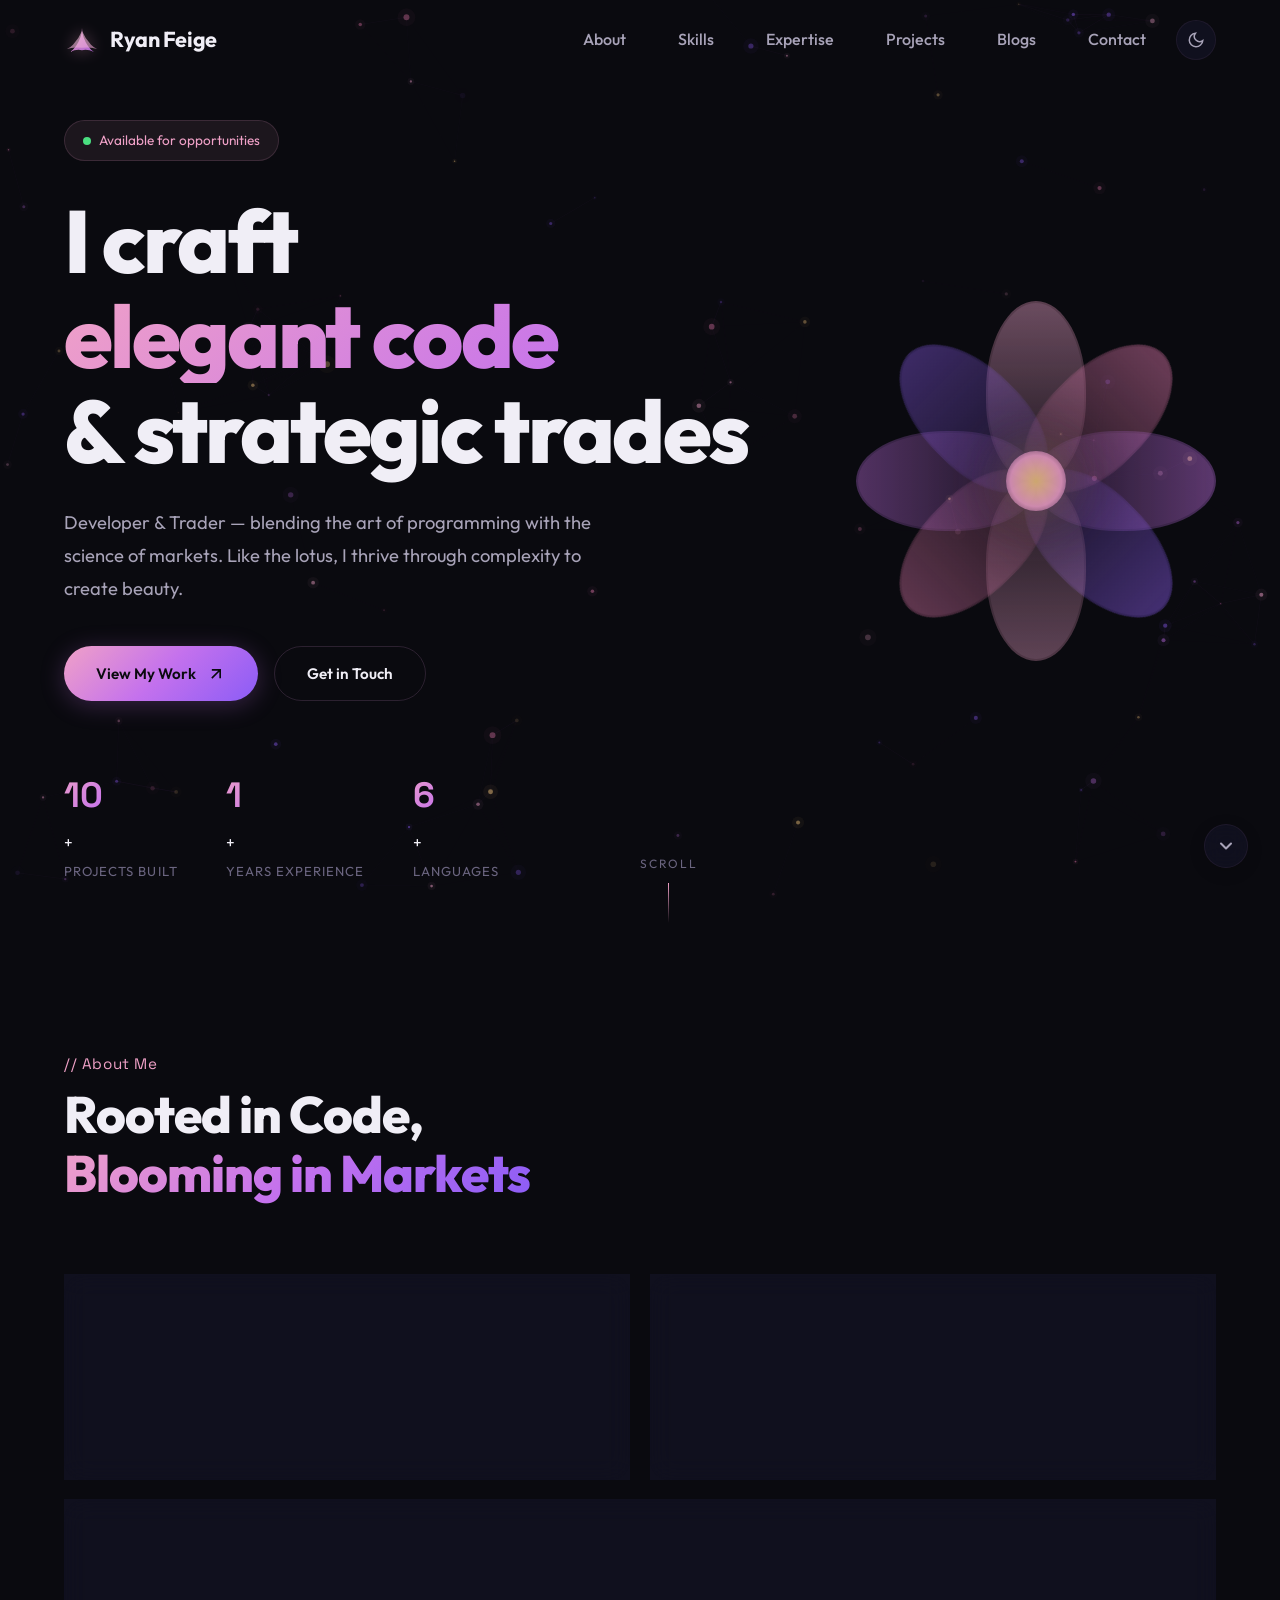
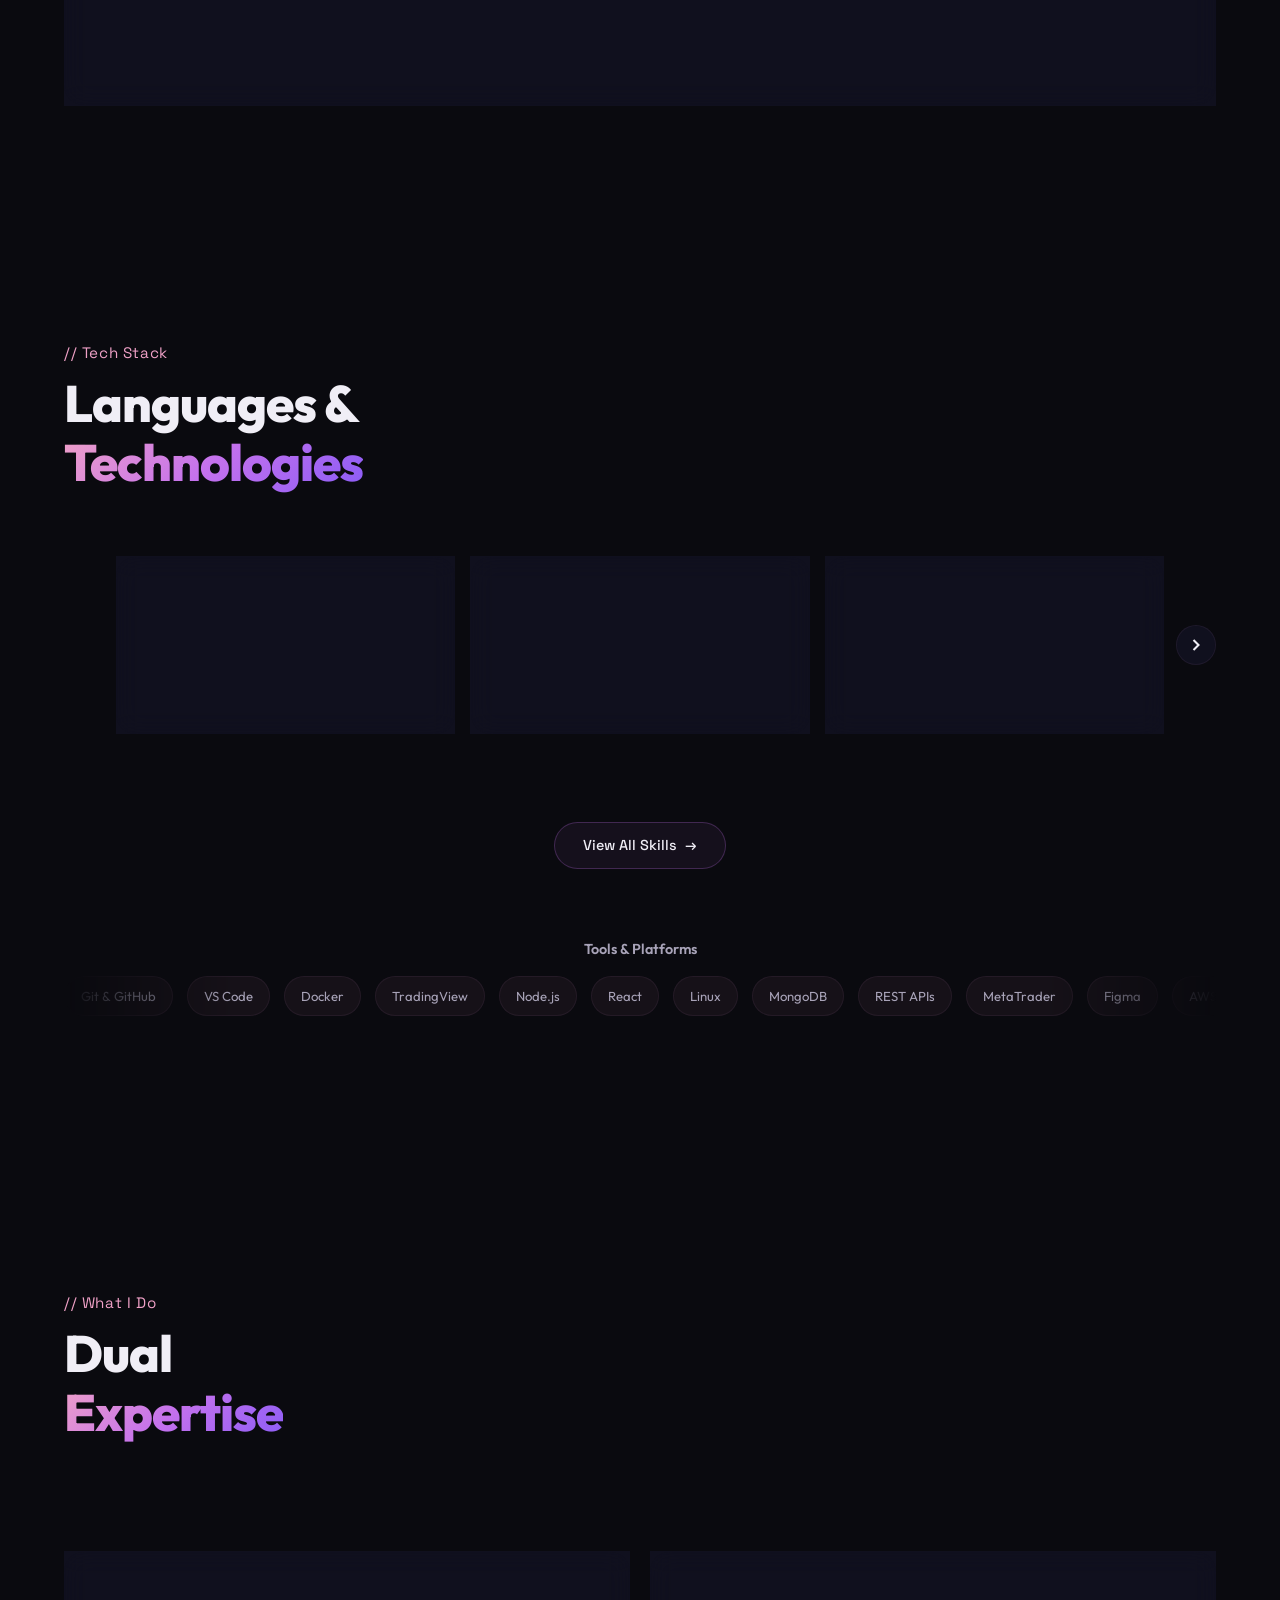
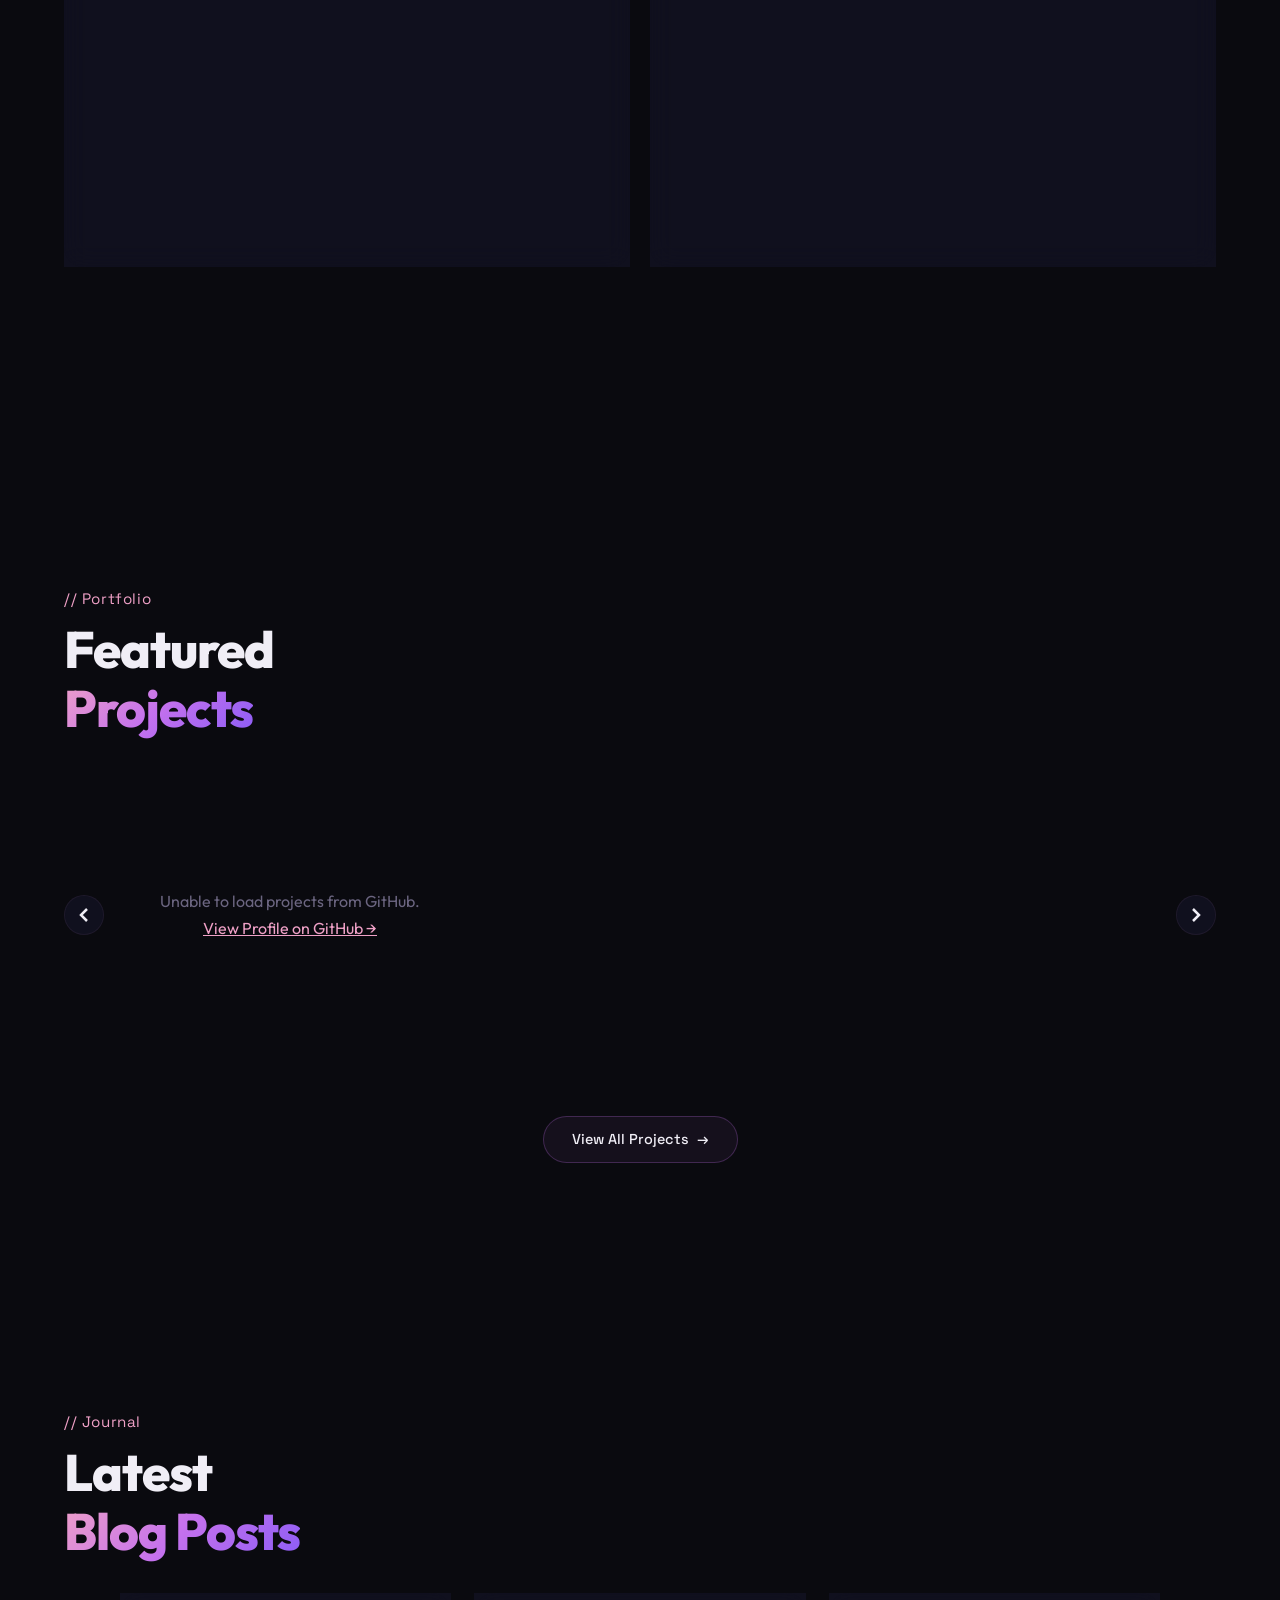
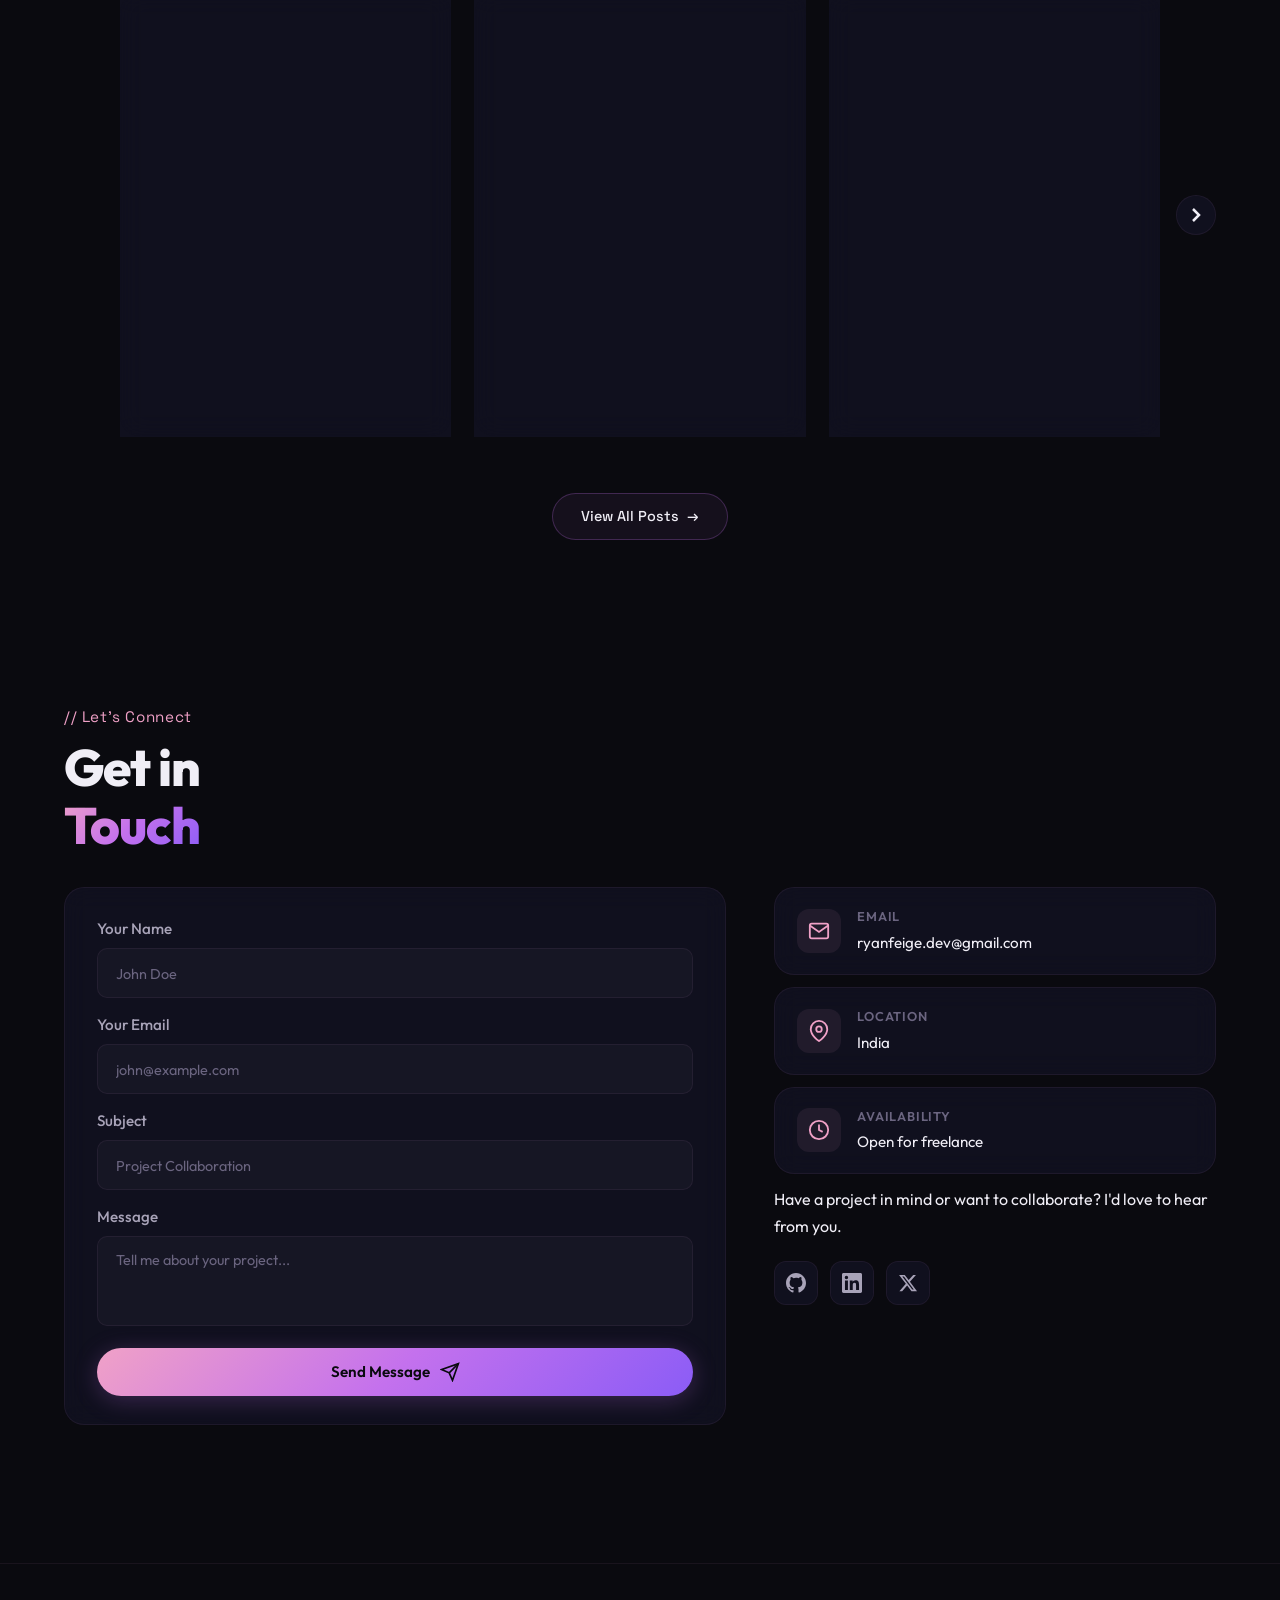
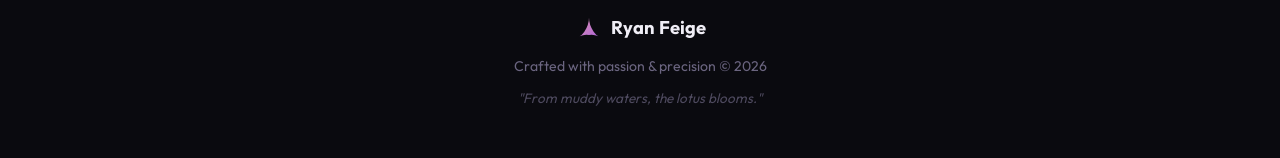
<file: index.html>
<!DOCTYPE html>
<html lang="en">

<head>
    <meta charset="UTF-8">
    <meta name="viewport" content="width=device-width, initial-scale=1.0">
    <meta name="description"
        content="Portfolio of Ryan Feige — Developer & Trader. Crafting elegant code and strategic trades with precision.">
    <meta name="keywords" content="developer, trader, portfolio, programming, web development">
    <meta name="author" content="Ryan Feige">
    <title>Ryan Feige | Developer & Trader Portfolio</title>
    <link rel="preconnect" href="https://fonts.googleapis.com">
    <link rel="preconnect" href="https://fonts.gstatic.com" crossorigin>
    <link
        href="https://fonts.googleapis.com/css2?family=Outfit:wght@300;400;500;600;700;800&family=Space+Grotesk:wght@400;500;600;700&display=swap"
        rel="stylesheet">
    <link rel="stylesheet" href="style.css">
    <base target="_blank">
</head>

<body>
    <!-- Animated Background -->
    <canvas id="lotus-canvas"></canvas>

    <!-- Navigation -->
    <nav id="navbar" class="navbar">
        <div class="nav-container">
            <a href="#hero" class="nav-logo">
                <svg class="lotus-icon" viewBox="0 0 60 50" width="36" height="30">
                    <path d="M30 5 Q30 20 20 35 Q15 42 10 45 Q20 40 30 42 Q40 40 50 45 Q45 42 40 35 Q30 20 30 5Z"
                        fill="url(#lotus-grad)" opacity="0.9" />
                    <path d="M30 10 Q25 22 15 33 Q10 38 5 40 Q15 36 30 38 Q45 36 55 40 Q50 38 45 33 Q35 22 30 10Z"
                        fill="url(#lotus-grad2)" opacity="0.6" />
                    <defs>
                        <linearGradient id="lotus-grad" x1="0%" y1="0%" x2="100%" y2="100%">
                            <stop offset="0%" style="stop-color:#f0a1c7" />
                            <stop offset="100%" style="stop-color:#c471ed" />
                        </linearGradient>
                        <linearGradient id="lotus-grad2" x1="0%" y1="0%" x2="100%" y2="100%">
                            <stop offset="0%" style="stop-color:#f5c6e0" />
                            <stop offset="100%" style="stop-color:#e8a0d0" />
                        </linearGradient>
                    </defs>
                </svg>
                <span>Ryan Feige</span>
            </a>
            <div class="nav-links" id="nav-links">
                <a href="#about" class="nav-link" data-section="about">About</a>
                <a href="#skills" class="nav-link" data-section="skills">Skills</a>
                <a href="#expertise" class="nav-link" data-section="expertise">Expertise</a>
                <a href="#projects" class="nav-link" data-section="projects">Projects</a>
                <a href="#blog" class="nav-link" data-section="blog">Blogs</a>
                <a href="#contact" class="nav-link" data-section="contact">Contact</a>
                <button class="theme-toggle" id="theme-toggle" aria-label="Toggle theme">
                    <svg class="moon-icon" viewBox="0 0 24 24" fill="none" stroke="currentColor" stroke-width="2">
                        <path d="M21 12.79A9 9 0 1111.21 3 7 7 0 0021 12.79z"/>
                    </svg>
                    <svg class="sun-icon" viewBox="0 0 24 24" fill="none" stroke="currentColor" stroke-width="2">
                        <circle cx="12" cy="12" r="5"/>
                        <path d="M12 1v2M12 21v2M4.22 4.22l1.42 1.42M18.36 18.36l1.42 1.42M1 12h2M21 12h2M4.22 19.78l1.42-1.42M18.36 5.64l1.42-1.42"/>
                    </svg>
                </button>
            </div>
            <button class="nav-toggle" id="nav-toggle" aria-label="Toggle navigation menu">
                <span></span>
                <span></span>
                <span></span>
            </button>
        </div>
    </nav>

    <!-- Hero Section -->
    <section id="hero" class="hero">
        <div class="hero-content">
            <div class="hero-badge">
                <span class="badge-dot"></span>
                Available for opportunities
            </div>
            <h1 class="hero-title">
                <span class="title-line">I craft</span>
                <span class="title-line gradient-text">elegant code</span>
                <span class="title-line">&amp; strategic trades</span>
            </h1>
            <p class="hero-subtitle">
                Developer & Trader — blending the art of programming with the science of markets.
                Like the lotus, I thrive through complexity to create beauty.
            </p>
            <div class="hero-cta">
                <a href="#projects" class="btn btn-primary" id="hero-cta-projects">
                    <span>View My Work</span>
                    <svg width="20" height="20" viewBox="0 0 24 24" fill="none" stroke="currentColor" stroke-width="2">
                        <path d="M7 17l9.2-9.2M17 17V7H7" />
                    </svg>
                </a>
                <a href="#contact" class="btn btn-secondary" id="hero-cta-contact">
                    <span>Get in Touch</span>
                </a>
            </div>
            <div class="hero-stats">
                <div class="stat-item">
                    <span class="stat-number" data-target="10">0</span>+
                    <span class="stat-label">Projects Built</span>
                </div>
                <div class="stat-item">
                    <span class="stat-number" data-target="1">0</span>+
                    <span class="stat-label">Years Experience</span>
                </div>
                <div class="stat-item">
                    <span class="stat-number" data-target="6">0</span>+
                    <span class="stat-label">Languages</span>
                </div>
            </div>
        </div>
        <div class="hero-visual">
            <div class="lotus-bloom">
                <div class="petal p1"></div>
                <div class="petal p2"></div>
                <div class="petal p3"></div>
                <div class="petal p4"></div>
                <div class="petal p5"></div>
                <div class="petal p6"></div>
                <div class="petal p7"></div>
                <div class="petal p8"></div>
                <div class="lotus-center"></div>
            </div>
        </div>
        <div class="scroll-indicator" id="scroll-indicator">
            <span>Scroll</span>
            <div class="scroll-line"></div>
        </div>
    </section>

    <!-- About Section -->
    <section id="about" class="section about">
        <div class="container">
            <div class="section-header">
                <span class="section-tag">// About Me</span>
                <h2 class="section-title">Rooted in Code,<br><span class="gradient-text">Blooming in Markets</span></h2>
            </div>
            <div class="about-grid">
                <div class="about-card glass-card" id="about-developer">
                    <div class="card-header">
                        <div class="card-icon">
                            <svg width="40" height="40" viewBox="0 0 24 24" fill="none" stroke="currentColor"
                                stroke-width="1.5">
                                <polyline points="16 18 22 12 16 6" />
                                <polyline points="8 6 2 12 8 18" />
                            </svg>
                        </div>
                        <h3>Developer</h3>
                    </div>
                    <p>I build modern, scalable applications with clean architecture. From front-end interfaces to
                        back-end systems, I transform ideas into polished digital experiences.</p>
                </div>
                <div class="about-card glass-card" id="about-trader">
                    <div class="card-header">
                        <div class="card-icon">
                            <svg width="40" height="40" viewBox="0 0 24 24" fill="none" stroke="currentColor"
                                stroke-width="1.5">
                                <polyline points="22 7 13.5 15.5 8.5 10.5 2 17" />
                                <polyline points="16 7 22 7 22 13" />
                            </svg>
                        </div>
                        <h3>Trader</h3>
                    </div>
                    <p>I analyze markets with a blend of technical analysis and algorithmic strategies. Disciplined risk
                        management and data-driven decisions fuel my trading approach.</p>
                </div>
                <div class="about-card glass-card full-width" id="about-philosophy">
                    <div class="card-header">
                        <div class="card-icon">
                            <svg width="40" height="40" viewBox="0 0 24 24" fill="none" stroke="currentColor"
                                stroke-width="1.5">
                                <circle cx="12" cy="12" r="10" />
                                <path d="M12 2a14.5 14.5 0 0 0 0 20 14.5 14.5 0 0 0 0-20" />
                                <path d="M2 12h20" />
                            </svg>
                        </div>
                        <h3>My Philosophy</h3>
                    </div>
                    <p>The lotus flower grows from muddy waters yet blooms untouched and pure. Similarly, I believe in
                        rising through challenges — writing code that's elegant under complexity, and making trades that
                        stay disciplined under pressure. Every line of code and every trade is guided by patience,
                        precision, and continuous growth.</p>
                </div>
            </div>
        </div>
    </section>

    <!-- Skills Section -->
    <section id="skills" class="section skills">
        <div class="container">
            <div class="section-header">
                <span class="section-tag">// Tech Stack</span>
                <h2 class="section-title">Languages &<br><span class="gradient-text">Technologies</span></h2>
            </div>
            <div class="skills-carousel-wrapper">
                <button class="carousel-btn carousel-prev" id="skills-prev" aria-label="Previous skills">
                    <svg width="20" height="20" viewBox="0 0 24 24" fill="none" stroke="currentColor" stroke-width="2.5">
                        <polyline points="15 18 9 12 15 6" />
                    </svg>
                </button>
                <div class="skills-carousel" id="skills-carousel">
                    <div class="skill-card glass-card" id="skill-python">
                        <div class="skill-icon python-icon">
                            <svg viewBox="0 0 24 24" width="28" height="28" fill="currentColor">
                                <path
                                    d="M12 2C6.48 2 6 4.02 6 5.5V8h6v1H4.5C2.57 9 1 10.74 1 13s1.57 4 3.5 4H6v-2.5C6 12.57 7.57 11 9.5 11H14.5C15.88 11 17 9.88 17 8.5V5.5C17 3.57 14.97 2 12 2zm-1.5 2a1 1 0 110 2 1 1 0 010-2z" />
                                <path
                                    d="M12 22c5.52 0 6-2.02 6-3.5V16h-6v-1h7.5c1.93 0 3.5-1.74 3.5-4s-1.57-4-3.5-4H18v2.5c0 1.93-1.57 3.5-3.5 3.5H9.5C8.12 13 7 14.12 7 15.5v3c0 1.93 2.03 3.5 5 3.5zm1.5-2a1 1 0 110-2 1 1 0 010 2z" />
                            </svg>
                        </div>
                        <h4>Python</h4>
                    </div>
                    <div class="skill-card glass-card" id="skill-javascript">
                        <div class="skill-icon js-icon">
                            <svg viewBox="0 0 24 24" width="28" height="28" fill="currentColor">
                                <path
                                    d="M3 3h18v18H3V3zm4.73 15.04c.4.85 1.19 1.55 2.54 1.55 1.5 0 2.53-.79 2.53-2.55v-5.78h-1.7v5.74c0 .86-.35 1.08-.9 1.08-.58 0-.82-.4-1.09-.87l-1.38.83zm5.98-.18c.5.98 1.51 1.73 3.09 1.73 1.6 0 2.8-.83 2.8-2.36 0-1.41-.81-2.04-2.25-2.66l-.42-.18c-.73-.31-1.04-.52-1.04-1.02 0-.41.31-.73.81-.73.48 0 .8.21 1.09.73l1.31-.87c-.55-.96-1.33-1.33-2.4-1.33-1.51 0-2.48.96-2.48 2.23 0 1.38.81 2.03 2.03 2.55l.42.18c.78.34 1.24.55 1.24 1.13 0 .48-.45.83-1.15.83-.83 0-1.31-.43-1.67-1.03l-1.38.8z" />
                            </svg>
                        </div>
                        <h4>JavaScript</h4>
                    </div>
                    <div class="skill-card glass-card" id="skill-java">
                        <div class="skill-icon java-icon">
                            <svg viewBox="0 0 24 24" width="28" height="28" fill="currentColor">
                                <path
                                    d="M8.851 18.56s-.917.534.653.714c1.902.218 2.874.187 4.969-.211 0 0 .552.346 1.321.646-4.699 2.013-10.633-.118-6.943-1.149M8.276 15.933s-1.028.761.542.924c2.032.209 3.636.227 6.413-.308 0 0 .384.389.987.602-5.679 1.661-12.007.13-7.942-1.218M13.116 11.475c1.158 1.333-.304 2.533-.304 2.533s2.939-1.518 1.589-3.418c-1.261-1.772-2.228-2.652 3.007-5.688 0 0-8.216 2.051-4.292 6.573" />
                                <path
                                    d="M19.33 20.504s.679.559-.747.991c-2.712.822-11.288 1.069-13.669.033-.856-.373.75-.89 1.254-.998.527-.114.828-.093.828-.093-.953-.671-6.156 1.317-2.643 1.886 9.578 1.554 17.462-.7 14.977-1.819M9.292 13.21s-4.362 1.036-1.544 1.412c1.189.159 3.561.123 5.77-.062 1.806-.152 3.618-.477 3.618-.477s-.637.272-1.098.587c-4.429 1.165-12.986.623-10.522-.568 2.082-1.006 3.776-.892 3.776-.892M17.116 17.584c4.503-2.34 2.421-4.589.968-4.285-.356.074-.515.138-.515.138s.132-.207.385-.297c2.875-1.011 5.086 2.981-.929 4.562 0 0 .07-.062.091-.118" />
                            </svg>
                        </div>
                        <h4>Java</h4>
                    </div>
                    <div class="skill-card glass-card" id="skill-cpp">
                        <div class="skill-icon cpp-icon">
                            <svg viewBox="0 0 24 24" width="28" height="28" fill="currentColor">
                                <path
                                    d="M20.66 7l-.87-.5L12.2 2.27a.51.51 0 00-.4 0l-8.46 4.88-.14.1A1 1 0 003 8v8a1 1 0 00.52.87l8.4 4.86a.93.93 0 00.56.1.56.56 0 00.34-.1L21 16.88a1 1 0 00.44-.78V8a1.22 1.22 0 00-.78-1zM12 15.5A3.5 3.5 0 1115.5 12a3.5 3.5 0 01-3.5 3.5zm4.5-2h-1v-1h-1v1h-1v1h1v1h1v-1h1zm4 0h-1v-1h-1v1h-1v1h1v1h1v-1h1z" />
                            </svg>
                        </div>
                        <h4>C / C++</h4>
                    </div>
                    <div class="skill-card glass-card" id="skill-html-css">
                        <div class="skill-icon html-icon">
                            <svg viewBox="0 0 24 24" width="28" height="28" fill="currentColor">
                                <path
                                    d="M1.5 0h21l-1.91 21.563L11.977 24l-8.564-2.438L1.5 0zm7.031 9.75l-.232-2.718 10.059.003.076-.757.076-.771.076-.758H6.792l.608 6.747H14.7l-.261 2.903-2.439.657-2.439-.657-.163-1.823H7.623l.331 3.663L12 17.854l4.047-1.149.544-6.097H8.531v.142z" />
                            </svg>
                        </div>
                        <h4>HTML & CSS</h4>
                    </div>
                    <div class="skill-card glass-card" id="skill-sql">
                        <div class="skill-icon sql-icon">
                            <svg viewBox="0 0 24 24" width="28" height="28" fill="currentColor">
                                <path
                                    d="M12 3C7.58 3 4 4.79 4 7v10c0 2.21 3.58 4 8 4s8-1.79 8-4V7c0-2.21-3.58-4-8-4zm0 2c3.87 0 6 1.5 6 2s-2.13 2-6 2-6-1.5-6-2 2.13-2 6-2zM6 9.26C7.53 10.08 9.63 10.5 12 10.5s4.47-.42 6-1.24V12c0 .5-2.13 2-6 2s-6-1.5-6-2V9.26zm0 5C7.53 15.08 9.63 15.5 12 15.5s4.47-.42 6-1.24V17c0 .5-2.13 2-6 2s-6-1.5-6-2v-2.74z" />
                            </svg>
                        </div>
                        <h4>SQL</h4>
                    </div>
                </div>
                <button class="carousel-btn carousel-next" id="skills-next" aria-label="Next skills">
                    <svg width="20" height="20" viewBox="0 0 24 24" fill="none" stroke="currentColor" stroke-width="2.5">
                        <polyline points="9 18 15 12 9 6" />
                    </svg>
                </button>
            </div>
            <div class="view-all-row">
                <a href="view-all-skills.html" class="view-all-btn" target="_self">
                    View All Skills <span class="arrow">→</span>
                </a>
            </div>
            <div class="tools-section">
                <h3 class="tools-title">Tools & Platforms</h3>
                <div class="tools-marquee">
                    <div class="marquee-track">
                        <span class="tool-chip">Git & GitHub</span>
                        <span class="tool-chip">VS Code</span>
                        <span class="tool-chip">Docker</span>
                        <span class="tool-chip">TradingView</span>
                        <span class="tool-chip">Node.js</span>
                        <span class="tool-chip">React</span>
                        <span class="tool-chip">Linux</span>
                        <span class="tool-chip">MongoDB</span>
                        <span class="tool-chip">REST APIs</span>
                        <span class="tool-chip">MetaTrader</span>
                        <span class="tool-chip">Figma</span>
                        <span class="tool-chip">AWS</span>
                        <!-- Duplicates for seamless loop -->
                        <span class="tool-chip">Git & GitHub</span>
                        <span class="tool-chip">VS Code</span>
                        <span class="tool-chip">Docker</span>
                        <span class="tool-chip">TradingView</span>
                        <span class="tool-chip">Node.js</span>
                        <span class="tool-chip">React</span>
                        <span class="tool-chip">Linux</span>
                        <span class="tool-chip">MongoDB</span>
                        <span class="tool-chip">REST APIs</span>
                        <span class="tool-chip">MetaTrader</span>
                        <span class="tool-chip">Figma</span>
                        <span class="tool-chip">AWS</span>
                    </div>
                </div>
            </div>
        </div>
    </section>

    <!-- Expertise Section -->
    <section id="expertise" class="section expertise">
        <div class="container">
            <div class="section-header">
                <span class="section-tag">// What I Do</span>
                <h2 class="section-title">Dual<br><span class="gradient-text">Expertise</span></h2>
            </div>
            <div class="expertise-grid">
                <div class="expertise-card glass-card" id="expertise-dev">
                    <div class="expertise-number">01</div>
                    <h3>Software Development</h3>
                    <ul class="expertise-list">
                        <li>
                            <span class="list-icon">◈</span>
                            <span>Full-stack web application development</span>
                        </li>
                        <li>
                            <span class="list-icon">◈</span>
                            <span>RESTful API design & microservices</span>
                        </li>
                        <li>
                            <span class="list-icon">◈</span>
                            <span>Database architecture & optimization</span>
                        </li>
                        <li>
                            <span class="list-icon">◈</span>
                            <span>Clean code & scalable architecture</span>
                        </li>
                        <li>
                            <span class="list-icon">◈</span>
                            <span>Automation & scripting solutions</span>
                        </li>
                    </ul>
                </div>
                <div class="expertise-card glass-card" id="expertise-trade">
                    <div class="expertise-number">02</div>
                    <h3>Trading & Analysis</h3>
                    <ul class="expertise-list">
                        <li>
                            <span class="list-icon">◈</span>
                            <span>Technical & fundamental analysis</span>
                        </li>
                        <li>
                            <span class="list-icon">◈</span>
                            <span>Algorithmic trading bot development</span>
                        </li>
                        <li>
                            <span class="list-icon">◈</span>
                            <span>Risk management & portfolio strategy</span>
                        </li>
                        <li>
                            <span class="list-icon">◈</span>
                            <span>Market data visualization dashboards</span>
                        </li>
                        <li>
                            <span class="list-icon">◈</span>
                            <span>Backtesting & strategy optimization</span>
                        </li>
                    </ul>
                </div>
            </div>
        </div>
    </section>

    <!-- Projects Section -->
    <section id="projects" class="section projects">
        <div class="container">
            <div class="section-header">
                <span class="section-tag">// Portfolio</span>
                <h2 class="section-title">Featured<br><span class="gradient-text">Projects</span></h2>
            </div>
            <div class="projects-carousel-wrapper">
                <button class="carousel-btn carousel-prev" id="carousel-prev" aria-label="Previous projects">
                    <svg width="24" height="24" viewBox="0 0 24 24" fill="none" stroke="currentColor"
                        stroke-width="2.5">
                        <polyline points="15 18 9 12 15 6" />
                    </svg>
                </button>
                <div class="projects-carousel" id="projects-carousel">
                    <!-- Projects injected dynamically via JS -->
                    <div class="carousel-loading">
                        <div class="loading-spinner"></div>
                        <p>Loading projects from GitHub...</p>
                    </div>
                </div>
                <button class="carousel-btn carousel-next" id="carousel-next" aria-label="Next projects">
                    <svg width="24" height="24" viewBox="0 0 24 24" fill="none" stroke="currentColor"
                        stroke-width="2.5">
                        <polyline points="9 18 15 12 9 6" />
                    </svg>
                </button>
            </div>
            <div class="view-all-row">
                <a href="view-all-projects.html" class="view-all-btn" target="_self">
                    View All Projects <span class="arrow">→</span>
                </a>
            </div>
        </div>
    </section>

    <!-- Blog Section -->
    <section id="blog" class="section blog">
        <div class="container">
            <div class="section-header">
                <span class="section-tag">// Journal</span>
                <h2 class="section-title">Latest<br><span class="gradient-text">Blog Posts</span></h2>
            </div>
            <div class="projects-carousel-wrapper">
                <button class="carousel-btn carousel-prev" id="blogs-prev" aria-label="Previous posts">
                    <svg width="24" height="24" viewBox="0 0 24 24" fill="none" stroke="currentColor"
                        stroke-width="2.5">
                        <polyline points="15 18 9 12 15 6" />
                    </svg>
                </button>
                <div class="projects-carousel blog-carousel" id="blogs-carousel">
                    <div class="carousel-loading">
                        <div class="loading-spinner"></div>
                        <p>Loading blog posts...</p>
                    </div>
                </div>
                <button class="carousel-btn carousel-next" id="blogs-next" aria-label="Next posts">
                    <svg width="24" height="24" viewBox="0 0 24 24" fill="none" stroke="currentColor"
                        stroke-width="2.5">
                        <polyline points="9 18 15 12 9 6" />
                    </svg>
                </button>
            </div>
            <div class="view-all-row">
                <a href="view-all-blogs.html" class="view-all-btn" target="_self">
                    View All Posts <span class="arrow">→</span>
                </a>
            </div>
        </div>
    </section>

    <!-- Contact Section -->
    <section id="contact" class="section contact">
        <div class="container">
            <div class="section-header">
                <span class="section-tag">// Let's Connect</span>
                <h2 class="section-title">Get in<br><span class="gradient-text">Touch</span></h2>
            </div>
            <div class="contact-grid">
                <form class="contact-form glass-card" id="contact-form" method="POST" action="https://api.web3forms.com/submit">
                    <input type="hidden" name="access_key" value="b9a28031-e686-4e8f-97ca-750fe9f4589f">
                    <div class="form-group">
                        <label for="name">Your Name</label>
                        <input type="text" id="name" name="name" placeholder="John Doe" required>
                    </div>
                    <div class="form-group">
                        <label for="email">Your Email</label>
                        <input type="email" id="email" name="email" placeholder="john@example.com" required>
                    </div>
                    <div class="form-group">
                        <label for="subject">Subject</label>
                        <input type="text" id="subject" name="subject" placeholder="Project Collaboration" required>
                    </div>
                    <div class="form-group">
                        <label for="message">Message</label>
                        <textarea id="message" name="message" rows="3" placeholder="Tell me about your project..."
                            required></textarea>
                    </div>
                    <button type="submit" class="btn btn-primary btn-full" id="contact-submit">
                        <span>Send Message</span>
                        <svg width="20" height="20" viewBox="0 0 24 24" fill="none" stroke="currentColor"
                            stroke-width="2">
                            <line x1="22" y1="2" x2="11" y2="13" />
                            <polygon points="22 2 15 22 11 13 2 9 22 2" />
                        </svg>
                    </button>
                </form>
                <div class="contact-info">
                    <div class="info-card glass-card" id="info-email">
                        <div class="info-icon">
                            <svg width="24" height="24" viewBox="0 0 24 24" fill="none" stroke="currentColor"
                                stroke-width="2">
                                <path d="M4 4h16c1.1 0 2 .9 2 2v12c0 1.1-.9 2-2 2H4c-1.1 0-2-.9-2-2V6c0-1.1.9-2 2-2z" />
                                <polyline points="22,6 12,13 2,6" />
                            </svg>
                        </div>
                        <div>
                            <h4>Email</h4>
                            <p>ryanfeige.dev@gmail.com</p>
                        </div>
                    </div>
                    <div class="info-card glass-card" id="info-location">
                        <div class="info-icon">
                            <svg width="24" height="24" viewBox="0 0 24 24" fill="none" stroke="currentColor"
                                stroke-width="2">
                                <path d="M21 10c0 7-9 13-9 13s-9-6-9-13a9 9 0 0118 0z" />
                                <circle cx="12" cy="10" r="3" />
                            </svg>
                        </div>
                        <div>
                            <h4>Location</h4>
                            <p>India</p>
                        </div>
                    </div>
                    <div class="info-card glass-card" id="info-availability">
                        <div class="info-icon">
                            <svg width="24" height="24" viewBox="0 0 24 24" fill="none" stroke="currentColor"
                                stroke-width="2">
                                <circle cx="12" cy="12" r="10" />
                                <polyline points="12 6 12 12 16 14" />
                            </svg>
                        </div>
                        <div>
                            <h4>Availability</h4>
                            <p>Open for freelance</p>
                        </div>
                    </div>
                    <p class="contact-desc">Have a project in mind or want to collaborate? I'd love to hear from you.
                    </p>
                    <div class="social-links">
                        <a href="https://github.com/RyanFeige" target="_blank" rel="noopener noreferrer"
                            class="social-link" id="social-github" aria-label="GitHub Profile">
                            <svg width="22" height="22" viewBox="0 0 24 24" fill="currentColor">
                                <path
                                    d="M12 0C5.374 0 0 5.373 0 12c0 5.302 3.438 9.8 8.207 11.387.599.111.793-.261.793-.577v-2.234c-3.338.726-4.033-1.416-4.033-1.416-.546-1.387-1.333-1.756-1.333-1.756-1.089-.745.083-.729.083-.729 1.205.084 1.839 1.237 1.839 1.237 1.07 1.834 2.807 1.304 3.492.997.107-.775.418-1.305.762-1.604-2.665-.305-5.467-1.334-5.467-5.931 0-1.311.469-2.381 1.236-3.221-.124-.303-.535-1.524.117-3.176 0 0 1.008-.322 3.301 1.23A11.509 11.509 0 0112 5.803c1.02.005 2.047.138 3.006.404 2.291-1.552 3.297-1.23 3.297-1.23.653 1.653.242 2.874.118 3.176.77.84 1.235 1.911 1.235 3.221 0 4.609-2.807 5.624-5.479 5.921.43.372.823 1.102.823 2.222v3.293c0 .319.192.694.801.576C20.566 21.797 24 17.3 24 12c0-6.627-5.373-12-12-12z" />
                            </svg>
                        </a>
                        <a href="https://www.linkedin.com/in/ryan-feige-93aaa53ba/" target="_blank"
                            rel="noopener noreferrer" class="social-link" id="social-linkedin"
                            aria-label="LinkedIn Profile">
                            <svg width="22" height="22" viewBox="0 0 24 24" fill="currentColor">
                                <path
                                    d="M20.447 20.452h-3.554v-5.569c0-1.328-.027-3.037-1.852-3.037-1.853 0-2.136 1.445-2.136 2.939v5.667H9.351V9h3.414v1.561h.046c.477-.9 1.637-1.85 3.37-1.85 3.601 0 4.267 2.37 4.267 5.455v6.286zM5.337 7.433a2.062 2.062 0 01-2.063-2.065 2.064 2.064 0 112.063 2.065zm1.782 13.019H3.555V9h3.564v11.452zM22.225 0H1.771C.792 0 0 .774 0 1.729v20.542C0 23.227.792 24 1.771 24h20.451C23.2 24 24 23.227 24 22.271V1.729C24 .774 23.2 0 22.222 0h.003z" />
                            </svg>
                        </a>
                        <a href="https://x.com/theryanfeige" target="_blank" rel="noopener noreferrer"
                            class="social-link" id="social-twitter" aria-label="Twitter Profile">
                            <svg width="22" height="22" viewBox="0 0 24 24" fill="currentColor">
                                <path
                                    d="M18.244 2.25h3.308l-7.227 8.26 8.502 11.24H16.17l-5.214-6.817L4.99 21.75H1.68l7.73-8.835L1.254 2.25H8.08l4.713 6.231zm-1.161 17.52h1.833L7.084 4.126H5.117z" />
                            </svg>
                        </a>
                    </div>
                </div>
            </div>
        </div>
    </section>

    <!-- Footer -->
    <footer class="footer">
        <div class="container">
            <div class="footer-content">
                <div class="footer-logo">
                    <svg class="lotus-icon" viewBox="0 0 60 50" width="28" height="24">
                        <path d="M30 5 Q30 20 20 35 Q15 42 10 45 Q20 40 30 42 Q40 40 50 45 Q45 42 40 35 Q30 20 30 5Z"
                            fill="url(#lotus-grad)" opacity="0.9" />
                    </svg>
                    <span>Ryan Feige</span>
                </div>
                <p class="footer-text">Crafted with passion & precision © 2026</p>
                <p class="footer-quote">"From muddy waters, the lotus blooms."</p>
            </div>
        </div>
    </footer>

    <script src="script.js"></script>

    <!-- Scroll Navigation Buttons -->
    <div class="scroll-nav-group">
        <button id="scroll-up-btn" class="scroll-nav-btn" aria-label="Scroll up">
            <svg viewBox="0 0 24 24" fill="none" stroke="currentColor" stroke-width="2.5" stroke-linecap="round" stroke-linejoin="round">
                <path d="M18 15l-6-6-6 6"/>
            </svg>
        </button>
        <button id="scroll-down-btn" class="scroll-nav-btn" aria-label="Scroll down">
            <svg viewBox="0 0 24 24" fill="none" stroke="currentColor" stroke-width="2.5" stroke-linecap="round" stroke-linejoin="round">
                <path d="M6 9l6 6 6-6"/>
            </svg>
        </button>
    </div>
</body>

</html>
</file>
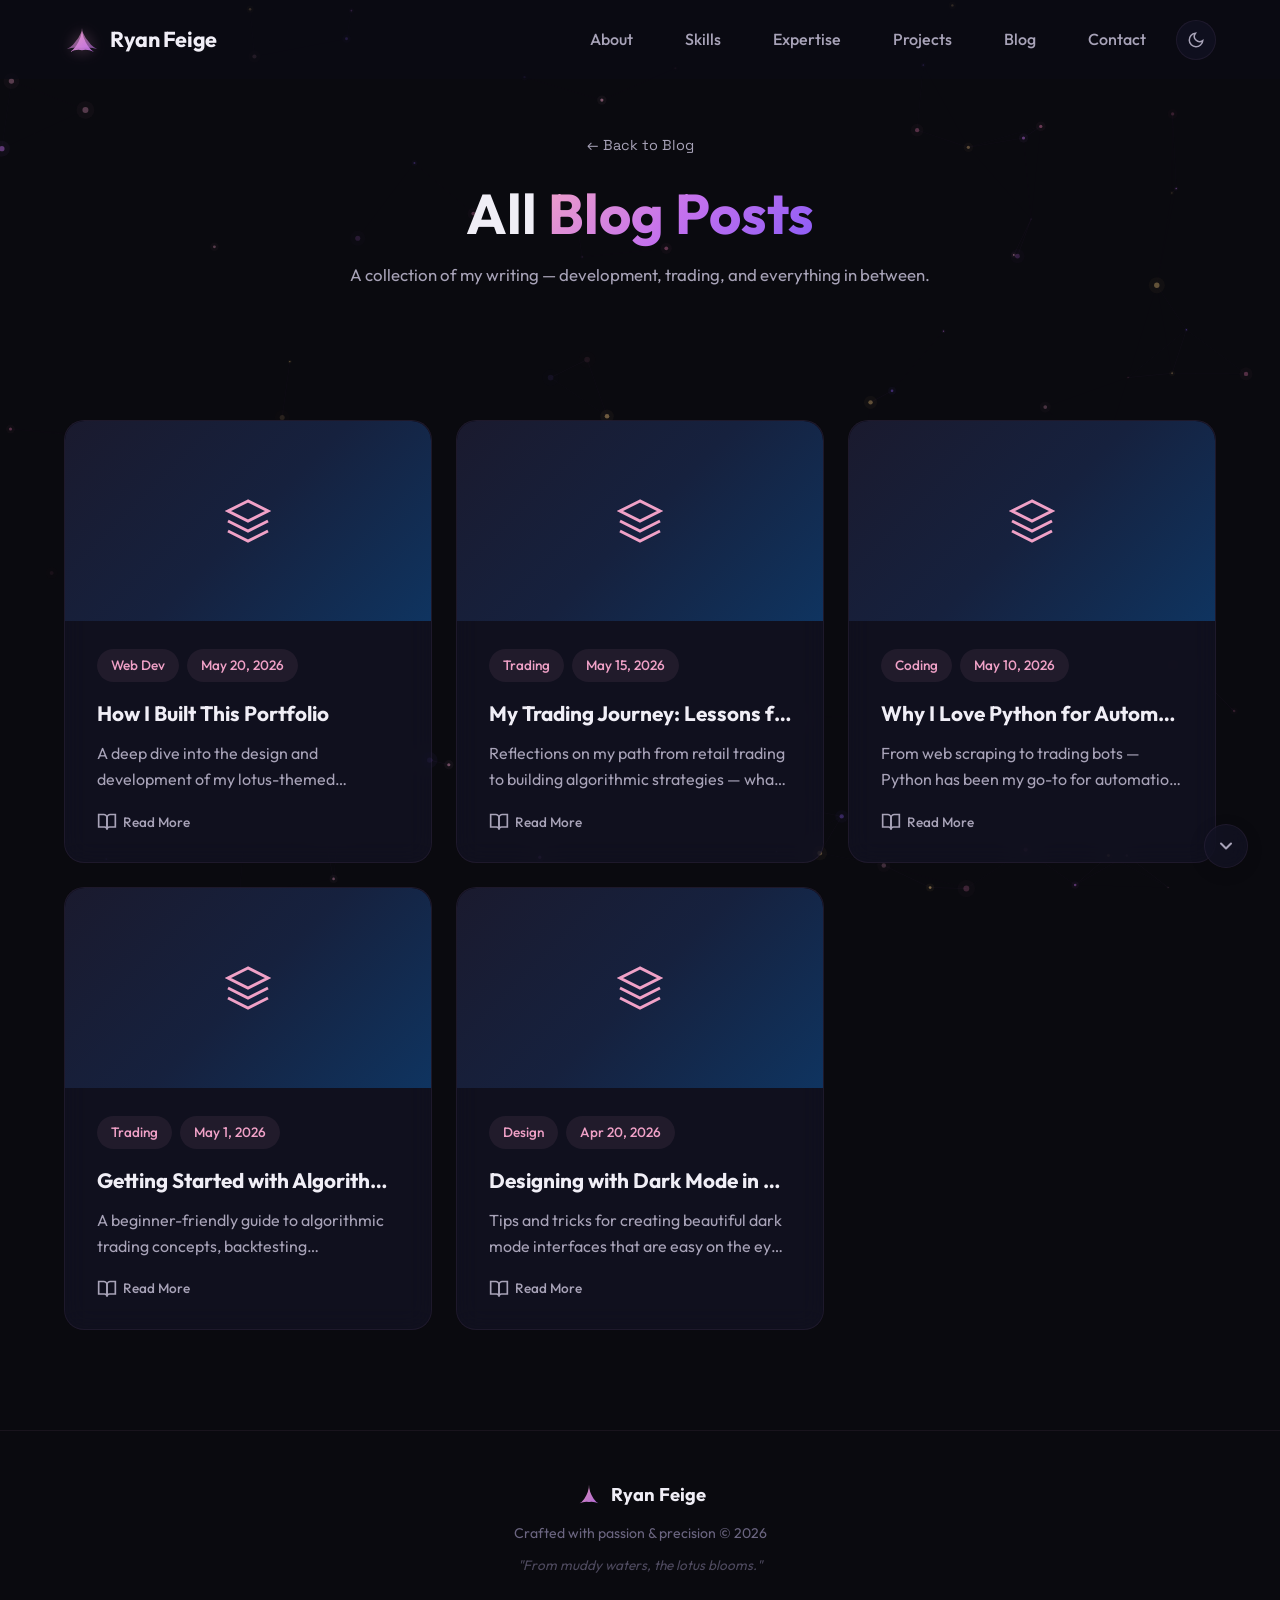
<file: view-all-blogs.html>
<!DOCTYPE html>
<html lang="en">

<head>
    <meta charset="UTF-8">
    <meta name="viewport" content="width=device-width, initial-scale=1.0">
    <meta name="description" content="All blog posts by Ryan Feige — Developer & Trader.">
    <meta name="author" content="Ryan Feige">
    <title>All Blog Posts | Ryan Feige</title>
    <link rel="preconnect" href="https://fonts.googleapis.com">
    <link rel="preconnect" href="https://fonts.gstatic.com" crossorigin>
    <link
        href="https://fonts.googleapis.com/css2?family=Outfit:wght@300;400;500;600;700;800&family=Space+Grotesk:wght@400;500;600;700&display=swap"
        rel="stylesheet">
    <link rel="stylesheet" href="style.css">
</head>

<body class="view-all-page">
    <canvas id="lotus-canvas"></canvas>

    <!-- Navigation -->
    <nav id="navbar" class="navbar">
        <div class="nav-container">
            <a href="index.html" class="nav-logo">
                <svg class="lotus-icon" viewBox="0 0 60 50" width="36" height="30">
                    <defs>
                        <linearGradient id="lotus-grad" x1="0%" y1="0%" x2="100%" y2="100%">
                            <stop offset="0%" style="stop-color:#f0a1c7" />
                            <stop offset="100%" style="stop-color:#c471ed" />
                        </linearGradient>
                    </defs>
                    <path d="M30 5 Q30 20 20 35 Q15 42 10 45 Q20 40 30 42 Q40 40 50 45 Q45 42 40 35 Q30 20 30 5Z"
                        fill="url(#lotus-grad)" opacity="0.9" />
                    <path d="M30 10 Q25 22 15 33 Q10 38 5 40 Q15 36 30 38 Q45 36 55 40 Q50 38 45 33 Q35 22 30 10Z"
                        fill="url(#lotus-grad)" opacity="0.6" />
                </svg>
                <span>Ryan Feige</span>
            </a>
            <div class="nav-links" id="nav-links">
                <a href="index.html#about" class="nav-link">About</a>
                <a href="index.html#skills" class="nav-link">Skills</a>
                <a href="index.html#expertise" class="nav-link">Expertise</a>
                <a href="index.html#projects" class="nav-link">Projects</a>
                <a href="index.html#blog" class="nav-link">Blog</a>
                <a href="index.html#contact" class="nav-link">Contact</a>
                <button class="theme-toggle" id="theme-toggle" aria-label="Toggle theme">
                    <svg class="moon-icon" viewBox="0 0 24 24" fill="none" stroke="currentColor" stroke-width="2">
                        <path d="M21 12.79A9 9 0 1111.21 3 7 7 0 0021 12.79z"/>
                    </svg>
                    <svg class="sun-icon" viewBox="0 0 24 24" fill="none" stroke="currentColor" stroke-width="2">
                        <circle cx="12" cy="12" r="5"/>
                        <path d="M12 1v2M12 21v2M4.22 4.22l1.42 1.42M18.36 18.36l1.42 1.42M1 12h2M21 12h2M4.22 19.78l1.42-1.42M18.36 5.64l1.42-1.42"/>
                    </svg>
                </button>
            </div>
            <button class="nav-toggle" id="nav-toggle" aria-label="Toggle navigation menu">
                <span></span>
                <span></span>
                <span></span>
            </button>
        </div>
    </nav>

    <!-- Page Header -->
    <section class="view-all-hero">
        <div class="container">
            <div class="view-all-hero-content">
                <a href="index.html#blog" class="view-all-breadcrumb">← Back to Blog</a>
                <h1 class="view-all-title">All <span class="gradient-text">Blog Posts</span></h1>
                <p class="view-all-subtitle">A collection of my writing — development, trading, and everything in between.</p>
            </div>
        </div>
    </section>

    <!-- All Blog Posts -->
    <section class="view-all-section" id="blogs-all">
        <div class="container">
            <div class="projects-grid-full" id="blog-grid-full">
                <div class="carousel-loading">
                    <div class="loading-spinner"></div>
                    <p>Loading blog posts...</p>
                </div>
            </div>
        </div>
    </section>

    <!-- Footer -->
    <footer class="footer">
        <div class="container">
            <div class="footer-content">
                <div class="footer-logo">
                    <svg class="lotus-icon" viewBox="0 0 60 50" width="28" height="24">
                        <path d="M30 5 Q30 20 20 35 Q15 42 10 45 Q20 40 30 42 Q40 40 50 45 Q45 42 40 35 Q30 20 30 5Z"
                            fill="url(#lotus-grad)" opacity="0.9" />
                    </svg>
                    <span>Ryan Feige</span>
                </div>
                <p class="footer-text">Crafted with passion & precision © 2026</p>
                <p class="footer-quote">"From muddy waters, the lotus blooms."</p>
            </div>
        </div>
    </footer>

    <script src="view-all-blogs.js"></script>

    <!-- Scroll Navigation Buttons -->
    <div class="scroll-nav-group">
        <button id="scroll-up-btn" class="scroll-nav-btn" aria-label="Scroll up">
            <svg viewBox="0 0 24 24" fill="none" stroke="currentColor" stroke-width="2.5" stroke-linecap="round" stroke-linejoin="round">
                <path d="M18 15l-6-6-6 6"/>
            </svg>
        </button>
        <button id="scroll-down-btn" class="scroll-nav-btn" aria-label="Scroll down">
            <svg viewBox="0 0 24 24" fill="none" stroke="currentColor" stroke-width="2.5" stroke-linecap="round" stroke-linejoin="round">
                <path d="M6 9l6 6 6-6"/>
            </svg>
        </button>
    </div>
    <script>
        document.addEventListener('DOMContentLoaded', function() {
            var upBtn = document.getElementById('scroll-up-btn');
            var downBtn = document.getElementById('scroll-down-btn');
            if (!upBtn || !downBtn) return;
            var sections = Array.from(document.querySelectorAll('section[id]'));
            function findIndex() {
                var mid = window.scrollY + window.innerHeight / 3;
                for (var i = sections.length - 1; i >= 0; i--) {
                    if (sections[i].offsetTop <= mid + 50) return i;
                }
                return 0;
            }
            function update() {
                var atTop = window.scrollY < 100;
                var atBottom = document.documentElement.scrollHeight - window.scrollY - window.innerHeight < 30;
                upBtn.classList.toggle('visible', !atTop);
                downBtn.classList.toggle('visible', !atBottom);
            }
            downBtn.addEventListener('click', function() {
                var idx = findIndex();
                if (idx >= sections.length - 1) {
                    window.scrollTo({ top: document.documentElement.scrollHeight, behavior: 'smooth' });
                } else {
                    sections[idx + 1].scrollIntoView({ behavior: 'smooth' });
                }
            });
            upBtn.addEventListener('click', function() {
                var idx = findIndex();
                if (idx <= 0) {
                    window.scrollTo({ top: 0, behavior: 'smooth' });
                } else {
                    sections[Math.max(idx - 1, 0)].scrollIntoView({ behavior: 'smooth' });
                }
            });
            var ticking = false;
            window.addEventListener('scroll', function() {
                if (!ticking) {
                    requestAnimationFrame(function() { update(); ticking = false; });
                    ticking = true;
                }
            });
            update();
            var grid = document.getElementById('blog-grid-full');
            if (grid) {
                var mo = new MutationObserver(function() { update(); });
                mo.observe(grid, { childList: true, subtree: true });
            }
        });
    </script>
</body>

</html>
</file>
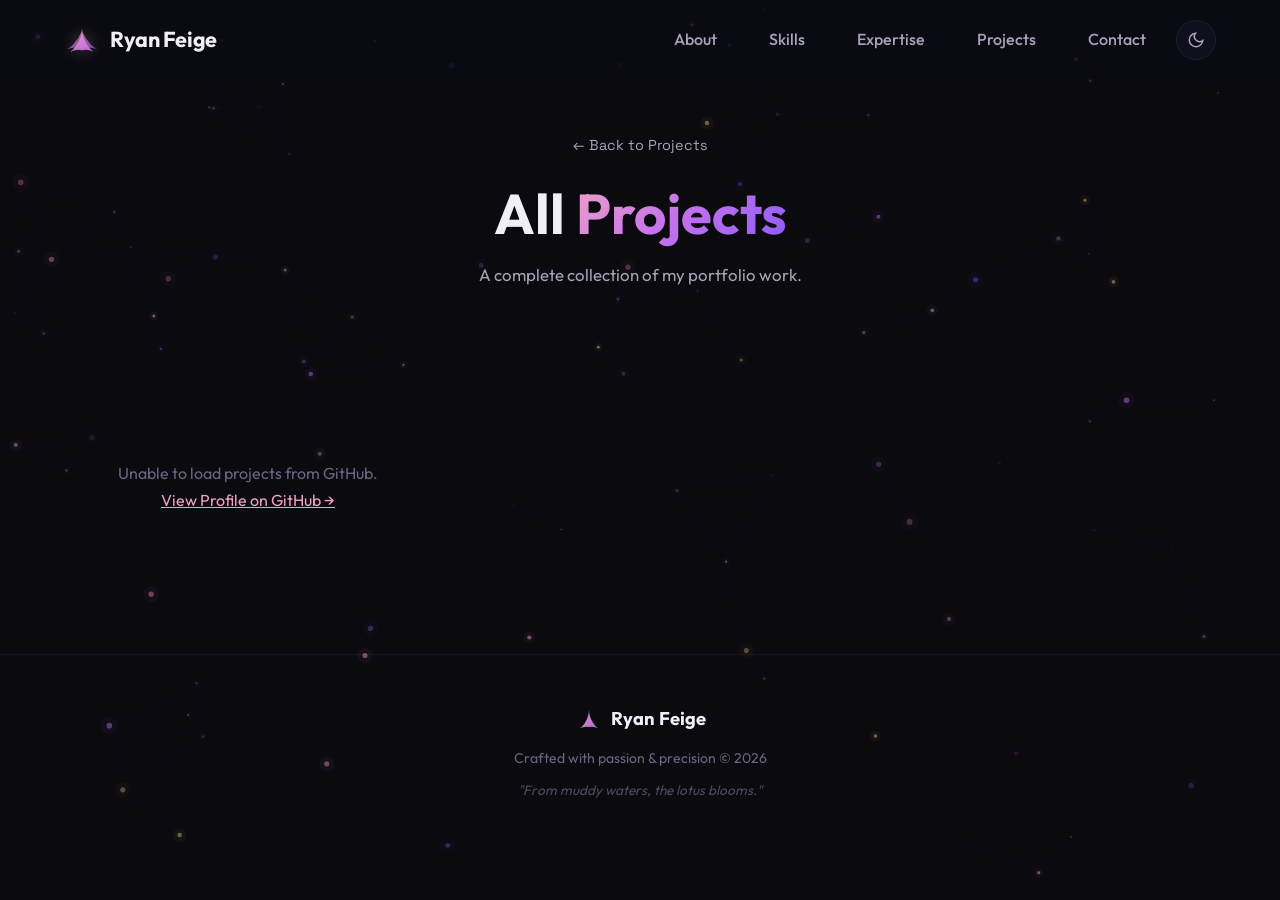
<file: view-all-projects.html>
<!DOCTYPE html>
<html lang="en">

<head>
    <meta charset="UTF-8">
    <meta name="viewport" content="width=device-width, initial-scale=1.0">
    <meta name="description"
        content="All projects by Ryan Feige — Developer & Trader.">
    <meta name="author" content="Ryan Feige">
    <title>All Projects | Ryan Feige</title>
    <link rel="preconnect" href="https://fonts.googleapis.com">
    <link rel="preconnect" href="https://fonts.gstatic.com" crossorigin>
    <link
        href="https://fonts.googleapis.com/css2?family=Outfit:wght@300;400;500;600;700;800&family=Space+Grotesk:wght@400;500;600;700&display=swap"
        rel="stylesheet">
    <link rel="stylesheet" href="style.css">
</head>

<body class="view-all-page">
    <canvas id="lotus-canvas"></canvas>

    <!-- Navigation -->
    <nav id="navbar" class="navbar">
        <div class="nav-container">
            <a href="index.html" class="nav-logo">
                <svg class="lotus-icon" viewBox="0 0 60 50" width="36" height="30">
                    <defs>
                        <linearGradient id="lotus-grad" x1="0%" y1="0%" x2="100%" y2="100%">
                            <stop offset="0%" style="stop-color:#f0a1c7" />
                            <stop offset="100%" style="stop-color:#c471ed" />
                        </linearGradient>
                    </defs>
                    <path d="M30 5 Q30 20 20 35 Q15 42 10 45 Q20 40 30 42 Q40 40 50 45 Q45 42 40 35 Q30 20 30 5Z"
                        fill="url(#lotus-grad)" opacity="0.9" />
                    <path d="M30 10 Q25 22 15 33 Q10 38 5 40 Q15 36 30 38 Q45 36 55 40 Q50 38 45 33 Q35 22 30 10Z"
                        fill="url(#lotus-grad)" opacity="0.6" />
                </svg>
                <span>Ryan Feige</span>
            </a>
            <div class="nav-links" id="nav-links">
                <a href="index.html#about" class="nav-link" data-section="about">About</a>
                <a href="index.html#skills" class="nav-link" data-section="skills">Skills</a>
                <a href="index.html#expertise" class="nav-link" data-section="expertise">Expertise</a>
                <a href="index.html#projects" class="nav-link" data-section="projects">Projects</a>
                <a href="index.html#contact" class="nav-link" data-section="contact">Contact</a>
                <button class="theme-toggle" id="theme-toggle" aria-label="Toggle theme">
                    <svg class="moon-icon" viewBox="0 0 24 24" fill="none" stroke="currentColor" stroke-width="2">
                        <path d="M21 12.79A9 9 0 1111.21 3 7 7 0 0021 12.79z"/>
                    </svg>
                    <svg class="sun-icon" viewBox="0 0 24 24" fill="none" stroke="currentColor" stroke-width="2">
                        <circle cx="12" cy="12" r="5"/>
                        <path d="M12 1v2M12 21v2M4.22 4.22l1.42 1.42M18.36 18.36l1.42 1.42M1 12h2M21 12h2M4.22 19.78l1.42-1.42M18.36 5.64l1.42-1.42"/>
                    </svg>
                </button>
            </div>
            <button class="nav-toggle" id="nav-toggle" aria-label="Toggle navigation menu">
                <span></span>
                <span></span>
                <span></span>
            </button>
        </div>
    </nav>

    <!-- Page Header -->
    <section class="view-all-hero">
        <div class="container">
            <div class="view-all-hero-content">
                <a href="index.html#projects" class="view-all-breadcrumb">← Back to Projects</a>
                <h1 class="view-all-title">All <span class="gradient-text">Projects</span></h1>
                <p class="view-all-subtitle">A complete collection of my portfolio work.</p>
            </div>
        </div>
    </section>

    <!-- All Projects -->
    <section class="view-all-section" id="projects-all">
        <div class="container">
            <div class="projects-grid-full" id="projects-grid-full">
                <div class="carousel-loading">
                    <div class="loading-spinner"></div>
                    <p>Loading projects from GitHub...</p>
                </div>
            </div>
        </div>
    </section>

    <!-- Footer -->
    <footer class="footer">
        <div class="container">
            <div class="footer-content">
                <div class="footer-logo">
                    <svg class="lotus-icon" viewBox="0 0 60 50" width="28" height="24">
                        <path d="M30 5 Q30 20 20 35 Q15 42 10 45 Q20 40 30 42 Q40 40 50 45 Q45 42 40 35 Q30 20 30 5Z"
                            fill="url(#lotus-grad)" opacity="0.9" />
                    </svg>
                    <span>Ryan Feige</span>
                </div>
                <p class="footer-text">Crafted with passion & precision © 2026</p>
                <p class="footer-quote">"From muddy waters, the lotus blooms."</p>
            </div>
        </div>
    </footer>

    <script src="view-all-projects.js"></script>

    <!-- Scroll Navigation Buttons -->
    <div class="scroll-nav-group">
        <button id="scroll-up-btn" class="scroll-nav-btn" aria-label="Scroll up">
            <svg viewBox="0 0 24 24" fill="none" stroke="currentColor" stroke-width="2.5" stroke-linecap="round" stroke-linejoin="round">
                <path d="M18 15l-6-6-6 6"/>
            </svg>
        </button>
        <button id="scroll-down-btn" class="scroll-nav-btn" aria-label="Scroll down">
            <svg viewBox="0 0 24 24" fill="none" stroke="currentColor" stroke-width="2.5" stroke-linecap="round" stroke-linejoin="round">
                <path d="M6 9l6 6 6-6"/>
            </svg>
        </button>
    </div>
    <script>
        document.addEventListener('DOMContentLoaded', function() {
            var upBtn = document.getElementById('scroll-up-btn');
            var downBtn = document.getElementById('scroll-down-btn');
            if (!upBtn || !downBtn) return;
            var sections = Array.from(document.querySelectorAll('section[id]'));
            function findIndex() {
                var mid = window.scrollY + window.innerHeight / 3;
                for (var i = sections.length - 1; i >= 0; i--) {
                    if (sections[i].offsetTop <= mid + 50) return i;
                }
                return 0;
            }
            function update() {
                var atTop = window.scrollY < 100;
                var atBottom = document.documentElement.scrollHeight - window.scrollY - window.innerHeight < 30;
                upBtn.classList.toggle('visible', !atTop);
                downBtn.classList.toggle('visible', !atBottom);
            }
            downBtn.addEventListener('click', function() {
                var idx = findIndex();
                if (idx >= sections.length - 1) {
                    window.scrollTo({ top: document.documentElement.scrollHeight, behavior: 'smooth' });
                } else {
                    sections[idx + 1].scrollIntoView({ behavior: 'smooth' });
                }
            });
            upBtn.addEventListener('click', function() {
                var idx = findIndex();
                if (idx <= 0) {
                    window.scrollTo({ top: 0, behavior: 'smooth' });
                } else {
                    sections[Math.max(idx - 1, 0)].scrollIntoView({ behavior: 'smooth' });
                }
            });
            var ticking = false;
            window.addEventListener('scroll', function() {
                if (!ticking) {
                    requestAnimationFrame(function() { update(); ticking = false; });
                    ticking = true;
                }
            });
            update();
            var grid = document.getElementById('projects-grid-full');
            if (grid) {
                var mo = new MutationObserver(function() { update(); });
                mo.observe(grid, { childList: true, subtree: true });
            }
        });
    </script>
</body>

</html>
</file>
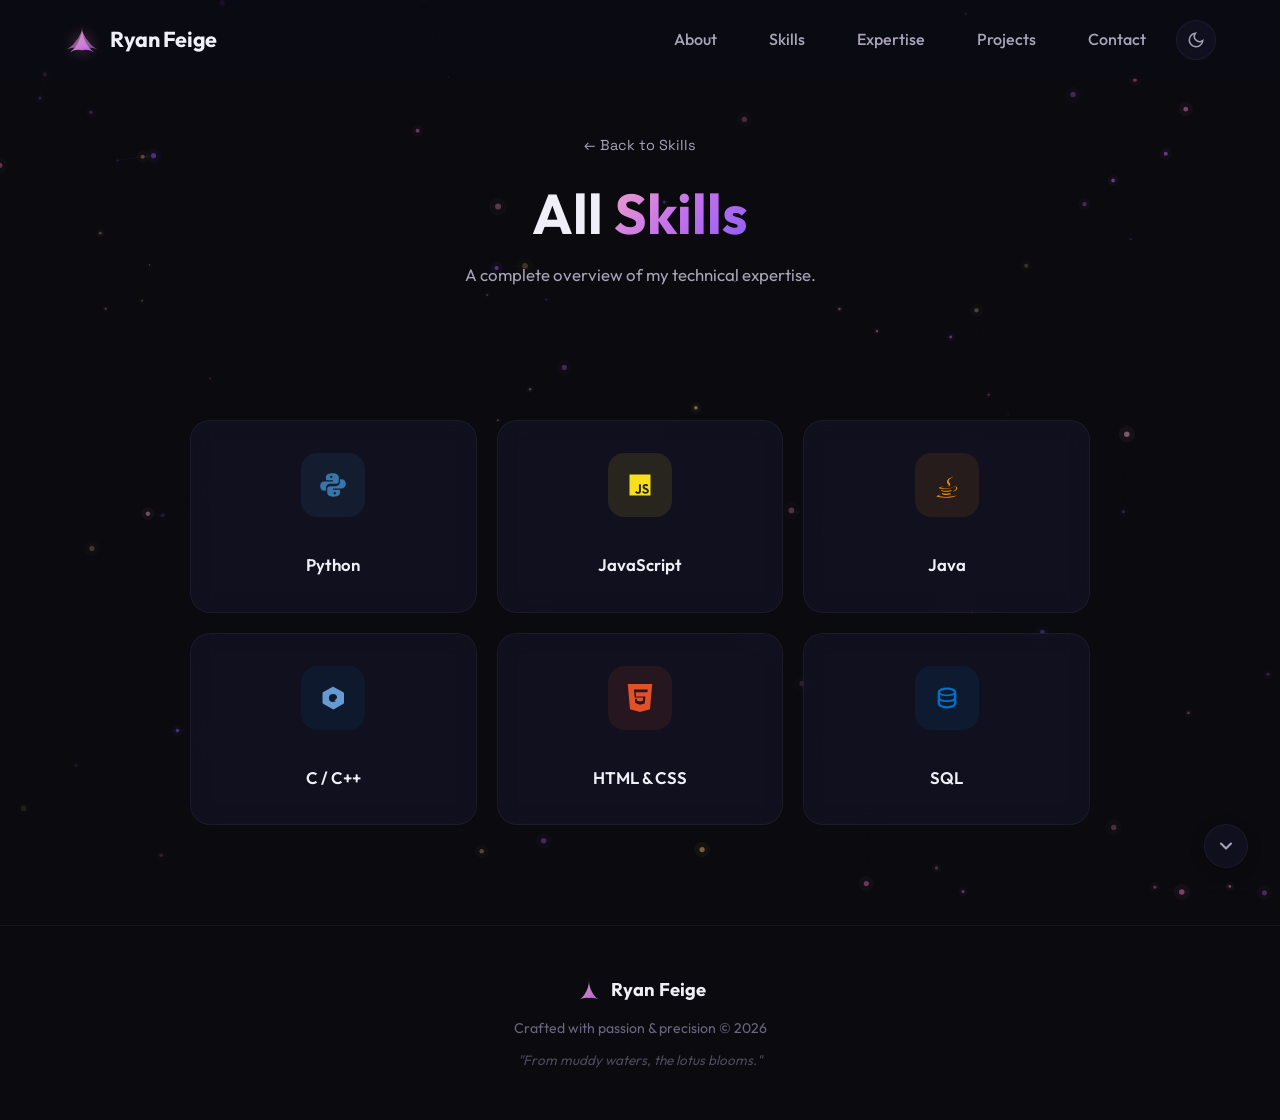
<file: view-all-skills.html>
<!DOCTYPE html>
<html lang="en">

<head>
    <meta charset="UTF-8">
    <meta name="viewport" content="width=device-width, initial-scale=1.0">
    <meta name="description"
        content="All skills by Ryan Feige — Developer & Trader.">
    <meta name="author" content="Ryan Feige">
    <title>All Skills | Ryan Feige</title>
    <link rel="preconnect" href="https://fonts.googleapis.com">
    <link rel="preconnect" href="https://fonts.gstatic.com" crossorigin>
    <link
        href="https://fonts.googleapis.com/css2?family=Outfit:wght@300;400;500;600;700;800&family=Space+Grotesk:wght@400;500;600;700&display=swap"
        rel="stylesheet">
    <link rel="stylesheet" href="style.css">
</head>

<body class="view-all-page">
    <canvas id="lotus-canvas"></canvas>

    <!-- Navigation -->
    <nav id="navbar" class="navbar">
        <div class="nav-container">
            <a href="index.html" class="nav-logo">
                <svg class="lotus-icon" viewBox="0 0 60 50" width="36" height="30">
                    <defs>
                        <linearGradient id="lotus-grad" x1="0%" y1="0%" x2="100%" y2="100%">
                            <stop offset="0%" style="stop-color:#f0a1c7" />
                            <stop offset="100%" style="stop-color:#c471ed" />
                        </linearGradient>
                    </defs>
                    <path d="M30 5 Q30 20 20 35 Q15 42 10 45 Q20 40 30 42 Q40 40 50 45 Q45 42 40 35 Q30 20 30 5Z"
                        fill="url(#lotus-grad)" opacity="0.9" />
                    <path d="M30 10 Q25 22 15 33 Q10 38 5 40 Q15 36 30 38 Q45 36 55 40 Q50 38 45 33 Q35 22 30 10Z"
                        fill="url(#lotus-grad)" opacity="0.6" />
                </svg>
                <span>Ryan Feige</span>
            </a>
            <div class="nav-links" id="nav-links">
                <a href="index.html#about" class="nav-link" data-section="about">About</a>
                <a href="index.html#skills" class="nav-link" data-section="skills">Skills</a>
                <a href="index.html#expertise" class="nav-link" data-section="expertise">Expertise</a>
                <a href="index.html#projects" class="nav-link" data-section="projects">Projects</a>
                <a href="index.html#contact" class="nav-link" data-section="contact">Contact</a>
                <button class="theme-toggle" id="theme-toggle" aria-label="Toggle theme">
                    <svg class="moon-icon" viewBox="0 0 24 24" fill="none" stroke="currentColor" stroke-width="2">
                        <path d="M21 12.79A9 9 0 1111.21 3 7 7 0 0021 12.79z"/>
                    </svg>
                    <svg class="sun-icon" viewBox="0 0 24 24" fill="none" stroke="currentColor" stroke-width="2">
                        <circle cx="12" cy="12" r="5"/>
                        <path d="M12 1v2M12 21v2M4.22 4.22l1.42 1.42M18.36 18.36l1.42 1.42M1 12h2M21 12h2M4.22 19.78l1.42-1.42M18.36 5.64l1.42-1.42"/>
                    </svg>
                </button>
            </div>
            <button class="nav-toggle" id="nav-toggle" aria-label="Toggle navigation menu">
                <span></span>
                <span></span>
                <span></span>
            </button>
        </div>
    </nav>

    <!-- Page Header -->
    <section class="view-all-hero">
        <div class="container">
            <div class="view-all-hero-content">
                <a href="index.html#skills" class="view-all-breadcrumb">← Back to Skills</a>
                <h1 class="view-all-title">All <span class="gradient-text">Skills</span></h1>
                <p class="view-all-subtitle">A complete overview of my technical expertise.</p>
            </div>
        </div>
    </section>

    <!-- All Skills -->
    <section class="view-all-section" id="skills-all">
        <div class="container">
            <div class="skills-grid-full" id="skills-grid-full">
                <div class="skill-card glass-card">
                    <div class="skill-icon python-icon">
                        <svg viewBox="0 0 24 24" width="28" height="28" fill="currentColor">
                            <path d="M12 2C6.48 2 6 4.02 6 5.5V8h6v1H4.5C2.57 9 1 10.74 1 13s1.57 4 3.5 4H6v-2.5C6 12.57 7.57 11 9.5 11H14.5C15.88 11 17 9.88 17 8.5V5.5C17 3.57 14.97 2 12 2zm-1.5 2a1 1 0 110 2 1 1 0 010-2z"/>
                            <path d="M12 22c5.52 0 6-2.02 6-3.5V16h-6v-1h7.5c1.93 0 3.5-1.74 3.5-4s-1.57-4-3.5-4H18v2.5c0 1.93-1.57 3.5-3.5 3.5H9.5C8.12 13 7 14.12 7 15.5v3c0 1.93 2.03 3.5 5 3.5zm1.5-2a1 1 0 110-2 1 1 0 010 2z"/>
                        </svg>
                    </div>
                    <h4>Python</h4>
                </div>
                <div class="skill-card glass-card">
                    <div class="skill-icon js-icon">
                        <svg viewBox="0 0 24 24" width="28" height="28" fill="currentColor">
                            <path d="M3 3h18v18H3V3zm4.73 15.04c.4.85 1.19 1.55 2.54 1.55 1.5 0 2.53-.79 2.53-2.55v-5.78h-1.7v5.74c0 .86-.35 1.08-.9 1.08-.58 0-.82-.4-1.09-.87l-1.38.83zm5.98-.18c.5.98 1.51 1.73 3.09 1.73 1.6 0 2.8-.83 2.8-2.36 0-1.41-.81-2.04-2.25-2.66l-.42-.18c-.73-.31-1.04-.52-1.04-1.02 0-.41.31-.73.81-.73.48 0 .8.21 1.09.73l1.31-.87c-.55-.96-1.33-1.33-2.4-1.33-1.51 0-2.48.96-2.48 2.23 0 1.38.81 2.03 2.03 2.55l.42.18c.78.34 1.24.55 1.24 1.13 0 .48-.45.83-1.15.83-.83 0-1.31-.43-1.67-1.03l-1.38.8z"/>
                        </svg>
                    </div>
                    <h4>JavaScript</h4>
                </div>
                <div class="skill-card glass-card">
                    <div class="skill-icon java-icon">
                        <svg viewBox="0 0 24 24" width="28" height="28" fill="currentColor">
                            <path d="M8.851 18.56s-.917.534.653.714c1.902.218 2.874.187 4.969-.211 0 0 .552.346 1.321.646-4.699 2.013-10.633-.118-6.943-1.149M8.276 15.933s-1.028.761.542.924c2.032.209 3.636.227 6.413-.308 0 0 .384.389.987.602-5.679 1.661-12.007.13-7.942-1.218M13.116 11.475c1.158 1.333-.304 2.533-.304 2.533s2.939-1.518 1.589-3.418c-1.261-1.772-2.228-2.652 3.007-5.688 0 0-8.216 2.051-4.292 6.573"/>
                            <path d="M19.33 20.504s.679.559-.747.991c-2.712.822-11.288 1.069-13.669.033-.856-.373.75-.89 1.254-.998.527-.114.828-.093.828-.093-.953-.671-6.156 1.317-2.643 1.886 9.578 1.554 17.462-.7 14.977-1.819M9.292 13.21s-4.362 1.036-1.544 1.412c1.189.159 3.561.123 5.77-.062 1.806-.152 3.618-.477 3.618-.477s-.637.272-1.098.587c-4.429 1.165-12.986.623-10.522-.568 2.082-1.006 3.776-.892 3.776-.892M17.116 17.584c4.503-2.34 2.421-4.589.968-4.285-.356.074-.515.138-.515.138s.132-.207.385-.297c2.875-1.011 5.086 2.981-.929 4.562 0 0 .07-.062.091-.118"/>
                        </svg>
                    </div>
                    <h4>Java</h4>
                </div>
                <div class="skill-card glass-card">
                    <div class="skill-icon cpp-icon">
                        <svg viewBox="0 0 24 24" width="28" height="28" fill="currentColor">
                            <path d="M20.66 7l-.87-.5L12.2 2.27a.51.51 0 00-.4 0l-8.46 4.88-.14.1A1 1 0 003 8v8a1 1 0 00.52.87l8.4 4.86a.93.93 0 00.56.1.56.56 0 00.34-.1L21 16.88a1 1 0 00.44-.78V8a1.22 1.22 0 00-.78-1zM12 15.5A3.5 3.5 0 1115.5 12a3.5 3.5 0 01-3.5 3.5zm4.5-2h-1v-1h-1v1h-1v1h1v1h1v-1h1zm4 0h-1v-1h-1v1h-1v1h1v1h1v-1h1z"/>
                        </svg>
                    </div>
                    <h4>C / C++</h4>
                </div>
                <div class="skill-card glass-card">
                    <div class="skill-icon html-icon">
                        <svg viewBox="0 0 24 24" width="28" height="28" fill="currentColor">
                            <path d="M1.5 0h21l-1.91 21.563L11.977 24l-8.564-2.438L1.5 0zm7.031 9.75l-.232-2.718 10.059.003.076-.757.076-.771.076-.758H6.792l.608 6.747H14.7l-.261 2.903-2.439.657-2.439-.657-.163-1.823H7.623l.331 3.663L12 17.854l4.047-1.149.544-6.097H8.531v.142z"/>
                        </svg>
                    </div>
                    <h4>HTML & CSS</h4>
                </div>
                <div class="skill-card glass-card">
                    <div class="skill-icon sql-icon">
                        <svg viewBox="0 0 24 24" width="28" height="28" fill="currentColor">
                            <path d="M12 3C7.58 3 4 4.79 4 7v10c0 2.21 3.58 4 8 4s8-1.79 8-4V7c0-2.21-3.58-4-8-4zm0 2c3.87 0 6 1.5 6 2s-2.13 2-6 2-6-1.5-6-2 2.13-2 6-2zM6 9.26C7.53 10.08 9.63 10.5 12 10.5s4.47-.42 6-1.24V12c0 .5-2.13 2-6 2s-6-1.5-6-2V9.26zm0 5C7.53 15.08 9.63 15.5 12 15.5s4.47-.42 6-1.24V17c0 .5-2.13 2-6 2s-6-1.5-6-2v-2.74z"/>
                        </svg>
                    </div>
                    <h4>SQL</h4>
                </div>
            </div>
        </div>
    </section>

    <!-- Footer -->
    <footer class="footer">
        <div class="container">
            <div class="footer-content">
                <div class="footer-logo">
                    <svg class="lotus-icon" viewBox="0 0 60 50" width="28" height="24">
                        <path d="M30 5 Q30 20 20 35 Q15 42 10 45 Q20 40 30 42 Q40 40 50 45 Q45 42 40 35 Q30 20 30 5Z"
                            fill="url(#lotus-grad)" opacity="0.9" />
                    </svg>
                    <span>Ryan Feige</span>
                </div>
                <p class="footer-text">Crafted with passion & precision © 2026</p>
                <p class="footer-quote">"From muddy waters, the lotus blooms."</p>
            </div>
        </div>
    </footer>

    <script src="view-all-skills.js"></script>

    <!-- Scroll Navigation Buttons -->
    <div class="scroll-nav-group">
        <button id="scroll-up-btn" class="scroll-nav-btn" aria-label="Scroll up">
            <svg viewBox="0 0 24 24" fill="none" stroke="currentColor" stroke-width="2.5" stroke-linecap="round" stroke-linejoin="round">
                <path d="M18 15l-6-6-6 6"/>
            </svg>
        </button>
        <button id="scroll-down-btn" class="scroll-nav-btn" aria-label="Scroll down">
            <svg viewBox="0 0 24 24" fill="none" stroke="currentColor" stroke-width="2.5" stroke-linecap="round" stroke-linejoin="round">
                <path d="M6 9l6 6 6-6"/>
            </svg>
        </button>
    </div>
    <script>
        document.addEventListener('DOMContentLoaded', function() {
            var upBtn = document.getElementById('scroll-up-btn');
            var downBtn = document.getElementById('scroll-down-btn');
            if (!upBtn || !downBtn) return;
            var sections = Array.from(document.querySelectorAll('section[id]'));
            function findIndex() {
                var mid = window.scrollY + window.innerHeight / 3;
                for (var i = sections.length - 1; i >= 0; i--) {
                    if (sections[i].offsetTop <= mid + 50) return i;
                }
                return 0;
            }
            function update() {
                var atTop = window.scrollY < 100;
                var atBottom = document.documentElement.scrollHeight - window.scrollY - window.innerHeight < 30;
                upBtn.classList.toggle('visible', !atTop);
                downBtn.classList.toggle('visible', !atBottom);
            }
            downBtn.addEventListener('click', function() {
                var idx = findIndex();
                if (idx >= sections.length - 1) {
                    window.scrollTo({ top: document.documentElement.scrollHeight, behavior: 'smooth' });
                } else {
                    sections[idx + 1].scrollIntoView({ behavior: 'smooth' });
                }
            });
            upBtn.addEventListener('click', function() {
                var idx = findIndex();
                if (idx <= 0) {
                    window.scrollTo({ top: 0, behavior: 'smooth' });
                } else {
                    sections[Math.max(idx - 1, 0)].scrollIntoView({ behavior: 'smooth' });
                }
            });
            var ticking = false;
            window.addEventListener('scroll', function() {
                if (!ticking) {
                    requestAnimationFrame(function() { update(); ticking = false; });
                    ticking = true;
                }
            });
            update();
            var grid = document.getElementById('skills-grid-full');
            if (grid) {
                var mo = new MutationObserver(function() { update(); });
                mo.observe(grid, { childList: true, subtree: true });
            }
        });
    </script>
</body>

</html>
</file>
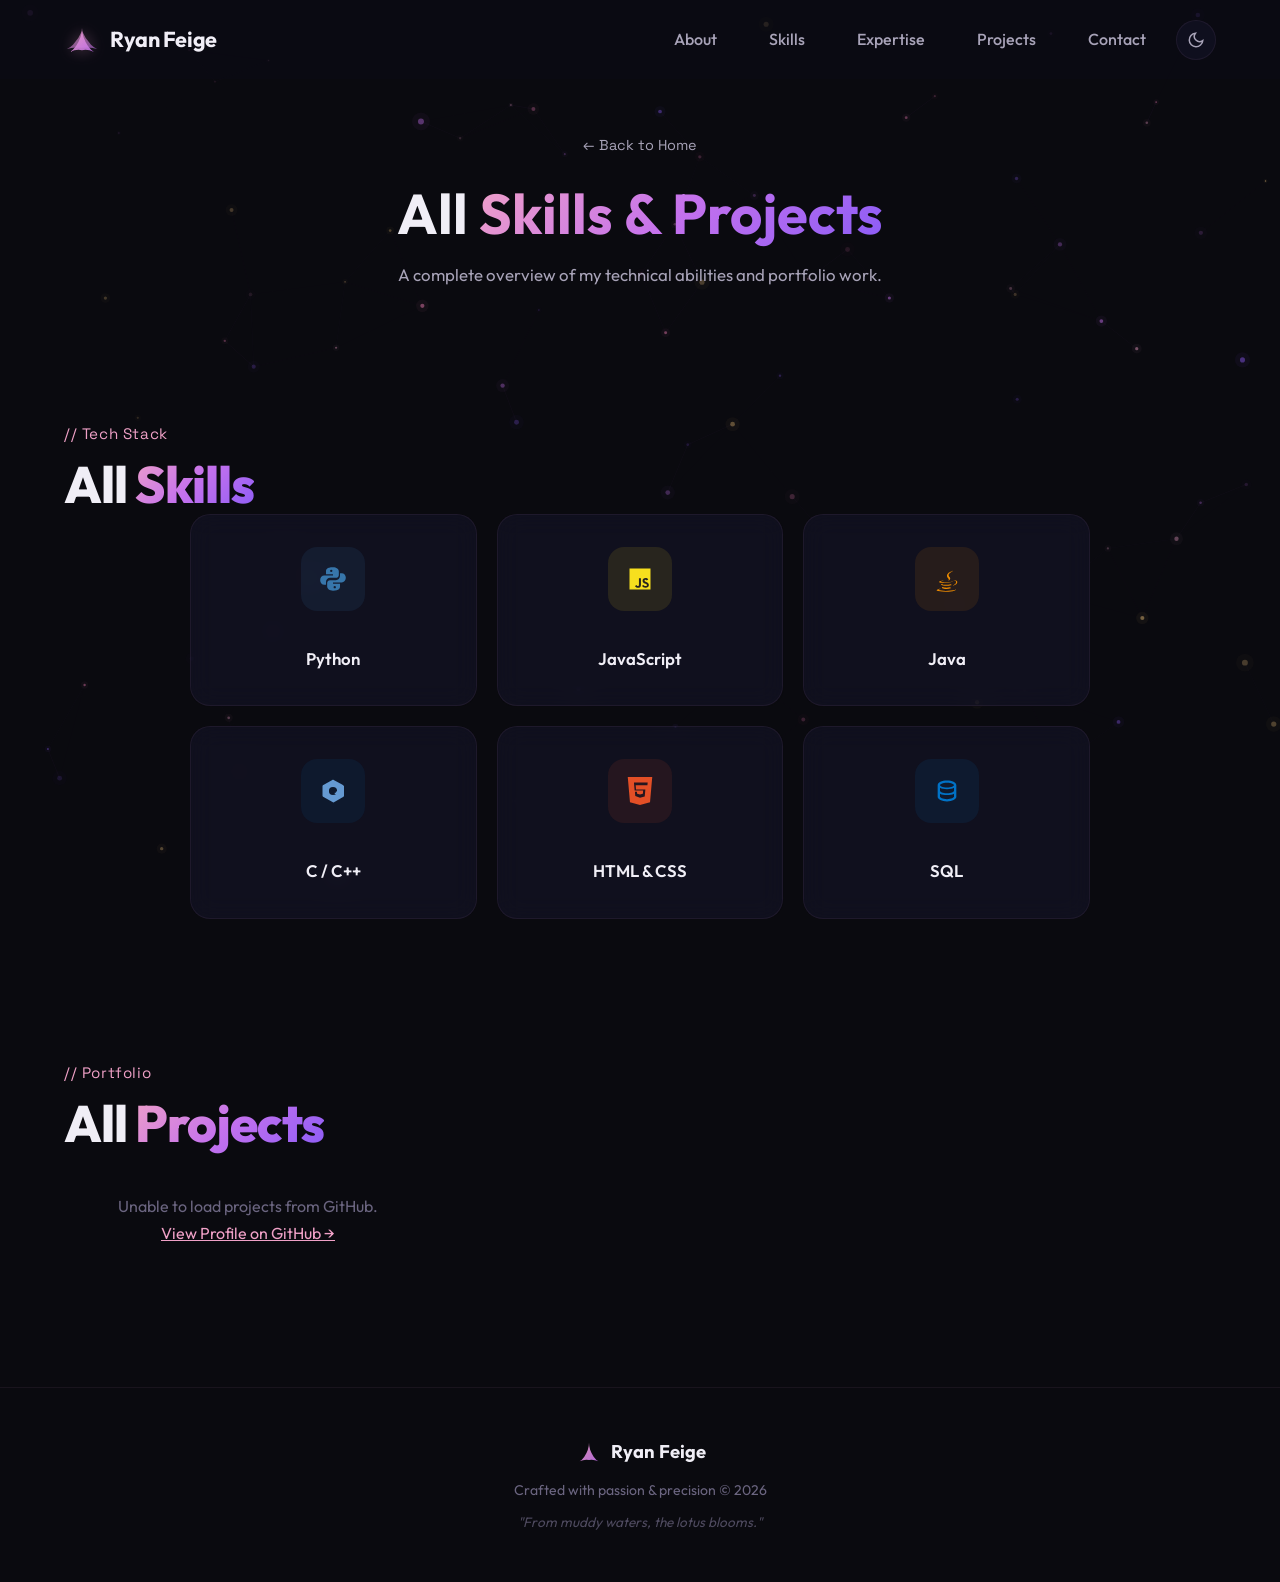
<file: view-all.html>
<!DOCTYPE html>
<html lang="en">

<head>
    <meta charset="UTF-8">
    <meta name="viewport" content="width=device-width, initial-scale=1.0">
    <meta name="description"
        content="All skills and projects by Ryan Feige — Developer & Trader.">
    <meta name="author" content="Ryan Feige">
    <title>All Skills & Projects | Ryan Feige</title>
    <link rel="preconnect" href="https://fonts.googleapis.com">
    <link rel="preconnect" href="https://fonts.gstatic.com" crossorigin>
    <link
        href="https://fonts.googleapis.com/css2?family=Outfit:wght@300;400;500;600;700;800&family=Space+Grotesk:wght@400;500;600;700&display=swap"
        rel="stylesheet">
    <link rel="stylesheet" href="style.css">
</head>

<body class="view-all-page">
    <!-- Animated Background -->
    <canvas id="lotus-canvas"></canvas>

    <!-- Navigation -->
    <nav id="navbar" class="navbar">
        <div class="nav-container">
            <a href="index.html" class="nav-logo">
                <svg class="lotus-icon" viewBox="0 0 60 50" width="36" height="30">
                    <defs>
                        <linearGradient id="lotus-grad" x1="0%" y1="0%" x2="100%" y2="100%">
                            <stop offset="0%" style="stop-color:#f0a1c7" />
                            <stop offset="100%" style="stop-color:#c471ed" />
                        </linearGradient>
                    </defs>
                    <path d="M30 5 Q30 20 20 35 Q15 42 10 45 Q20 40 30 42 Q40 40 50 45 Q45 42 40 35 Q30 20 30 5Z"
                        fill="url(#lotus-grad)" opacity="0.9" />
                    <path d="M30 10 Q25 22 15 33 Q10 38 5 40 Q15 36 30 38 Q45 36 55 40 Q50 38 45 33 Q35 22 30 10Z"
                        fill="url(#lotus-grad)" opacity="0.6" />
                </svg>
                <span>Ryan Feige</span>
            </a>
            <div class="nav-links" id="nav-links">
                <a href="index.html#about" class="nav-link" data-section="about">About</a>
                <a href="index.html#skills" class="nav-link" data-section="skills">Skills</a>
                <a href="index.html#expertise" class="nav-link" data-section="expertise">Expertise</a>
                <a href="index.html#projects" class="nav-link" data-section="projects">Projects</a>
                <a href="index.html#contact" class="nav-link" data-section="contact">Contact</a>
                <button class="theme-toggle" id="theme-toggle" aria-label="Toggle theme">
                    <svg class="moon-icon" viewBox="0 0 24 24" fill="none" stroke="currentColor" stroke-width="2">
                        <path d="M21 12.79A9 9 0 1111.21 3 7 7 0 0021 12.79z"/>
                    </svg>
                    <svg class="sun-icon" viewBox="0 0 24 24" fill="none" stroke="currentColor" stroke-width="2">
                        <circle cx="12" cy="12" r="5"/>
                        <path d="M12 1v2M12 21v2M4.22 4.22l1.42 1.42M18.36 18.36l1.42 1.42M1 12h2M21 12h2M4.22 19.78l1.42-1.42M18.36 5.64l1.42-1.42"/>
                    </svg>
                </button>
            </div>
            <button class="nav-toggle" id="nav-toggle" aria-label="Toggle navigation menu">
                <span></span>
                <span></span>
                <span></span>
            </button>
        </div>
    </nav>

    <!-- Page Header -->
    <section class="view-all-hero">
        <div class="container">
            <div class="view-all-hero-content">
                <a href="index.html" class="view-all-breadcrumb">← Back to Home</a>
                <h1 class="view-all-title">All <span class="gradient-text">Skills & Projects</span></h1>
                <p class="view-all-subtitle">A complete overview of my technical abilities and portfolio work.</p>
            </div>
        </div>
    </section>

    <!-- All Skills -->
    <section class="view-all-section" id="skills-all">
        <div class="container">
            <div class="section-header">
                <span class="section-tag">// Tech Stack</span>
                <h2 class="section-title">All <span class="gradient-text">Skills</span></h2>
            </div>
            <div class="skills-grid-full" id="skills-grid-full">
                <div class="skill-card glass-card">
                    <div class="skill-icon python-icon">
                        <svg viewBox="0 0 24 24" width="28" height="28" fill="currentColor">
                            <path d="M12 2C6.48 2 6 4.02 6 5.5V8h6v1H4.5C2.57 9 1 10.74 1 13s1.57 4 3.5 4H6v-2.5C6 12.57 7.57 11 9.5 11H14.5C15.88 11 17 9.88 17 8.5V5.5C17 3.57 14.97 2 12 2zm-1.5 2a1 1 0 110 2 1 1 0 010-2z"/>
                            <path d="M12 22c5.52 0 6-2.02 6-3.5V16h-6v-1h7.5c1.93 0 3.5-1.74 3.5-4s-1.57-4-3.5-4H18v2.5c0 1.93-1.57 3.5-3.5 3.5H9.5C8.12 13 7 14.12 7 15.5v3c0 1.93 2.03 3.5 5 3.5zm1.5-2a1 1 0 110-2 1 1 0 010 2z"/>
                        </svg>
                    </div>
                    <h4>Python</h4>
                </div>
                <div class="skill-card glass-card">
                    <div class="skill-icon js-icon">
                        <svg viewBox="0 0 24 24" width="28" height="28" fill="currentColor">
                            <path d="M3 3h18v18H3V3zm4.73 15.04c.4.85 1.19 1.55 2.54 1.55 1.5 0 2.53-.79 2.53-2.55v-5.78h-1.7v5.74c0 .86-.35 1.08-.9 1.08-.58 0-.82-.4-1.09-.87l-1.38.83zm5.98-.18c.5.98 1.51 1.73 3.09 1.73 1.6 0 2.8-.83 2.8-2.36 0-1.41-.81-2.04-2.25-2.66l-.42-.18c-.73-.31-1.04-.52-1.04-1.02 0-.41.31-.73.81-.73.48 0 .8.21 1.09.73l1.31-.87c-.55-.96-1.33-1.33-2.4-1.33-1.51 0-2.48.96-2.48 2.23 0 1.38.81 2.03 2.03 2.55l.42.18c.78.34 1.24.55 1.24 1.13 0 .48-.45.83-1.15.83-.83 0-1.31-.43-1.67-1.03l-1.38.8z"/>
                        </svg>
                    </div>
                    <h4>JavaScript</h4>
                </div>
                <div class="skill-card glass-card">
                    <div class="skill-icon java-icon">
                        <svg viewBox="0 0 24 24" width="28" height="28" fill="currentColor">
                            <path d="M8.851 18.56s-.917.534.653.714c1.902.218 2.874.187 4.969-.211 0 0 .552.346 1.321.646-4.699 2.013-10.633-.118-6.943-1.149M8.276 15.933s-1.028.761.542.924c2.032.209 3.636.227 6.413-.308 0 0 .384.389.987.602-5.679 1.661-12.007.13-7.942-1.218M13.116 11.475c1.158 1.333-.304 2.533-.304 2.533s2.939-1.518 1.589-3.418c-1.261-1.772-2.228-2.652 3.007-5.688 0 0-8.216 2.051-4.292 6.573"/>
                            <path d="M19.33 20.504s.679.559-.747.991c-2.712.822-11.288 1.069-13.669.033-.856-.373.75-.89 1.254-.998.527-.114.828-.093.828-.093-.953-.671-6.156 1.317-2.643 1.886 9.578 1.554 17.462-.7 14.977-1.819M9.292 13.21s-4.362 1.036-1.544 1.412c1.189.159 3.561.123 5.77-.062 1.806-.152 3.618-.477 3.618-.477s-.637.272-1.098.587c-4.429 1.165-12.986.623-10.522-.568 2.082-1.006 3.776-.892 3.776-.892M17.116 17.584c4.503-2.34 2.421-4.589.968-4.285-.356.074-.515.138-.515.138s.132-.207.385-.297c2.875-1.011 5.086 2.981-.929 4.562 0 0 .07-.062.091-.118"/>
                        </svg>
                    </div>
                    <h4>Java</h4>
                </div>
                <div class="skill-card glass-card">
                    <div class="skill-icon cpp-icon">
                        <svg viewBox="0 0 24 24" width="28" height="28" fill="currentColor">
                            <path d="M20.66 7l-.87-.5L12.2 2.27a.51.51 0 00-.4 0l-8.46 4.88-.14.1A1 1 0 003 8v8a1 1 0 00.52.87l8.4 4.86a.93.93 0 00.56.1.56.56 0 00.34-.1L21 16.88a1 1 0 00.44-.78V8a1.22 1.22 0 00-.78-1zM12 15.5A3.5 3.5 0 1115.5 12a3.5 3.5 0 01-3.5 3.5zm4.5-2h-1v-1h-1v1h-1v1h1v1h1v-1h1zm4 0h-1v-1h-1v1h-1v1h1v1h1v-1h1z"/>
                        </svg>
                    </div>
                    <h4>C / C++</h4>
                </div>
                <div class="skill-card glass-card">
                    <div class="skill-icon html-icon">
                        <svg viewBox="0 0 24 24" width="28" height="28" fill="currentColor">
                            <path d="M1.5 0h21l-1.91 21.563L11.977 24l-8.564-2.438L1.5 0zm7.031 9.75l-.232-2.718 10.059.003.076-.757.076-.771.076-.758H6.792l.608 6.747H14.7l-.261 2.903-2.439.657-2.439-.657-.163-1.823H7.623l.331 3.663L12 17.854l4.047-1.149.544-6.097H8.531v.142z"/>
                        </svg>
                    </div>
                    <h4>HTML & CSS</h4>
                </div>
                <div class="skill-card glass-card">
                    <div class="skill-icon sql-icon">
                        <svg viewBox="0 0 24 24" width="28" height="28" fill="currentColor">
                            <path d="M12 3C7.58 3 4 4.79 4 7v10c0 2.21 3.58 4 8 4s8-1.79 8-4V7c0-2.21-3.58-4-8-4zm0 2c3.87 0 6 1.5 6 2s-2.13 2-6 2-6-1.5-6-2 2.13-2 6-2zM6 9.26C7.53 10.08 9.63 10.5 12 10.5s4.47-.42 6-1.24V12c0 .5-2.13 2-6 2s-6-1.5-6-2V9.26zm0 5C7.53 15.08 9.63 15.5 12 15.5s4.47-.42 6-1.24V17c0 .5-2.13 2-6 2s-6-1.5-6-2v-2.74z"/>
                        </svg>
                    </div>
                    <h4>SQL</h4>
                </div>
            </div>
        </div>
    </section>

    <!-- All Projects -->
    <section class="view-all-section" id="projects-all">
        <div class="container">
            <div class="section-header">
                <span class="section-tag">// Portfolio</span>
                <h2 class="section-title">All <span class="gradient-text">Projects</span></h2>
            </div>
            <div class="projects-grid-full" id="projects-grid-full">
                <div class="carousel-loading">
                    <div class="loading-spinner"></div>
                    <p>Loading projects from GitHub...</p>
                </div>
            </div>
        </div>
    </section>

    <!-- Footer -->
    <footer class="footer">
        <div class="container">
            <div class="footer-content">
                <div class="footer-logo">
                    <svg class="lotus-icon" viewBox="0 0 60 50" width="28" height="24">
                        <path d="M30 5 Q30 20 20 35 Q15 42 10 45 Q20 40 30 42 Q40 40 50 45 Q45 42 40 35 Q30 20 30 5Z"
                            fill="url(#lotus-grad)" opacity="0.9" />
                    </svg>
                    <span>Ryan Feige</span>
                </div>
                <p class="footer-text">Crafted with passion & precision © 2026</p>
                <p class="footer-quote">"From muddy waters, the lotus blooms."</p>
            </div>
        </div>
    </footer>

    <script src="view-all.js"></script>
</body>

</html>
</file>
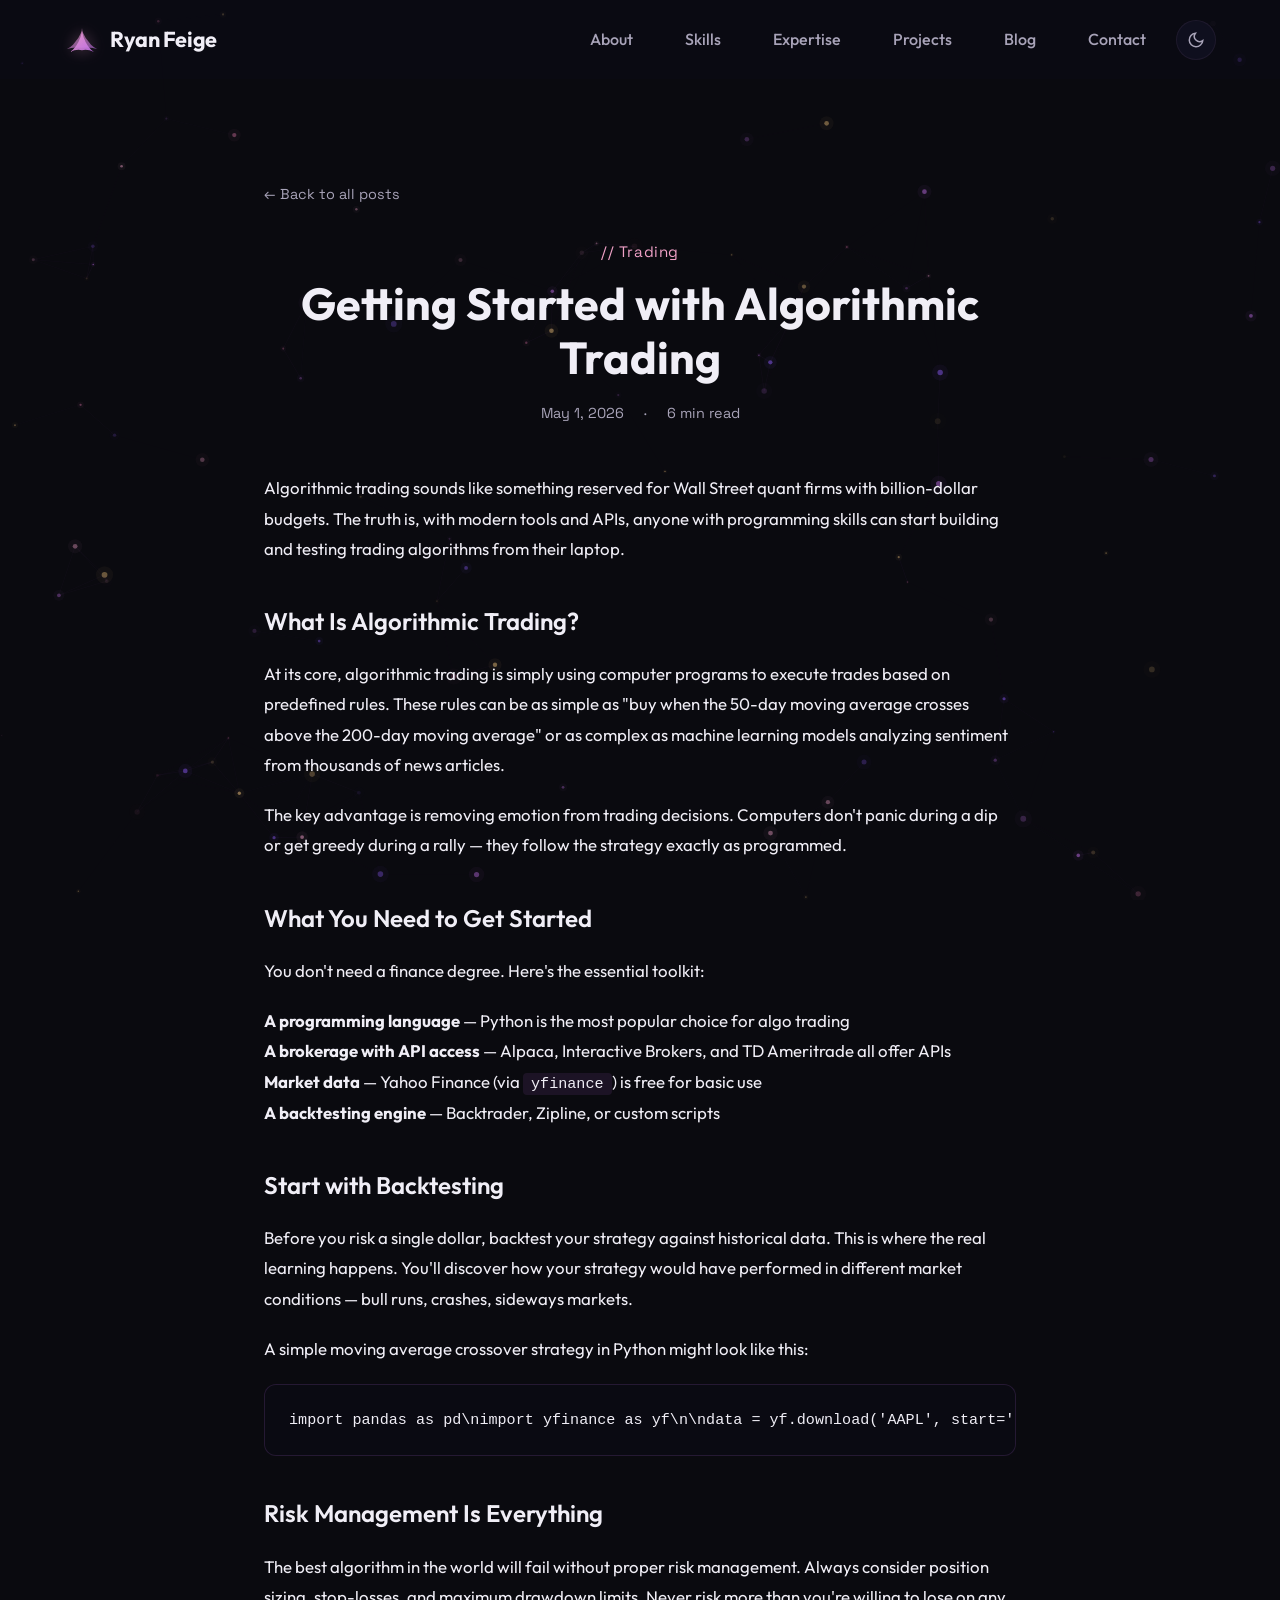
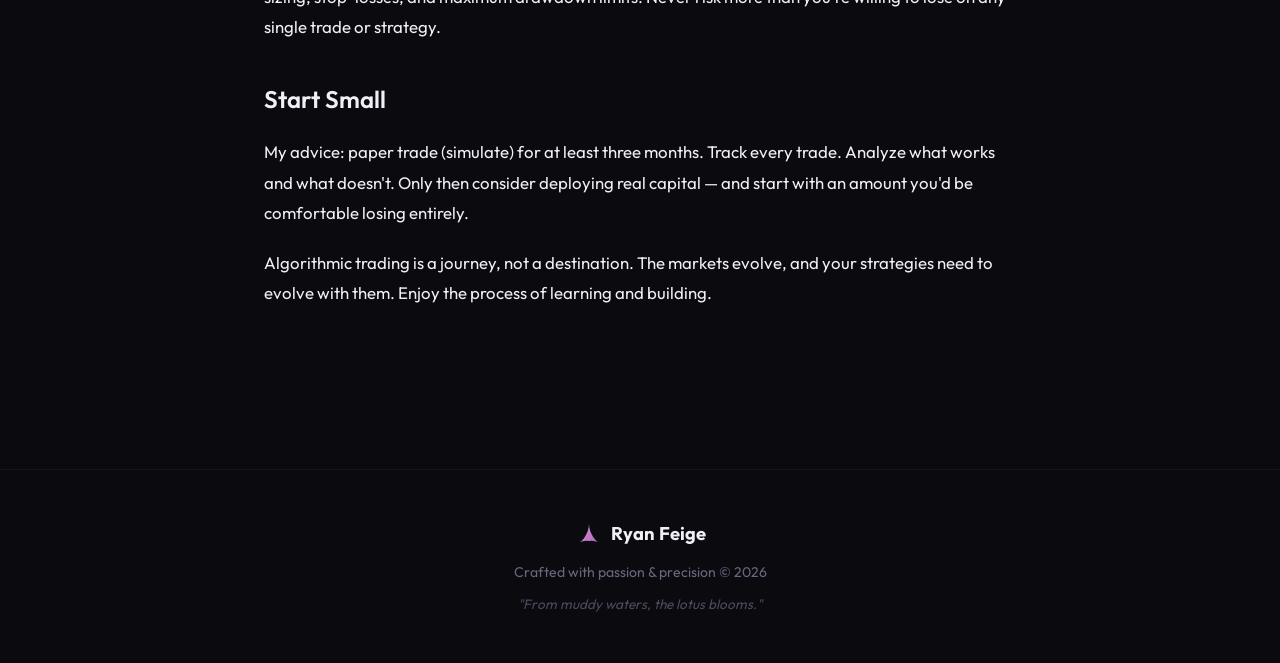
<file: blog/algorithmic-trading-basics.html>
<!DOCTYPE html>
<html lang="en">

<head>
    <meta charset="UTF-8">
    <meta name="viewport" content="width=device-width, initial-scale=1.0">
    <title>Getting Started with Algorithmic Trading | Ryan Feige</title>
    <meta name="description" content="A beginner-friendly guide to getting started with algorithmic trading.">
    <link rel="preconnect" href="https://fonts.googleapis.com">
    <link rel="preconnect" href="https://fonts.gstatic.com" crossorigin>
    <link href="https://fonts.googleapis.com/css2?family=Outfit:wght@300;400;500;600;700;800&family=Space+Grotesk:wght@400;500;600;700&display=swap" rel="stylesheet">
    <link rel="stylesheet" href="../style.css">
    <style>
        .blog-post-container {
            max-width: 800px;
            margin: 0 auto;
            padding: 40px 24px;
        }
        .blog-post-header {
            text-align: center;
            margin-bottom: 48px;
        }
        .blog-post-header .section-tag {
            display: inline-block;
            margin-bottom: 12px;
        }
        .blog-post-header h1 {
            font-family: 'Outfit', sans-serif;
            font-size: clamp(1.8rem, 4vw, 2.8rem);
            font-weight: 700;
            line-height: 1.2;
            color: var(--text-primary);
            margin-bottom: 16px;
        }
        .blog-post-meta {
            display: flex;
            justify-content: center;
            gap: 20px;
            color: var(--text-secondary);
            font-size: 0.9rem;
            font-family: 'Space Grotesk', sans-serif;
        }
        .blog-post-content {
            color: var(--text-primary);
            font-size: 1.05rem;
            line-height: 1.8;
        }
        .blog-post-content p {
            margin-bottom: 20px;
        }
        .blog-post-content h2 {
            font-family: 'Outfit', sans-serif;
            font-size: 1.5rem;
            font-weight: 600;
            margin: 36px 0 16px;
            color: var(--text-primary);
        }
        .blog-post-content h3 {
            font-family: 'Outfit', sans-serif;
            font-size: 1.2rem;
            font-weight: 600;
            margin: 28px 0 12px;
            color: var(--text-primary);
        }
        .blog-post-content code {
            background: rgba(196, 113, 237, 0.1);
            padding: 2px 8px;
            border-radius: 4px;
            font-size: 0.9em;
            color: var(--accent-pink);
        }
        .blog-post-content pre {
            background: rgba(10, 10, 20, 0.6);
            border: 1px solid rgba(196, 113, 237, 0.15);
            border-radius: 12px;
            padding: 20px 24px;
            overflow-x: auto;
            margin-bottom: 24px;
        }
        .blog-post-content pre code {
            background: none;
            padding: 0;
            color: var(--text-primary);
        }
        .blog-back {
            display: inline-flex;
            align-items: center;
            gap: 6px;
            color: var(--text-secondary);
            text-decoration: none;
            font-family: 'Space Grotesk', sans-serif;
            font-size: 0.9rem;
            margin-bottom: 32px;
            transition: color 0.3s ease;
        }
        .blog-back:hover {
            color: var(--accent-pink);
        }
        [data-theme="light"] .blog-post-content pre {
            background: rgba(0, 0, 0, 0.04);
            border-color: rgba(139, 92, 246, 0.15);
        }
    </style>
</head>

<body class="view-all-page">
    <canvas id="lotus-canvas"></canvas>

    <nav id="navbar" class="navbar">
        <div class="nav-container">
            <a href="../index.html" class="nav-logo">
                <svg class="lotus-icon" viewBox="0 0 60 50" width="36" height="30">
                    <defs>
                        <linearGradient id="lotus-grad" x1="0%" y1="0%" x2="100%" y2="100%">
                            <stop offset="0%" style="stop-color:#f0a1c7" />
                            <stop offset="100%" style="stop-color:#c471ed" />
                        </linearGradient>
                    </defs>
                    <path d="M30 5 Q30 20 20 35 Q15 42 10 45 Q20 40 30 42 Q40 40 50 45 Q45 42 40 35 Q30 20 30 5Z" fill="url(#lotus-grad)" opacity="0.9" />
                    <path d="M30 10 Q25 22 15 33 Q10 38 5 40 Q15 36 30 38 Q45 36 55 40 Q50 38 45 33 Q35 22 30 10Z" fill="url(#lotus-grad)" opacity="0.6" />
                </svg>
                <span>Ryan Feige</span>
            </a>
            <div class="nav-links" id="nav-links">
                <a href="../index.html#about" class="nav-link">About</a>
                <a href="../index.html#skills" class="nav-link">Skills</a>
                <a href="../index.html#expertise" class="nav-link">Expertise</a>
                <a href="../index.html#projects" class="nav-link">Projects</a>
                <a href="../index.html#blog" class="nav-link">Blog</a>
                <a href="../index.html#contact" class="nav-link">Contact</a>
                <button class="theme-toggle" id="theme-toggle" aria-label="Toggle theme">
                    <svg class="moon-icon" viewBox="0 0 24 24" fill="none" stroke="currentColor" stroke-width="2">
                        <path d="M21 12.79A9 9 0 1111.21 3 7 7 0 0021 12.79z"/>
                    </svg>
                    <svg class="sun-icon" viewBox="0 0 24 24" fill="none" stroke="currentColor" stroke-width="2">
                        <circle cx="12" cy="12" r="5"/>
                        <path d="M12 1v2M12 21v2M4.22 4.22l1.42 1.42M18.36 18.36l1.42 1.42M1 12h2M21 12h2M4.22 19.78l1.42-1.42M18.36 5.64l1.42-1.42"/>
                    </svg>
                </button>
            </div>
            <button class="nav-toggle" id="nav-toggle" aria-label="Toggle navigation menu">
                <span></span>
                <span></span>
                <span></span>
            </button>
        </div>
    </nav>

    <article class="view-all-section" style="padding-top:140px">
        <div class="blog-post-container">
            <a href="../view-all-blogs.html" class="blog-back">← Back to all posts</a>
            <div class="blog-post-header">
                <span class="section-tag">// Trading</span>
                <h1>Getting Started with Algorithmic Trading</h1>
                <div class="blog-post-meta">
                    <span>May 1, 2026</span>
                    <span>·</span>
                    <span>6 min read</span>
                </div>
            </div>
            <div class="blog-post-content">
                <p>Algorithmic trading sounds like something reserved for Wall Street quant firms with billion-dollar budgets. The truth is, with modern tools and APIs, anyone with programming skills can start building and testing trading algorithms from their laptop.</p>

                <h2>What Is Algorithmic Trading?</h2>
                <p>At its core, algorithmic trading is simply using computer programs to execute trades based on predefined rules. These rules can be as simple as "buy when the 50-day moving average crosses above the 200-day moving average" or as complex as machine learning models analyzing sentiment from thousands of news articles.</p>
                <p>The key advantage is removing emotion from trading decisions. Computers don't panic during a dip or get greedy during a rally — they follow the strategy exactly as programmed.</p>

                <h2>What You Need to Get Started</h2>
                <p>You don't need a finance degree. Here's the essential toolkit:</p>
                <ul>
                    <li><strong>A programming language</strong> — Python is the most popular choice for algo trading</li>
                    <li><strong>A brokerage with API access</strong> — Alpaca, Interactive Brokers, and TD Ameritrade all offer APIs</li>
                    <li><strong>Market data</strong> — Yahoo Finance (via <code>yfinance</code>) is free for basic use</li>
                    <li><strong>A backtesting engine</strong> — Backtrader, Zipline, or custom scripts</li>
                </ul>

                <h2>Start with Backtesting</h2>
                <p>Before you risk a single dollar, backtest your strategy against historical data. This is where the real learning happens. You'll discover how your strategy would have performed in different market conditions — bull runs, crashes, sideways markets.</p>
                <p>A simple moving average crossover strategy in Python might look like this:</p>
                <pre><code>import pandas as pd\nimport yfinance as yf\n\ndata = yf.download('AAPL', start='2020-01-01')\ndata['SMA50'] = data['Close'].rolling(50).mean()\ndata['SMA200'] = data['Close'].rolling(200).mean()\ndata['Signal'] = 0\ndata.loc[data['SMA50'] > data['SMA200'], 'Signal'] = 1</code></pre>

                <h2>Risk Management Is Everything</h2>
                <p>The best algorithm in the world will fail without proper risk management. Always consider position sizing, stop-losses, and maximum drawdown limits. Never risk more than you're willing to lose on any single trade or strategy.</p>

                <h2>Start Small</h2>
                <p>My advice: paper trade (simulate) for at least three months. Track every trade. Analyze what works and what doesn't. Only then consider deploying real capital — and start with an amount you'd be comfortable losing entirely.</p>

                <p>Algorithmic trading is a journey, not a destination. The markets evolve, and your strategies need to evolve with them. Enjoy the process of learning and building.</p>
            </div>
        </div>
    </article>

    <footer class="footer" style="margin-top:0">
        <div class="container">
            <div class="footer-content">
                <div class="footer-logo">
                    <svg class="lotus-icon" viewBox="0 0 60 50" width="28" height="24">
                        <path d="M30 5 Q30 20 20 35 Q15 42 10 45 Q20 40 30 42 Q40 40 50 45 Q45 42 40 35 Q30 20 30 5Z" fill="url(#lotus-grad)" opacity="0.9" />
                    </svg>
                    <span>Ryan Feige</span>
                </div>
                <p class="footer-text">Crafted with passion & precision © 2026</p>
                <p class="footer-quote">"From muddy waters, the lotus blooms."</p>
            </div>
        </div>
    </footer>

    <script src="../view-all-blogs.js"></script>
</body>
</html>
</file>
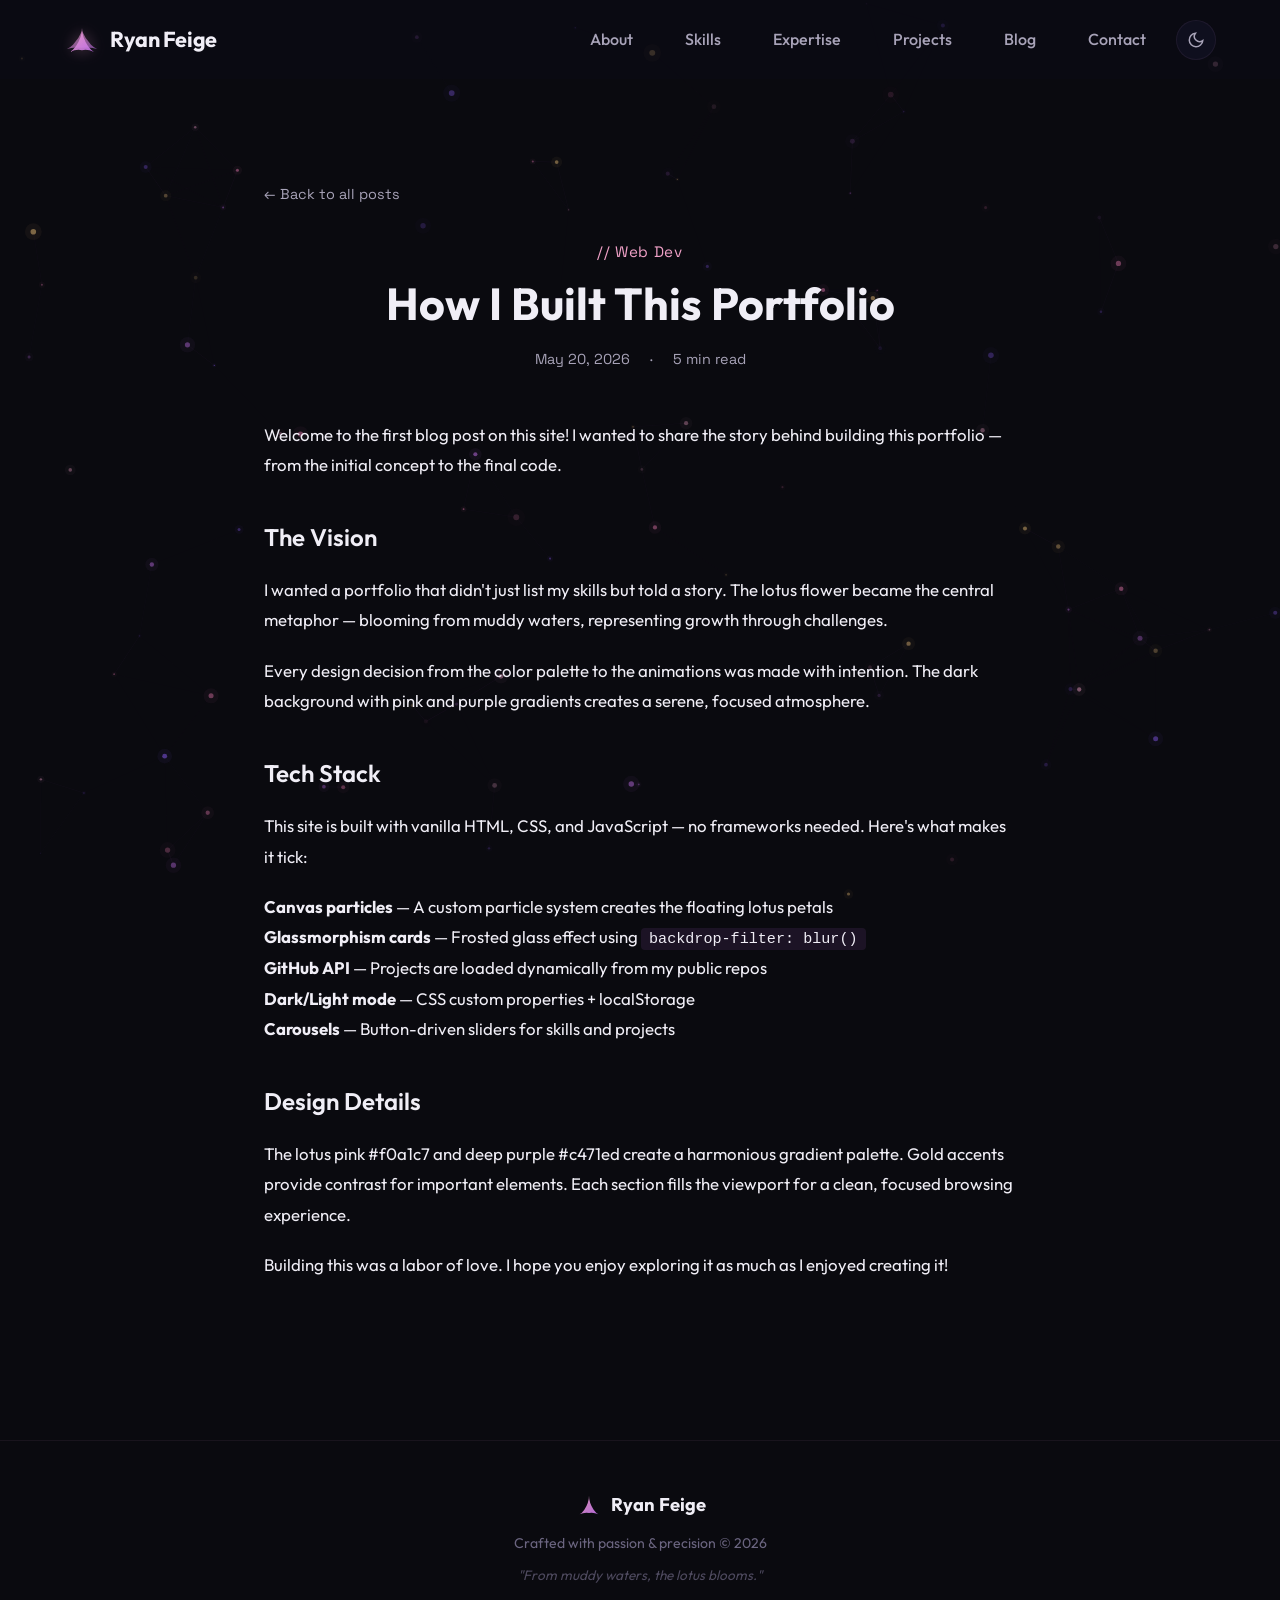
<file: blog/building-this-portfolio.html>
<!DOCTYPE html>
<html lang="en">

<head>
    <meta charset="UTF-8">
    <meta name="viewport" content="width=device-width, initial-scale=1.0">
    <title>How I Built This Portfolio | Ryan Feige</title>
    <meta name="description" content="A deep dive into the design and development of my lotus-themed portfolio.">
    <link rel="preconnect" href="https://fonts.googleapis.com">
    <link rel="preconnect" href="https://fonts.gstatic.com" crossorigin>
    <link href="https://fonts.googleapis.com/css2?family=Outfit:wght@300;400;500;600;700;800&family=Space+Grotesk:wght@400;500;600;700&display=swap" rel="stylesheet">
    <link rel="stylesheet" href="../style.css">
    <style>
        .blog-post-container {
            max-width: 800px;
            margin: 0 auto;
            padding: 40px 24px;
        }
        .blog-post-header {
            text-align: center;
            margin-bottom: 48px;
        }
        .blog-post-header .section-tag {
            display: inline-block;
            margin-bottom: 12px;
        }
        .blog-post-header h1 {
            font-family: 'Outfit', sans-serif;
            font-size: clamp(1.8rem, 4vw, 2.8rem);
            font-weight: 700;
            line-height: 1.2;
            color: var(--text-primary);
            margin-bottom: 16px;
        }
        .blog-post-meta {
            display: flex;
            justify-content: center;
            gap: 20px;
            color: var(--text-secondary);
            font-size: 0.9rem;
            font-family: 'Space Grotesk', sans-serif;
        }
        .blog-post-content {
            color: var(--text-primary);
            font-size: 1.05rem;
            line-height: 1.8;
        }
        .blog-post-content p {
            margin-bottom: 20px;
        }
        .blog-post-content h2 {
            font-family: 'Outfit', sans-serif;
            font-size: 1.5rem;
            font-weight: 600;
            margin: 36px 0 16px;
            color: var(--text-primary);
        }
        .blog-post-content h3 {
            font-family: 'Outfit', sans-serif;
            font-size: 1.2rem;
            font-weight: 600;
            margin: 28px 0 12px;
            color: var(--text-primary);
        }
        .blog-post-content code {
            background: rgba(196, 113, 237, 0.1);
            padding: 2px 8px;
            border-radius: 4px;
            font-size: 0.9em;
            color: var(--accent-pink);
        }
        .blog-post-content pre {
            background: rgba(10, 10, 20, 0.6);
            border: 1px solid rgba(196, 113, 237, 0.15);
            border-radius: 12px;
            padding: 20px 24px;
            overflow-x: auto;
            margin-bottom: 24px;
        }
        .blog-post-content pre code {
            background: none;
            padding: 0;
            color: var(--text-primary);
        }
        .blog-back {
            display: inline-flex;
            align-items: center;
            gap: 6px;
            color: var(--text-secondary);
            text-decoration: none;
            font-family: 'Space Grotesk', sans-serif;
            font-size: 0.9rem;
            margin-bottom: 32px;
            transition: color 0.3s ease;
        }
        .blog-back:hover {
            color: var(--accent-pink);
        }
        [data-theme="light"] .blog-post-content pre {
            background: rgba(0, 0, 0, 0.04);
            border-color: rgba(139, 92, 246, 0.15);
        }
    </style>
</head>

<body class="view-all-page">
    <canvas id="lotus-canvas"></canvas>

    <nav id="navbar" class="navbar">
        <div class="nav-container">
            <a href="../index.html" class="nav-logo">
                <svg class="lotus-icon" viewBox="0 0 60 50" width="36" height="30">
                    <defs>
                        <linearGradient id="lotus-grad" x1="0%" y1="0%" x2="100%" y2="100%">
                            <stop offset="0%" style="stop-color:#f0a1c7" />
                            <stop offset="100%" style="stop-color:#c471ed" />
                        </linearGradient>
                    </defs>
                    <path d="M30 5 Q30 20 20 35 Q15 42 10 45 Q20 40 30 42 Q40 40 50 45 Q45 42 40 35 Q30 20 30 5Z" fill="url(#lotus-grad)" opacity="0.9" />
                    <path d="M30 10 Q25 22 15 33 Q10 38 5 40 Q15 36 30 38 Q45 36 55 40 Q50 38 45 33 Q35 22 30 10Z" fill="url(#lotus-grad)" opacity="0.6" />
                </svg>
                <span>Ryan Feige</span>
            </a>
            <div class="nav-links" id="nav-links">
                <a href="../index.html#about" class="nav-link">About</a>
                <a href="../index.html#skills" class="nav-link">Skills</a>
                <a href="../index.html#expertise" class="nav-link">Expertise</a>
                <a href="../index.html#projects" class="nav-link">Projects</a>
                <a href="../index.html#blog" class="nav-link">Blog</a>
                <a href="../index.html#contact" class="nav-link">Contact</a>
                <button class="theme-toggle" id="theme-toggle" aria-label="Toggle theme">
                    <svg class="moon-icon" viewBox="0 0 24 24" fill="none" stroke="currentColor" stroke-width="2">
                        <path d="M21 12.79A9 9 0 1111.21 3 7 7 0 0021 12.79z"/>
                    </svg>
                    <svg class="sun-icon" viewBox="0 0 24 24" fill="none" stroke="currentColor" stroke-width="2">
                        <circle cx="12" cy="12" r="5"/>
                        <path d="M12 1v2M12 21v2M4.22 4.22l1.42 1.42M18.36 18.36l1.42 1.42M1 12h2M21 12h2M4.22 19.78l1.42-1.42M18.36 5.64l1.42-1.42"/>
                    </svg>
                </button>
            </div>
            <button class="nav-toggle" id="nav-toggle" aria-label="Toggle navigation menu">
                <span></span>
                <span></span>
                <span></span>
            </button>
        </div>
    </nav>

    <article class="view-all-section" style="padding-top:140px">
        <div class="blog-post-container">
            <a href="../view-all-blogs.html" class="blog-back">← Back to all posts</a>
            <div class="blog-post-header">
                <span class="section-tag">// Web Dev</span>
                <h1>How I Built This Portfolio</h1>
                <div class="blog-post-meta">
                    <span>May 20, 2026</span>
                    <span>·</span>
                    <span>5 min read</span>
                </div>
            </div>
            <div class="blog-post-content">
                <p>Welcome to the first blog post on this site! I wanted to share the story behind building this portfolio — from the initial concept to the final code.</p>

                <h2>The Vision</h2>
                <p>I wanted a portfolio that didn't just list my skills but told a story. The lotus flower became the central metaphor — blooming from muddy waters, representing growth through challenges.</p>
                <p>Every design decision from the color palette to the animations was made with intention. The dark background with pink and purple gradients creates a serene, focused atmosphere.</p>

                <h2>Tech Stack</h2>
                <p>This site is built with vanilla HTML, CSS, and JavaScript — no frameworks needed. Here's what makes it tick:</p>
                <ul>
                    <li><strong>Canvas particles</strong> — A custom particle system creates the floating lotus petals</li>
                    <li><strong>Glassmorphism cards</strong> — Frosted glass effect using <code>backdrop-filter: blur()</code></li>
                    <li><strong>GitHub API</strong> — Projects are loaded dynamically from my public repos</li>
                    <li><strong>Dark/Light mode</strong> — CSS custom properties + localStorage</li>
                    <li><strong>Carousels</strong> — Button-driven sliders for skills and projects</li>
                </ul>

                <h2>Design Details</h2>
                <p>The lotus pink #f0a1c7 and deep purple #c471ed create a harmonious gradient palette. Gold accents provide contrast for important elements. Each section fills the viewport for a clean, focused browsing experience.</p>

                <p>Building this was a labor of love. I hope you enjoy exploring it as much as I enjoyed creating it!</p>
            </div>
        </div>
    </article>

    <footer class="footer" style="margin-top:0">
        <div class="container">
            <div class="footer-content">
                <div class="footer-logo">
                    <svg class="lotus-icon" viewBox="0 0 60 50" width="28" height="24">
                        <path d="M30 5 Q30 20 20 35 Q15 42 10 45 Q20 40 30 42 Q40 40 50 45 Q45 42 40 35 Q30 20 30 5Z" fill="url(#lotus-grad)" opacity="0.9" />
                    </svg>
                    <span>Ryan Feige</span>
                </div>
                <p class="footer-text">Crafted with passion & precision © 2026</p>
                <p class="footer-quote">"From muddy waters, the lotus blooms."</p>
            </div>
        </div>
    </footer>

    <script src="../view-all-blogs.js"></script>
</body>
</html>
</file>
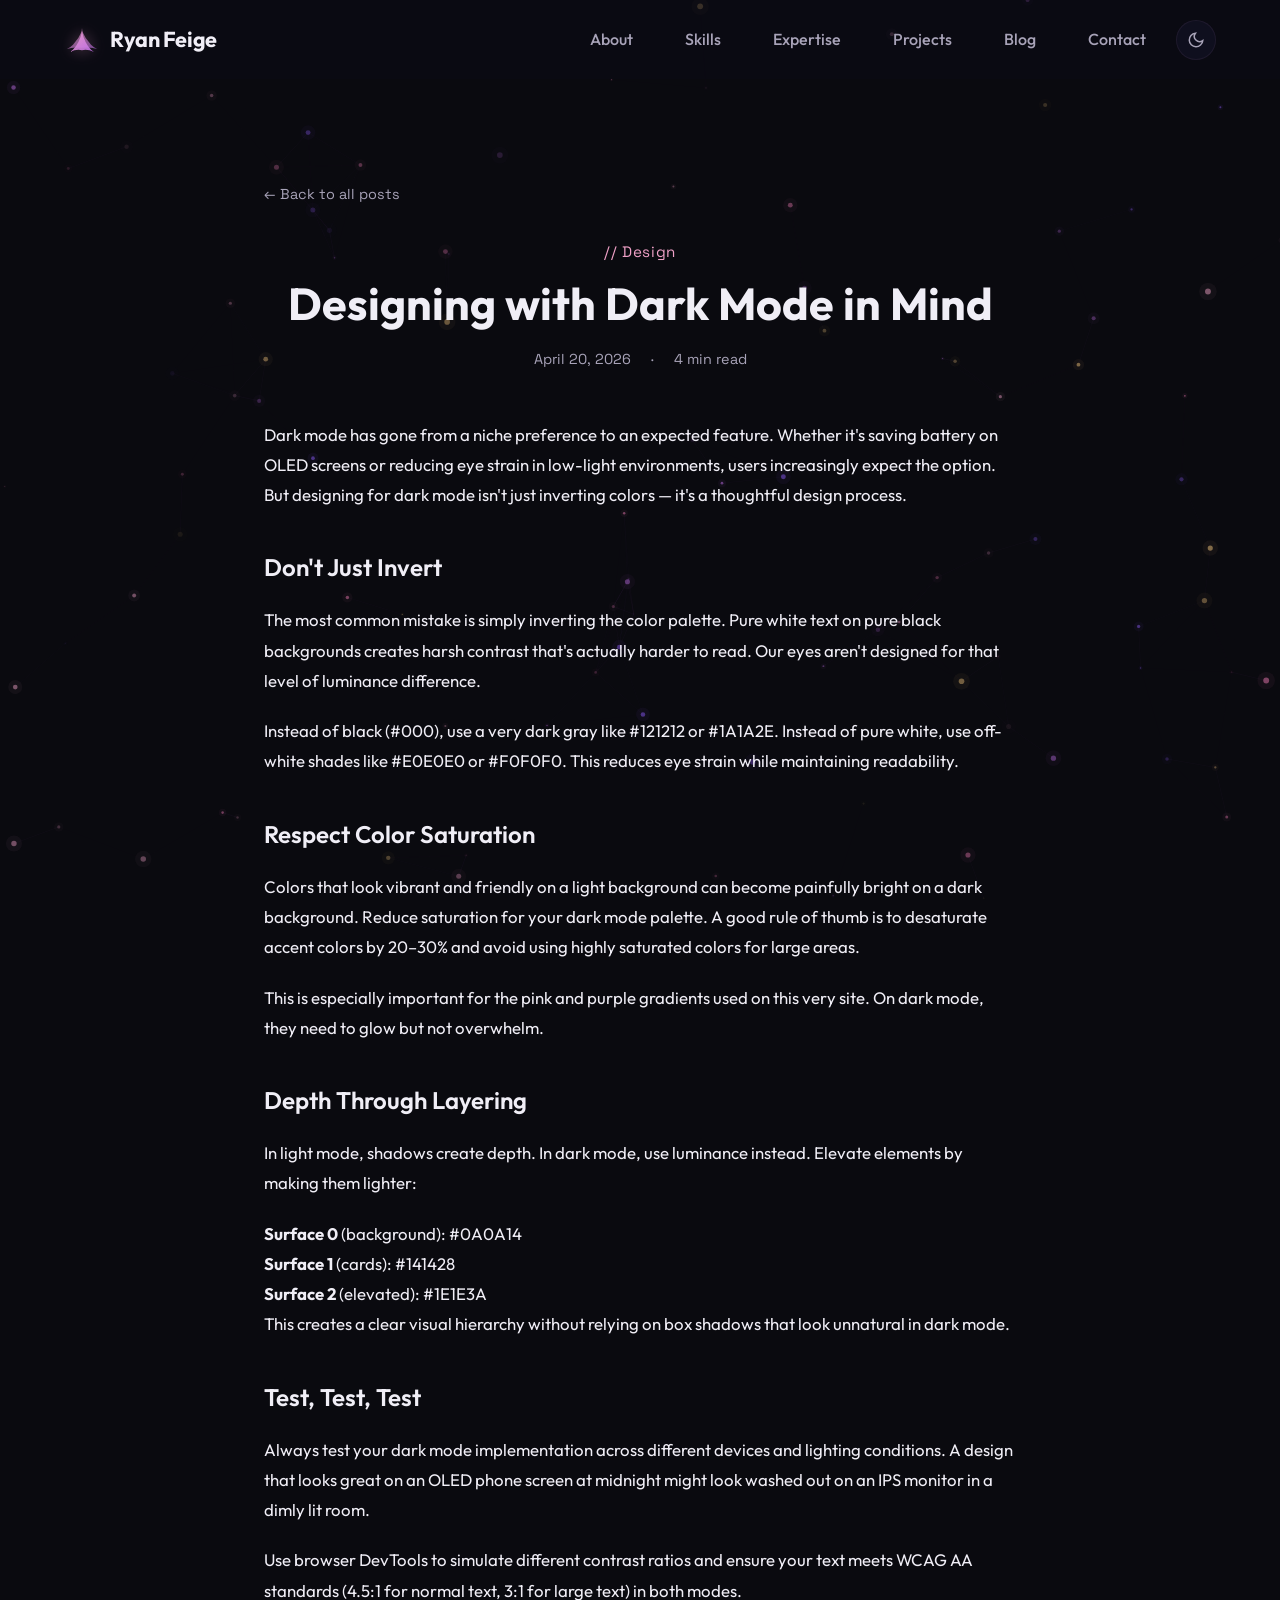
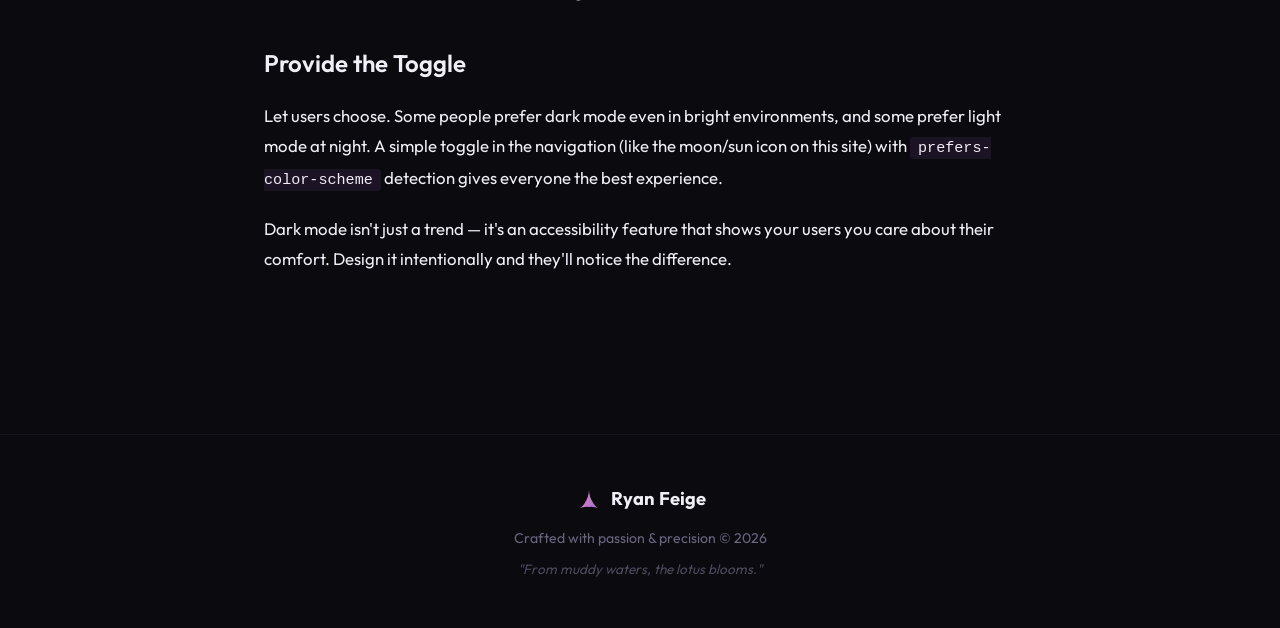
<file: blog/dark-mode-design.html>
<!DOCTYPE html>
<html lang="en">

<head>
    <meta charset="UTF-8">
    <meta name="viewport" content="width=device-width, initial-scale=1.0">
    <title>Designing with Dark Mode in Mind | Ryan Feige</title>
    <meta name="description" content="Tips and best practices for designing interfaces that look great in dark mode.">
    <link rel="preconnect" href="https://fonts.googleapis.com">
    <link rel="preconnect" href="https://fonts.gstatic.com" crossorigin>
    <link href="https://fonts.googleapis.com/css2?family=Outfit:wght@300;400;500;600;700;800&family=Space+Grotesk:wght@400;500;600;700&display=swap" rel="stylesheet">
    <link rel="stylesheet" href="../style.css">
    <style>
        .blog-post-container {
            max-width: 800px;
            margin: 0 auto;
            padding: 40px 24px;
        }
        .blog-post-header {
            text-align: center;
            margin-bottom: 48px;
        }
        .blog-post-header .section-tag {
            display: inline-block;
            margin-bottom: 12px;
        }
        .blog-post-header h1 {
            font-family: 'Outfit', sans-serif;
            font-size: clamp(1.8rem, 4vw, 2.8rem);
            font-weight: 700;
            line-height: 1.2;
            color: var(--text-primary);
            margin-bottom: 16px;
        }
        .blog-post-meta {
            display: flex;
            justify-content: center;
            gap: 20px;
            color: var(--text-secondary);
            font-size: 0.9rem;
            font-family: 'Space Grotesk', sans-serif;
        }
        .blog-post-content {
            color: var(--text-primary);
            font-size: 1.05rem;
            line-height: 1.8;
        }
        .blog-post-content p {
            margin-bottom: 20px;
        }
        .blog-post-content h2 {
            font-family: 'Outfit', sans-serif;
            font-size: 1.5rem;
            font-weight: 600;
            margin: 36px 0 16px;
            color: var(--text-primary);
        }
        .blog-post-content h3 {
            font-family: 'Outfit', sans-serif;
            font-size: 1.2rem;
            font-weight: 600;
            margin: 28px 0 12px;
            color: var(--text-primary);
        }
        .blog-post-content code {
            background: rgba(196, 113, 237, 0.1);
            padding: 2px 8px;
            border-radius: 4px;
            font-size: 0.9em;
            color: var(--accent-pink);
        }
        .blog-post-content pre {
            background: rgba(10, 10, 20, 0.6);
            border: 1px solid rgba(196, 113, 237, 0.15);
            border-radius: 12px;
            padding: 20px 24px;
            overflow-x: auto;
            margin-bottom: 24px;
        }
        .blog-post-content pre code {
            background: none;
            padding: 0;
            color: var(--text-primary);
        }
        .blog-back {
            display: inline-flex;
            align-items: center;
            gap: 6px;
            color: var(--text-secondary);
            text-decoration: none;
            font-family: 'Space Grotesk', sans-serif;
            font-size: 0.9rem;
            margin-bottom: 32px;
            transition: color 0.3s ease;
        }
        .blog-back:hover {
            color: var(--accent-pink);
        }
        [data-theme="light"] .blog-post-content pre {
            background: rgba(0, 0, 0, 0.04);
            border-color: rgba(139, 92, 246, 0.15);
        }
    </style>
</head>

<body class="view-all-page">
    <canvas id="lotus-canvas"></canvas>

    <nav id="navbar" class="navbar">
        <div class="nav-container">
            <a href="../index.html" class="nav-logo">
                <svg class="lotus-icon" viewBox="0 0 60 50" width="36" height="30">
                    <defs>
                        <linearGradient id="lotus-grad" x1="0%" y1="0%" x2="100%" y2="100%">
                            <stop offset="0%" style="stop-color:#f0a1c7" />
                            <stop offset="100%" style="stop-color:#c471ed" />
                        </linearGradient>
                    </defs>
                    <path d="M30 5 Q30 20 20 35 Q15 42 10 45 Q20 40 30 42 Q40 40 50 45 Q45 42 40 35 Q30 20 30 5Z" fill="url(#lotus-grad)" opacity="0.9" />
                    <path d="M30 10 Q25 22 15 33 Q10 38 5 40 Q15 36 30 38 Q45 36 55 40 Q50 38 45 33 Q35 22 30 10Z" fill="url(#lotus-grad)" opacity="0.6" />
                </svg>
                <span>Ryan Feige</span>
            </a>
            <div class="nav-links" id="nav-links">
                <a href="../index.html#about" class="nav-link">About</a>
                <a href="../index.html#skills" class="nav-link">Skills</a>
                <a href="../index.html#expertise" class="nav-link">Expertise</a>
                <a href="../index.html#projects" class="nav-link">Projects</a>
                <a href="../index.html#blog" class="nav-link">Blog</a>
                <a href="../index.html#contact" class="nav-link">Contact</a>
                <button class="theme-toggle" id="theme-toggle" aria-label="Toggle theme">
                    <svg class="moon-icon" viewBox="0 0 24 24" fill="none" stroke="currentColor" stroke-width="2">
                        <path d="M21 12.79A9 9 0 1111.21 3 7 7 0 0021 12.79z"/>
                    </svg>
                    <svg class="sun-icon" viewBox="0 0 24 24" fill="none" stroke="currentColor" stroke-width="2">
                        <circle cx="12" cy="12" r="5"/>
                        <path d="M12 1v2M12 21v2M4.22 4.22l1.42 1.42M18.36 18.36l1.42 1.42M1 12h2M21 12h2M4.22 19.78l1.42-1.42M18.36 5.64l1.42-1.42"/>
                    </svg>
                </button>
            </div>
            <button class="nav-toggle" id="nav-toggle" aria-label="Toggle navigation menu">
                <span></span>
                <span></span>
                <span></span>
            </button>
        </div>
    </nav>

    <article class="view-all-section" style="padding-top:140px">
        <div class="blog-post-container">
            <a href="../view-all-blogs.html" class="blog-back">← Back to all posts</a>
            <div class="blog-post-header">
                <span class="section-tag">// Design</span>
                <h1>Designing with Dark Mode in Mind</h1>
                <div class="blog-post-meta">
                    <span>April 20, 2026</span>
                    <span>·</span>
                    <span>4 min read</span>
                </div>
            </div>
            <div class="blog-post-content">
                <p>Dark mode has gone from a niche preference to an expected feature. Whether it's saving battery on OLED screens or reducing eye strain in low-light environments, users increasingly expect the option. But designing for dark mode isn't just inverting colors — it's a thoughtful design process.</p>

                <h2>Don't Just Invert</h2>
                <p>The most common mistake is simply inverting the color palette. Pure white text on pure black backgrounds creates harsh contrast that's actually harder to read. Our eyes aren't designed for that level of luminance difference.</p>
                <p>Instead of black (#000), use a very dark gray like #121212 or #1A1A2E. Instead of pure white, use off-white shades like #E0E0E0 or #F0F0F0. This reduces eye strain while maintaining readability.</p>

                <h2>Respect Color Saturation</h2>
                <p>Colors that look vibrant and friendly on a light background can become painfully bright on a dark background. Reduce saturation for your dark mode palette. A good rule of thumb is to desaturate accent colors by 20–30% and avoid using highly saturated colors for large areas.</p>
                <p>This is especially important for the pink and purple gradients used on this very site. On dark mode, they need to glow but not overwhelm.</p>

                <h2>Depth Through Layering</h2>
                <p>In light mode, shadows create depth. In dark mode, use luminance instead. Elevate elements by making them lighter:
                <ul>
                    <li><strong>Surface 0</strong> (background): #0A0A14</li>
                    <li><strong>Surface 1</strong> (cards): #141428</li>
                    <li><strong>Surface 2</strong> (elevated): #1E1E3A</li>
                </ul>
                This creates a clear visual hierarchy without relying on box shadows that look unnatural in dark mode.</p>

                <h2>Test, Test, Test</h2>
                <p>Always test your dark mode implementation across different devices and lighting conditions. A design that looks great on an OLED phone screen at midnight might look washed out on an IPS monitor in a dimly lit room.</p>
                <p>Use browser DevTools to simulate different contrast ratios and ensure your text meets WCAG AA standards (4.5:1 for normal text, 3:1 for large text) in both modes.</p>

                <h2>Provide the Toggle</h2>
                <p>Let users choose. Some people prefer dark mode even in bright environments, and some prefer light mode at night. A simple toggle in the navigation (like the moon/sun icon on this site) with <code>prefers-color-scheme</code> detection gives everyone the best experience.</p>

                <p>Dark mode isn't just a trend — it's an accessibility feature that shows your users you care about their comfort. Design it intentionally and they'll notice the difference.</p>
            </div>
        </div>
    </article>

    <footer class="footer" style="margin-top:0">
        <div class="container">
            <div class="footer-content">
                <div class="footer-logo">
                    <svg class="lotus-icon" viewBox="0 0 60 50" width="28" height="24">
                        <path d="M30 5 Q30 20 20 35 Q15 42 10 45 Q20 40 30 42 Q40 40 50 45 Q45 42 40 35 Q30 20 30 5Z" fill="url(#lotus-grad)" opacity="0.9" />
                    </svg>
                    <span>Ryan Feige</span>
                </div>
                <p class="footer-text">Crafted with passion & precision © 2026</p>
                <p class="footer-quote">"From muddy waters, the lotus blooms."</p>
            </div>
        </div>
    </footer>

    <script src="../view-all-blogs.js"></script>
</body>
</html>
</file>
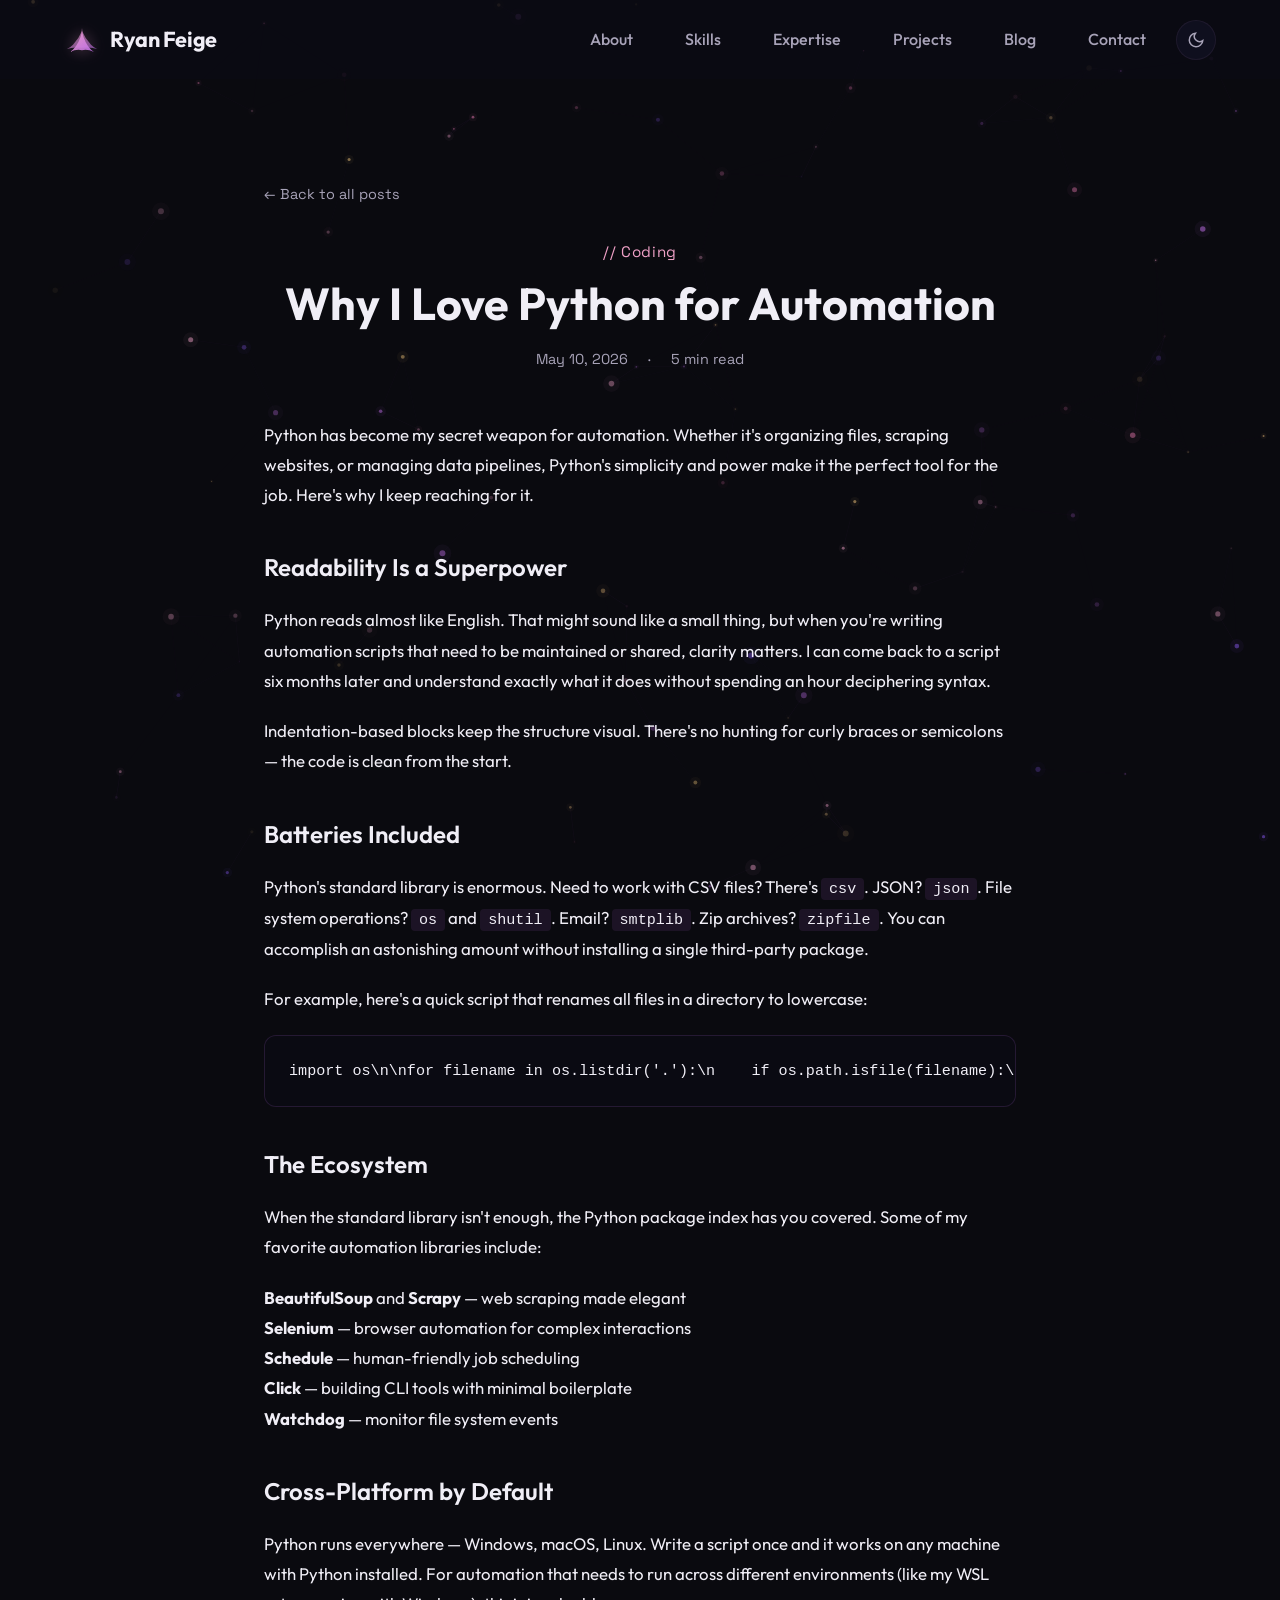
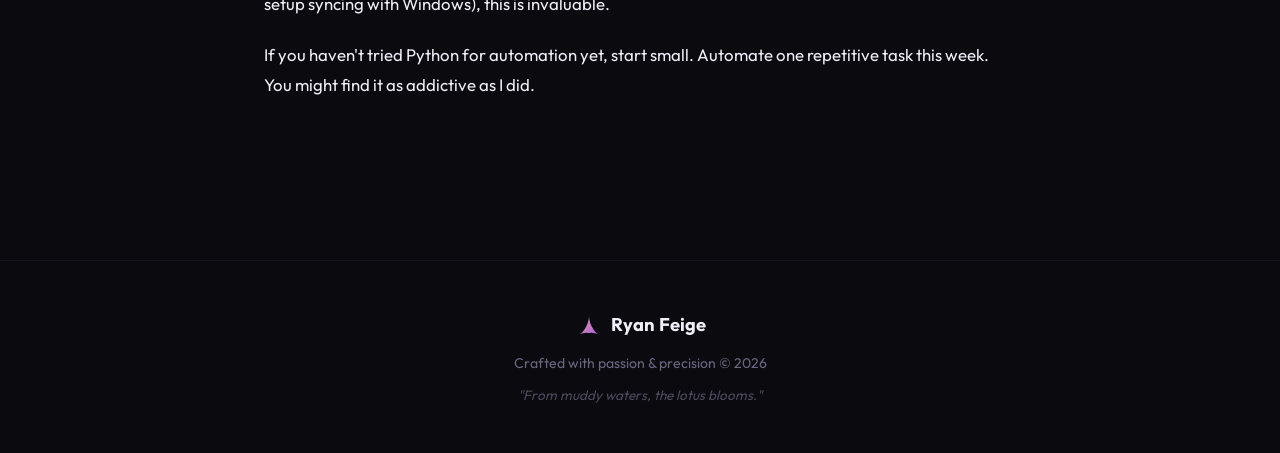
<file: blog/python-automation.html>
<!DOCTYPE html>
<html lang="en">

<head>
    <meta charset="UTF-8">
    <meta name="viewport" content="width=device-width, initial-scale=1.0">
    <title>Why I Love Python for Automation | Ryan Feige</title>
    <meta name="description" content="A simple article about why Python is my go-to language for automation tasks.">
    <link rel="preconnect" href="https://fonts.googleapis.com">
    <link rel="preconnect" href="https://fonts.gstatic.com" crossorigin>
    <link href="https://fonts.googleapis.com/css2?family=Outfit:wght@300;400;500;600;700;800&family=Space+Grotesk:wght@400;500;600;700&display=swap" rel="stylesheet">
    <link rel="stylesheet" href="../style.css">
    <style>
        .blog-post-container {
            max-width: 800px;
            margin: 0 auto;
            padding: 40px 24px;
        }
        .blog-post-header {
            text-align: center;
            margin-bottom: 48px;
        }
        .blog-post-header .section-tag {
            display: inline-block;
            margin-bottom: 12px;
        }
        .blog-post-header h1 {
            font-family: 'Outfit', sans-serif;
            font-size: clamp(1.8rem, 4vw, 2.8rem);
            font-weight: 700;
            line-height: 1.2;
            color: var(--text-primary);
            margin-bottom: 16px;
        }
        .blog-post-meta {
            display: flex;
            justify-content: center;
            gap: 20px;
            color: var(--text-secondary);
            font-size: 0.9rem;
            font-family: 'Space Grotesk', sans-serif;
        }
        .blog-post-content {
            color: var(--text-primary);
            font-size: 1.05rem;
            line-height: 1.8;
        }
        .blog-post-content p {
            margin-bottom: 20px;
        }
        .blog-post-content h2 {
            font-family: 'Outfit', sans-serif;
            font-size: 1.5rem;
            font-weight: 600;
            margin: 36px 0 16px;
            color: var(--text-primary);
        }
        .blog-post-content h3 {
            font-family: 'Outfit', sans-serif;
            font-size: 1.2rem;
            font-weight: 600;
            margin: 28px 0 12px;
            color: var(--text-primary);
        }
        .blog-post-content code {
            background: rgba(196, 113, 237, 0.1);
            padding: 2px 8px;
            border-radius: 4px;
            font-size: 0.9em;
            color: var(--accent-pink);
        }
        .blog-post-content pre {
            background: rgba(10, 10, 20, 0.6);
            border: 1px solid rgba(196, 113, 237, 0.15);
            border-radius: 12px;
            padding: 20px 24px;
            overflow-x: auto;
            margin-bottom: 24px;
        }
        .blog-post-content pre code {
            background: none;
            padding: 0;
            color: var(--text-primary);
        }
        .blog-back {
            display: inline-flex;
            align-items: center;
            gap: 6px;
            color: var(--text-secondary);
            text-decoration: none;
            font-family: 'Space Grotesk', sans-serif;
            font-size: 0.9rem;
            margin-bottom: 32px;
            transition: color 0.3s ease;
        }
        .blog-back:hover {
            color: var(--accent-pink);
        }
        [data-theme="light"] .blog-post-content pre {
            background: rgba(0, 0, 0, 0.04);
            border-color: rgba(139, 92, 246, 0.15);
        }
    </style>
</head>

<body class="view-all-page">
    <canvas id="lotus-canvas"></canvas>

    <nav id="navbar" class="navbar">
        <div class="nav-container">
            <a href="../index.html" class="nav-logo">
                <svg class="lotus-icon" viewBox="0 0 60 50" width="36" height="30">
                    <defs>
                        <linearGradient id="lotus-grad" x1="0%" y1="0%" x2="100%" y2="100%">
                            <stop offset="0%" style="stop-color:#f0a1c7" />
                            <stop offset="100%" style="stop-color:#c471ed" />
                        </linearGradient>
                    </defs>
                    <path d="M30 5 Q30 20 20 35 Q15 42 10 45 Q20 40 30 42 Q40 40 50 45 Q45 42 40 35 Q30 20 30 5Z" fill="url(#lotus-grad)" opacity="0.9" />
                    <path d="M30 10 Q25 22 15 33 Q10 38 5 40 Q15 36 30 38 Q45 36 55 40 Q50 38 45 33 Q35 22 30 10Z" fill="url(#lotus-grad)" opacity="0.6" />
                </svg>
                <span>Ryan Feige</span>
            </a>
            <div class="nav-links" id="nav-links">
                <a href="../index.html#about" class="nav-link">About</a>
                <a href="../index.html#skills" class="nav-link">Skills</a>
                <a href="../index.html#expertise" class="nav-link">Expertise</a>
                <a href="../index.html#projects" class="nav-link">Projects</a>
                <a href="../index.html#blog" class="nav-link">Blog</a>
                <a href="../index.html#contact" class="nav-link">Contact</a>
                <button class="theme-toggle" id="theme-toggle" aria-label="Toggle theme">
                    <svg class="moon-icon" viewBox="0 0 24 24" fill="none" stroke="currentColor" stroke-width="2">
                        <path d="M21 12.79A9 9 0 1111.21 3 7 7 0 0021 12.79z"/>
                    </svg>
                    <svg class="sun-icon" viewBox="0 0 24 24" fill="none" stroke="currentColor" stroke-width="2">
                        <circle cx="12" cy="12" r="5"/>
                        <path d="M12 1v2M12 21v2M4.22 4.22l1.42 1.42M18.36 18.36l1.42 1.42M1 12h2M21 12h2M4.22 19.78l1.42-1.42M18.36 5.64l1.42-1.42"/>
                    </svg>
                </button>
            </div>
            <button class="nav-toggle" id="nav-toggle" aria-label="Toggle navigation menu">
                <span></span>
                <span></span>
                <span></span>
            </button>
        </div>
    </nav>

    <article class="view-all-section" style="padding-top:140px">
        <div class="blog-post-container">
            <a href="../view-all-blogs.html" class="blog-back">← Back to all posts</a>
            <div class="blog-post-header">
                <span class="section-tag">// Coding</span>
                <h1>Why I Love Python for Automation</h1>
                <div class="blog-post-meta">
                    <span>May 10, 2026</span>
                    <span>·</span>
                    <span>5 min read</span>
                </div>
            </div>
            <div class="blog-post-content">
                <p>Python has become my secret weapon for automation. Whether it's organizing files, scraping websites, or managing data pipelines, Python's simplicity and power make it the perfect tool for the job. Here's why I keep reaching for it.</p>

                <h2>Readability Is a Superpower</h2>
                <p>Python reads almost like English. That might sound like a small thing, but when you're writing automation scripts that need to be maintained or shared, clarity matters. I can come back to a script six months later and understand exactly what it does without spending an hour deciphering syntax.</p>
                <p>Indentation-based blocks keep the structure visual. There's no hunting for curly braces or semicolons — the code is clean from the start.</p>

                <h2>Batteries Included</h2>
                <p>Python's standard library is enormous. Need to work with CSV files? There's <code>csv</code>. JSON? <code>json</code>. File system operations? <code>os</code> and <code>shutil</code>. Email? <code>smtplib</code>. Zip archives? <code>zipfile</code>. You can accomplish an astonishing amount without installing a single third-party package.</p>
                <p>For example, here's a quick script that renames all files in a directory to lowercase:</p>
                <pre><code>import os\n\nfor filename in os.listdir('.'):\n    if os.path.isfile(filename):\n        os.rename(filename, filename.lower())</code></pre>

                <h2>The Ecosystem</h2>
                <p>When the standard library isn't enough, the Python package index has you covered. Some of my favorite automation libraries include:</p>
                <ul>
                    <li><strong>BeautifulSoup</strong> and <strong>Scrapy</strong> — web scraping made elegant</li>
                    <li><strong>Selenium</strong> — browser automation for complex interactions</li>
                    <li><strong>Schedule</strong> — human-friendly job scheduling</li>
                    <li><strong>Click</strong> — building CLI tools with minimal boilerplate</li>
                    <li><strong>Watchdog</strong> — monitor file system events</li>
                </ul>

                <h2>Cross-Platform by Default</h2>
                <p>Python runs everywhere — Windows, macOS, Linux. Write a script once and it works on any machine with Python installed. For automation that needs to run across different environments (like my WSL setup syncing with Windows), this is invaluable.</p>

                <p>If you haven't tried Python for automation yet, start small. Automate one repetitive task this week. You might find it as addictive as I did.</p>
            </div>
        </div>
    </article>

    <footer class="footer" style="margin-top:0">
        <div class="container">
            <div class="footer-content">
                <div class="footer-logo">
                    <svg class="lotus-icon" viewBox="0 0 60 50" width="28" height="24">
                        <path d="M30 5 Q30 20 20 35 Q15 42 10 45 Q20 40 30 42 Q40 40 50 45 Q45 42 40 35 Q30 20 30 5Z" fill="url(#lotus-grad)" opacity="0.9" />
                    </svg>
                    <span>Ryan Feige</span>
                </div>
                <p class="footer-text">Crafted with passion & precision © 2026</p>
                <p class="footer-quote">"From muddy waters, the lotus blooms."</p>
            </div>
        </div>
    </footer>

    <script src="../view-all-blogs.js"></script>
</body>
</html>
</file>
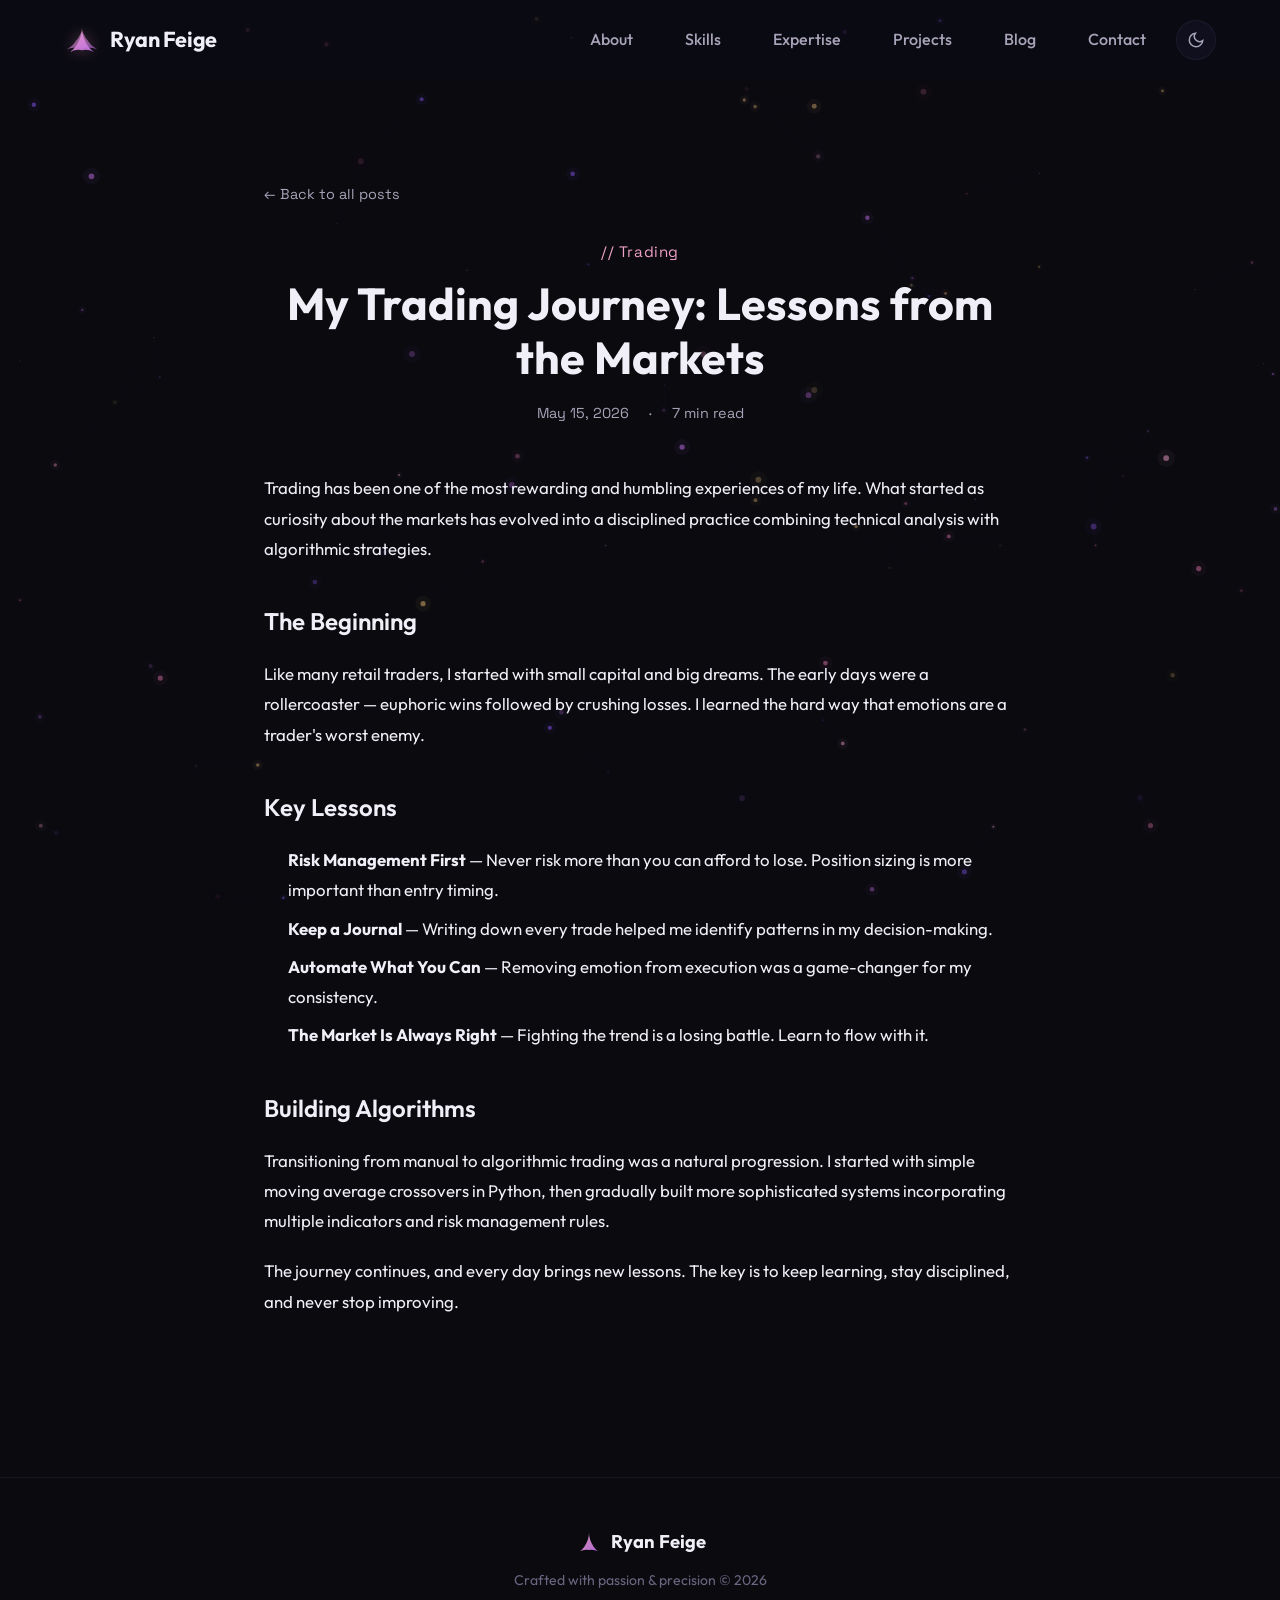
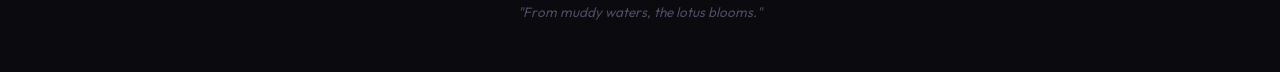
<file: blog/trading-journey-lessons.html>
<!DOCTYPE html>
<html lang="en">

<head>
    <meta charset="UTF-8">
    <meta name="viewport" content="width=device-width, initial-scale=1.0">
    <title>My Trading Journey: Lessons from the Markets | Ryan Feige</title>
    <meta name="description" content="Reflections on my path from retail trading to building algorithmic strategies.">
    <link rel="preconnect" href="https://fonts.googleapis.com">
    <link rel="preconnect" href="https://fonts.gstatic.com" crossorigin>
    <link href="https://fonts.googleapis.com/css2?family=Outfit:wght@300;400;500;600;700;800&family=Space+Grotesk:wght@400;500;600;700&display=swap" rel="stylesheet">
    <link rel="stylesheet" href="../style.css">
    <style>
        .blog-post-container { max-width: 800px; margin: 0 auto; padding: 40px 24px; }
        .blog-post-header { text-align: center; margin-bottom: 48px; }
        .blog-post-header .section-tag { display: inline-block; margin-bottom: 12px; }
        .blog-post-header h1 { font-family: 'Outfit', sans-serif; font-size: clamp(1.8rem,4vw,2.8rem); font-weight: 700; line-height: 1.2; color: var(--text-primary); margin-bottom: 16px; }
        .blog-post-meta { display: flex; justify-content: center; gap: 20px; color: var(--text-secondary); font-size: 0.9rem; font-family: 'Space Grotesk', sans-serif; }
        .blog-post-content { color: var(--text-primary); font-size: 1.05rem; line-height: 1.8; }
        .blog-post-content p { margin-bottom: 20px; }
        .blog-post-content h2 { font-family: 'Outfit', sans-serif; font-size: 1.5rem; font-weight: 600; margin: 36px 0 16px; color: var(--text-primary); }
        .blog-post-content h3 { font-family: 'Outfit', sans-serif; font-size: 1.2rem; font-weight: 600; margin: 28px 0 12px; color: var(--text-primary); }
        .blog-post-content ul { margin-bottom: 20px; padding-left: 24px; }
        .blog-post-content li { margin-bottom: 8px; }
        .blog-back { display: inline-flex; align-items: center; gap: 6px; color: var(--text-secondary); text-decoration: none; font-family: 'Space Grotesk', sans-serif; font-size: 0.9rem; margin-bottom: 32px; transition: color 0.3s ease; }
        .blog-back:hover { color: var(--accent-pink); }
    </style>
</head>

<body class="view-all-page">
    <canvas id="lotus-canvas"></canvas>

    <nav id="navbar" class="navbar">
        <div class="nav-container">
            <a href="../index.html" class="nav-logo">
                <svg class="lotus-icon" viewBox="0 0 60 50" width="36" height="30">
                    <defs><linearGradient id="lotus-grad" x1="0%" y1="0%" x2="100%" y2="100%"><stop offset="0%" style="stop-color:#f0a1c7"/><stop offset="100%" style="stop-color:#c471ed"/></linearGradient></defs>
                    <path d="M30 5 Q30 20 20 35 Q15 42 10 45 Q20 40 30 42 Q40 40 50 45 Q45 42 40 35 Q30 20 30 5Z" fill="url(#lotus-grad)" opacity="0.9"/>
                    <path d="M30 10 Q25 22 15 33 Q10 38 5 40 Q15 36 30 38 Q45 36 55 40 Q50 38 45 33 Q35 22 30 10Z" fill="url(#lotus-grad)" opacity="0.6"/>
                </svg>
                <span>Ryan Feige</span>
            </a>
            <div class="nav-links" id="nav-links">
                <a href="../index.html#about" class="nav-link">About</a>
                <a href="../index.html#skills" class="nav-link">Skills</a>
                <a href="../index.html#expertise" class="nav-link">Expertise</a>
                <a href="../index.html#projects" class="nav-link">Projects</a>
                <a href="../index.html#blog" class="nav-link">Blog</a>
                <a href="../index.html#contact" class="nav-link">Contact</a>
                <button class="theme-toggle" id="theme-toggle" aria-label="Toggle theme">
                    <svg class="moon-icon" viewBox="0 0 24 24" fill="none" stroke="currentColor" stroke-width="2"><path d="M21 12.79A9 9 0 1111.21 3 7 7 0 0021 12.79z"/></svg>
                    <svg class="sun-icon" viewBox="0 0 24 24" fill="none" stroke="currentColor" stroke-width="2"><circle cx="12" cy="12" r="5"/><path d="M12 1v2M12 21v2M4.22 4.22l1.42 1.42M18.36 18.36l1.42 1.42M1 12h2M21 12h2M4.22 19.78l1.42-1.42M18.36 5.64l1.42-1.42"/></svg>
                </button>
            </div>
            <button class="nav-toggle" id="nav-toggle" aria-label="Toggle navigation menu"><span></span><span></span><span></span></button>
        </div>
    </nav>

    <article class="view-all-section" style="padding-top:140px">
        <div class="blog-post-container">
            <a href="../view-all-blogs.html" class="blog-back">← Back to all posts</a>
            <div class="blog-post-header">
                <span class="section-tag">// Trading</span>
                <h1>My Trading Journey: Lessons from the Markets</h1>
                <div class="blog-post-meta">
                    <span>May 15, 2026</span>
                    <span>·</span>
                    <span>7 min read</span>
                </div>
            </div>
            <div class="blog-post-content">
                <p>Trading has been one of the most rewarding and humbling experiences of my life. What started as curiosity about the markets has evolved into a disciplined practice combining technical analysis with algorithmic strategies.</p>

                <h2>The Beginning</h2>
                <p>Like many retail traders, I started with small capital and big dreams. The early days were a rollercoaster — euphoric wins followed by crushing losses. I learned the hard way that emotions are a trader's worst enemy.</p>

                <h2>Key Lessons</h2>
                <ul>
                    <li><strong>Risk Management First</strong> — Never risk more than you can afford to lose. Position sizing is more important than entry timing.</li>
                    <li><strong>Keep a Journal</strong> — Writing down every trade helped me identify patterns in my decision-making.</li>
                    <li><strong>Automate What You Can</strong> — Removing emotion from execution was a game-changer for my consistency.</li>
                    <li><strong>The Market Is Always Right</strong> — Fighting the trend is a losing battle. Learn to flow with it.</li>
                </ul>

                <h2>Building Algorithms</h2>
                <p>Transitioning from manual to algorithmic trading was a natural progression. I started with simple moving average crossovers in Python, then gradually built more sophisticated systems incorporating multiple indicators and risk management rules.</p>

                <p>The journey continues, and every day brings new lessons. The key is to keep learning, stay disciplined, and never stop improving.</p>
            </div>
        </div>
    </article>

    <footer class="footer" style="margin-top:0">
        <div class="container">
            <div class="footer-content">
                <div class="footer-logo">
                    <svg class="lotus-icon" viewBox="0 0 60 50" width="28" height="24"><path d="M30 5 Q30 20 20 35 Q15 42 10 45 Q20 40 30 42 Q40 40 50 45 Q45 42 40 35 Q30 20 30 5Z" fill="url(#lotus-grad)" opacity="0.9"/></svg>
                    <span>Ryan Feige</span>
                </div>
                <p class="footer-text">Crafted with passion & precision © 2026</p>
                <p class="footer-quote">"From muddy waters, the lotus blooms."</p>
            </div>
        </div>
    </footer>

    <script src="../view-all-blogs.js"></script>
</body>
</html>
</file>
<file: style.css>
/* ===== CSS CUSTOM PROPERTIES ===== */
:root {
    /* Colors - Deep lotus-inspired palette */
    --bg-primary: #0a0a0f;
    --bg-secondary: #0e0e18;
    --bg-tertiary: #141422;
    --surface: rgba(20, 20, 40, 0.6);
    --surface-hover: rgba(30, 30, 55, 0.8);
    --border: rgba(200, 140, 200, 0.08);
    --border-hover: rgba(200, 140, 200, 0.18);

    /* Lotus pinks & purples */
    --lotus-pink: #f0a1c7;
    --lotus-rose: #e87aaf;
    --lotus-magenta: #c471ed;
    --lotus-purple: #8b5cf6;
    --lotus-deep: #6d28d9;
    --lotus-gold: #f5c97e;
    --lotus-warm: #f8b4b4;

    /* Gradients */
    --gradient-primary: linear-gradient(135deg, #f0a1c7 0%, #c471ed 50%, #8b5cf6 100%);
    --gradient-glow: linear-gradient(135deg, rgba(240, 161, 199, 0.15) 0%, rgba(196, 113, 237, 0.15) 100%);
    --gradient-card: linear-gradient(135deg, rgba(240, 161, 199, 0.05) 0%, rgba(139, 92, 246, 0.05) 100%);

    /* Text */
    --text-primary: #f0eef6;
    --text-secondary: #a8a3b8;
    --text-muted: #6b6580;

    /* Spacing */
    --section-padding: 120px 0;
    --container-max: 1200px;

    /* Transitions */
    --transition-fast: 0.2s cubic-bezier(0.4, 0, 0.2, 1);
    --transition-smooth: 0.4s cubic-bezier(0.4, 0, 0.2, 1);
    --transition-spring: 0.6s cubic-bezier(0.34, 1.56, 0.64, 1);

    /* Typography */
    --font-primary: 'Outfit', -apple-system, BlinkMacSystemFont, sans-serif;
    --font-mono: 'Space Grotesk', 'SF Mono', monospace;
}

/* ===== LIGHT MODE ===== */
[data-theme="light"] {
    --bg-primary: #f8f5f0;
    --bg-secondary: #f0ece6;
    --bg-tertiary: #e8e2da;
    --surface: rgba(255, 255, 255, 0.7);
    --surface-hover: rgba(255, 255, 255, 0.9);
    --border: rgba(140, 100, 160, 0.45);
    --border-hover: rgba(140, 100, 160, 0.65);

    --text-primary: #1a1a2e;
    --text-secondary: #403c52;
    --text-muted: #7a7590;

    --gradient-glow: linear-gradient(135deg, rgba(240, 161, 199, 0.1) 0%, rgba(196, 113, 237, 0.1) 100%);
    --gradient-card: linear-gradient(135deg, rgba(240, 161, 199, 0.04) 0%, rgba(139, 92, 246, 0.04) 100%);
}

/* Smooth theme transition */
*,
*::before,
*::after {
    transition: background-color 0.35s ease, border-color 0.35s ease, color 0.35s ease;
}

/* Exclude canvas and marquee from theme transition for perf */
canvas,
canvas *,
.marquee-track,
.marquee-track * {
    transition: none !important;
}

/* ===== RESET & BASE ===== */
*,
*::before,
*::after {
    margin: 0;
    padding: 0;
    box-sizing: border-box;
}

html {
    scroll-behavior: smooth;
    scroll-snap-type: y proximity;
    font-size: 16px;
}

body {
    font-family: var(--font-primary);
    background: var(--bg-primary);
    color: var(--text-primary);
    line-height: 1.7;
    overflow-x: hidden;
    -webkit-font-smoothing: antialiased;
    -moz-osx-font-smoothing: grayscale;
}

::selection {
    background: rgba(196, 113, 237, 0.3);
    color: #fff;
}

a {
    text-decoration: none;
    color: inherit;
}

ul {
    list-style: none;
}

img {
    max-width: 100%;
    display: block;
}

button {
    cursor: pointer;
    border: none;
    background: none;
    font-family: inherit;
}

input,
textarea {
    font-family: inherit;
}

/* ===== CANVAS BACKGROUND ===== */
#lotus-canvas {
    position: fixed;
    top: 0;
    left: 0;
    width: 100%;
    height: 100%;
    z-index: 0;
    pointer-events: none;
}

/* ===== CONTAINER ===== */
.container {
    max-width: var(--container-max);
    margin: 0 auto;
    padding: 0 24px;
}

/* ===== NAVIGATION ===== */
.navbar {
    position: fixed;
    top: 0;
    left: 0;
    right: 0;
    z-index: 1000;
    padding: 16px 0;
    transition: var(--transition-smooth);
    background: transparent;
}

.navbar.scrolled {
    background: rgba(10, 10, 15, 0.85);
    backdrop-filter: blur(20px);
    -webkit-backdrop-filter: blur(20px);
    border-bottom: 1px solid var(--border);
    padding: 10px 0;
}

.nav-container {
    max-width: var(--container-max);
    margin: 0 auto;
    padding: 0 24px;
    display: flex;
    align-items: center;
    justify-content: space-between;
}

.nav-logo {
    display: flex;
    align-items: center;
    gap: 10px;
    font-size: 1.35rem;
    font-weight: 700;
    letter-spacing: -0.02em;
    color: var(--text-primary);
    transition: var(--transition-fast);
}

.nav-logo:hover {
    color: var(--lotus-pink);
}

.nav-logo .lotus-icon {
    filter: drop-shadow(0 0 8px rgba(240, 161, 199, 0.4));
    transition: var(--transition-smooth);
}

.nav-logo:hover .lotus-icon {
    filter: drop-shadow(0 0 14px rgba(240, 161, 199, 0.7));
    transform: scale(1.1);
}

.nav-links {
    display: flex;
    align-items: center;
    gap: 8px;
}

.nav-link {
    padding: 10px 22px;
    border-radius: 100px;
    font-size: 1rem;
    font-weight: 500;
    color: var(--text-secondary);
    transition: var(--transition-fast);
    position: relative;
}

.nav-link:hover,
.nav-link.active {
    color: var(--text-primary);
    background: rgba(240, 161, 199, 0.08);
}

.nav-link.active {
    color: var(--lotus-pink);
}

.nav-toggle {
    display: none;
    flex-direction: column;
    gap: 5px;
    padding: 8px;
    z-index: 1001;
}

.nav-toggle span {
    width: 24px;
    height: 2px;
    background: var(--text-primary);
    border-radius: 2px;
    transition: var(--transition-smooth);
}

.nav-toggle.active span:nth-child(1) {
    transform: rotate(45deg) translate(5px, 5px);
}

.nav-toggle.active span:nth-child(2) {
    opacity: 0;
}

.nav-toggle.active span:nth-child(3) {
    transform: rotate(-45deg) translate(5px, -5px);
}

/* ===== THEME TOGGLE ===== */
.theme-toggle {
    display: flex;
    align-items: center;
    justify-content: center;
    width: 40px;
    height: 40px;
    border: 1px solid var(--border);
    border-radius: 100px;
    background: var(--surface);
    color: var(--text-secondary);
    cursor: pointer;
    transition: var(--transition-smooth);
    flex-shrink: 0;
}

.theme-toggle:hover {
    border-color: var(--lotus-pink);
    color: var(--lotus-pink);
    background: rgba(240, 161, 199, 0.08);
}

.theme-toggle svg {
    width: 18px;
    height: 18px;
    transition: transform 0.4s ease;
}

.theme-toggle .sun-icon {
    display: none;
}

[data-theme="light"] .theme-toggle .moon-icon {
    display: none;
}

[data-theme="light"] .theme-toggle .sun-icon {
    display: block;
}

[data-theme="light"] .theme-toggle:hover {
    border-color: var(--lotus-pink);
    color: var(--lotus-pink);
    background: rgba(240, 161, 199, 0.08);
}

/* ===== HERO SECTION ===== */
.hero {
    min-height: 100vh;
    display: flex;
    align-items: center;
    position: relative;
    padding: 120px 0 80px;
    overflow: hidden;
    scroll-snap-align: start;
    scroll-margin-top: 80px;
}

.hero-content {
    max-width: var(--container-max);
    margin: 0 auto;
    width: 100%;
    position: relative;
    z-index: 2;
    padding: 0 24px;
}

.hero-badge {
    display: inline-flex;
    align-items: center;
    gap: 8px;
    padding: 8px 18px;
    background: rgba(240, 161, 199, 0.08);
    border: 1px solid rgba(240, 161, 199, 0.15);
    border-radius: 100px;
    font-size: 0.85rem;
    color: var(--lotus-pink);
    margin-bottom: 32px;
    animation: fadeInUp 0.8s ease forwards;
    opacity: 0;
}

.badge-dot {
    width: 8px;
    height: 8px;
    background: #4ade80;
    border-radius: 50%;
    animation: pulse-dot 2s ease-in-out infinite;
}

@keyframes pulse-dot {

    0%,
    100% {
        opacity: 1;
        box-shadow: 0 0 0 0 rgba(74, 222, 128, 0.4);
    }

    50% {
        opacity: 0.7;
        box-shadow: 0 0 0 6px rgba(74, 222, 128, 0);
    }
}

.hero-title {
    font-size: clamp(2.8rem, 7vw, 5.5rem);
    font-weight: 800;
    line-height: 1.08;
    letter-spacing: -0.03em;
    margin-bottom: 28px;
}

.title-line {
    display: block;
    opacity: 0;
    animation: fadeInUp 0.8s ease forwards;
}

.title-line:nth-child(1) {
    animation-delay: 0.15s;
}

.title-line:nth-child(2) {
    animation-delay: 0.3s;
}

.title-line:nth-child(3) {
    animation-delay: 0.45s;
}

.gradient-text {
    background: var(--gradient-primary);
    -webkit-background-clip: text;
    -webkit-text-fill-color: transparent;
    background-clip: text;
}

.hero-subtitle {
    font-size: 1.15rem;
    color: var(--text-secondary);
    max-width: 560px;
    line-height: 1.8;
    margin-bottom: 40px;
    opacity: 0;
    animation: fadeInUp 0.8s ease 0.55s forwards;
}

.hero-cta {
    display: flex;
    gap: 16px;
    flex-wrap: wrap;
    margin-bottom: 64px;
    opacity: 0;
    animation: fadeInUp 0.8s ease 0.7s forwards;
}

/* ===== BUTTONS ===== */
.btn {
    display: inline-flex;
    align-items: center;
    gap: 10px;
    padding: 14px 32px;
    border-radius: 100px;
    font-size: 0.95rem;
    font-weight: 600;
    transition: var(--transition-smooth);
    position: relative;
    overflow: hidden;
}

.btn-primary {
    background: var(--gradient-primary);
    color: #0a0a0f;
    box-shadow: 0 4px 24px rgba(196, 113, 237, 0.25);
}

.btn-primary:hover {
    transform: translateY(-2px);
    box-shadow: 0 8px 32px rgba(196, 113, 237, 0.4);
}

.btn-primary:active {
    transform: translateY(0);
}

.btn-secondary {
    background: transparent;
    color: var(--text-primary);
    border: 1px solid var(--border-hover);
}

.btn-secondary:hover {
    background: rgba(240, 161, 199, 0.06);
    border-color: var(--lotus-pink);
    color: var(--lotus-pink);
    transform: translateY(-2px);
}

.btn-full {
    width: 100%;
    justify-content: center;
}

/* ===== HERO STATS ===== */
.hero-stats {
    display: flex;
    gap: 48px;
    opacity: 0;
    animation: fadeInUp 0.8s ease 0.85s forwards;
}

.stat-item {
    display: flex;
    flex-direction: column;
    gap: 4px;
}

.stat-number {
    font-size: 2.2rem;
    font-weight: 800;
    font-family: var(--font-mono);
    background: var(--gradient-primary);
    -webkit-background-clip: text;
    -webkit-text-fill-color: transparent;
    background-clip: text;
}

.stat-label {
    font-size: 0.82rem;
    color: var(--text-muted);
    text-transform: uppercase;
    letter-spacing: 0.08em;
}

/* ===== LOTUS BLOOM VISUAL ===== */
.hero-visual {
    position: absolute;
    right: calc((100% - var(--container-max)) / 2 + 24px);
    top: 50%;
    transform: translateY(-50%);
    z-index: 3;
    pointer-events: auto;
}

.lotus-bloom {
    width: 360px;
    height: 360px;
    position: relative;
    animation: lotus-float 8s ease-in-out infinite;
    pointer-events: auto;
    transition: filter 0.6s ease;
}

.lotus-bloom:hover {
    filter: drop-shadow(0 0 30px rgba(240, 161, 199, 0.45)) drop-shadow(0 0 60px rgba(196, 113, 237, 0.25)) drop-shadow(0 0 100px rgba(245, 201, 126, 0.1));
}

.lotus-bloom:hover .lotus-center {
    box-shadow: 0 0 60px rgba(245, 201, 126, 0.5), 0 0 120px rgba(240, 161, 199, 0.35), 0 0 200px rgba(196, 113, 237, 0.15);
}

@keyframes lotus-float {

    0%,
    100% {
        transform: translateY(0) rotate(0deg);
    }

    25% {
        transform: translateY(-15px) rotate(2deg);
    }

    50% {
        transform: translateY(-5px) rotate(0deg);
    }

    75% {
        transform: translateY(-20px) rotate(-2deg);
    }
}

.petal {
    position: absolute;
    width: 100px;
    height: 180px;
    left: 50%;
    top: 50%;
    transform-origin: 50% 100%;
    border-radius: 50% 50% 45% 45%;
    opacity: 0;
    animation: bloom 2s ease forwards;
}

.petal::after {
    content: '';
    position: absolute;
    inset: 2px;
    border-radius: inherit;
    background: inherit;
    filter: brightness(1.2);
    opacity: 0.3;
}

.p1 {
    background: linear-gradient(180deg, rgba(240, 161, 199, 0.35) 0%, rgba(240, 161, 199, 0.05) 100%);
    transform: translate(-50%, -100%) rotate(0deg);
    animation-delay: 0.2s;
}

.p2 {
    background: linear-gradient(180deg, rgba(232, 122, 175, 0.35) 0%, rgba(232, 122, 175, 0.05) 100%);
    transform: translate(-50%, -100%) rotate(45deg);
    animation-delay: 0.35s;
}

.p3 {
    background: linear-gradient(180deg, rgba(196, 113, 237, 0.35) 0%, rgba(196, 113, 237, 0.05) 100%);
    transform: translate(-50%, -100%) rotate(90deg);
    animation-delay: 0.5s;
}

.p4 {
    background: linear-gradient(180deg, rgba(139, 92, 246, 0.35) 0%, rgba(139, 92, 246, 0.05) 100%);
    transform: translate(-50%, -100%) rotate(135deg);
    animation-delay: 0.65s;
}

.p5 {
    background: linear-gradient(180deg, rgba(240, 161, 199, 0.30) 0%, rgba(240, 161, 199, 0.05) 100%);
    transform: translate(-50%, -100%) rotate(180deg);
    animation-delay: 0.8s;
}

.p6 {
    background: linear-gradient(180deg, rgba(232, 122, 175, 0.30) 0%, rgba(232, 122, 175, 0.05) 100%);
    transform: translate(-50%, -100%) rotate(225deg);
    animation-delay: 0.95s;
}

.p7 {
    background: linear-gradient(180deg, rgba(196, 113, 237, 0.30) 0%, rgba(196, 113, 237, 0.05) 100%);
    transform: translate(-50%, -100%) rotate(270deg);
    animation-delay: 1.1s;
}

.p8 {
    background: linear-gradient(180deg, rgba(139, 92, 246, 0.30) 0%, rgba(139, 92, 246, 0.05) 100%);
    transform: translate(-50%, -100%) rotate(315deg);
    animation-delay: 1.25s;
}

@keyframes bloom {
    0% {
        opacity: 0;
        transform: translate(-50%, -80%) rotate(var(--r, 0deg)) scale(0.3);
    }

    100% {
        opacity: 1;
    }
}

.lotus-center {
    position: absolute;
    width: 60px;
    height: 60px;
    left: 50%;
    top: 50%;
    transform: translate(-50%, -50%);
    background: radial-gradient(circle, var(--lotus-gold) 0%, var(--lotus-pink) 60%, transparent 100%);
    border-radius: 50%;
    opacity: 0;
    animation: center-glow 1.5s ease 1.4s forwards;
    box-shadow: 0 0 40px rgba(245, 201, 126, 0.3), 0 0 80px rgba(240, 161, 199, 0.2);
    transition: box-shadow 0.7s ease;
}

@keyframes center-glow {
    0% {
        opacity: 0;
        transform: translate(-50%, -50%) scale(0);
    }

    100% {
        opacity: 0.8;
        transform: translate(-50%, -50%) scale(1);
    }
}

/* ===== SCROLL INDICATOR ===== */
.scroll-indicator {
    position: absolute;
    bottom: 40px;
    left: 50%;
    transform: translateX(-50%);
    display: flex;
    flex-direction: column;
    align-items: center;
    gap: 8px;
    opacity: 0;
    animation: fadeInUp 0.8s ease 1.5s forwards;
    z-index: 2;
}

.scroll-indicator span {
    font-size: 0.75rem;
    text-transform: uppercase;
    letter-spacing: 0.15em;
    color: var(--text-muted);
}

.scroll-line {
    width: 1px;
    height: 40px;
    background: linear-gradient(180deg, var(--lotus-pink), transparent);
    animation: scroll-pulse 2s ease-in-out infinite;
}

@keyframes scroll-pulse {

    0%,
    100% {
        opacity: 0.3;
        transform: scaleY(0.5);
    }

    50% {
        opacity: 1;
        transform: scaleY(1);
    }
}

/* ===== SECTIONS COMMON ===== */
.section {
    min-height: 100vh;
    position: relative;
    z-index: 2;
    scroll-snap-align: start;
    scroll-margin-top: 70px;
    display: flex;
    flex-direction: column;
}

.section>.container {
    width: 100%;
    max-width: var(--container-max);
    margin: 0 auto;
    padding: 16px 24px 86px 24px;
    flex: 1;
    display: flex;
    flex-direction: column;
    justify-content: space-evenly;
}

.section-header {
    /* spacing handled by section container layout */
}

.section-tag {
    display: inline-block;
    font-family: var(--font-mono);
    font-size: 0.95rem;
    color: var(--lotus-pink);
    margin-bottom: 8px;
    letter-spacing: 0.04em;
}

.section-title {
    font-size: clamp(2rem, 4.5vw, 3.2rem);
    font-weight: 800;
    line-height: 1.15;
    letter-spacing: -0.02em;
}

/* ===== GLASS CARD ===== */
.glass-card {
    background: var(--surface);
    border: 1px solid var(--border);
    border-radius: 20px;
    backdrop-filter: blur(12px);
    -webkit-backdrop-filter: blur(12px);
    transition: var(--transition-smooth);
}

.glass-card:hover {
    background: var(--surface-hover);
    border-color: var(--border-hover);
}

/* ===== ABOUT SECTION ===== */
.about-grid {
    display: grid;
    grid-template-columns: repeat(2, 1fr);
    gap: 20px;
}

.about-card {
    padding: 28px 32px;
}

.card-header {
    display: flex;
    align-items: center;
    gap: 14px;
    margin-bottom: 16px;
}

.about-card.full-width {
    grid-column: 1 / -1;
}

.card-icon {
    width: 48px;
    height: 48px;
    flex-shrink: 0;
    display: flex;
    align-items: center;
    justify-content: center;
    background: rgba(240, 161, 199, 0.08);
    border-radius: 12px;
    color: var(--lotus-pink);
    transition: var(--transition-smooth);
}

.card-icon svg {
    width: 30px;
    height: 30px;
}

.about-card h3 {
    font-size: 1.25rem;
    font-weight: 700;
    letter-spacing: -0.01em;
    margin: 0;
}

.about-card p {
    color: var(--text-secondary);
    line-height: 1.65;
    font-size: 1.05rem;
}

.about-card:hover .card-icon {
    background: rgba(240, 161, 199, 0.15);
    transform: scale(1.05);
    box-shadow: 0 0 20px rgba(240, 161, 199, 0.15);
}

/* ===== SKILLS SECTION ===== */
#skills {
    padding: 0;
}

.skills-carousel-wrapper {
    position: relative;
    display: flex;
    align-items: center;
    gap: 12px;
}

.skills-carousel {
    display: flex;
    gap: 16px;
    overflow: hidden;
    flex: 1;
    padding: 4px 0;
}

.skill-card {
    flex: 0 0 calc((100% - 32px) / 3);
    padding: 30px 24px;
    text-align: center;
    position: relative;
    overflow: hidden;
    border-radius: 20px;
    transition: var(--transition-smooth);
}

.skill-card::before {
    content: '';
    position: absolute;
    top: 0;
    left: 0;
    right: 0;
    height: 3px;
    background: var(--gradient-primary);
    transform: scaleX(0);
    transform-origin: left;
    transition: var(--transition-smooth);
}

.skill-card:hover::before {
    transform: scaleX(1);
}

.skill-icon {
    width: 64px;
    height: 64px;
    margin: 0 auto 18px;
    display: flex;
    align-items: center;
    justify-content: center;
    border-radius: 16px;
    transition: var(--transition-smooth);
}

.python-icon {
    background: rgba(55, 118, 171, 0.12);
    color: #3776AB;
}

.js-icon {
    background: rgba(247, 223, 30, 0.1);
    color: #F7DF1E;
}

.java-icon {
    background: rgba(237, 139, 0, 0.1);
    color: #ED8B00;
}

.cpp-icon {
    background: rgba(0, 89, 156, 0.12);
    color: #659AD2;
}

.html-icon {
    background: rgba(227, 79, 38, 0.1);
    color: #E34F26;
}

.sql-icon {
    background: rgba(0, 114, 198, 0.1);
    color: #0072C6;
}

.skill-card:hover .skill-icon {
    transform: scale(1.1) rotate(3deg);
}

.skill-card h4 {
    font-size: 1.2rem;
    font-weight: 600;
    margin-bottom: 0;
}

/* ===== TOOLS MARQUEE ===== */
.tools-section {
    text-align: center;
}

.tools-title {
    font-size: 0.9rem;
    font-weight: 600;
    color: var(--text-secondary);
    margin-bottom: 14px;
}

.tools-marquee {
    overflow: hidden;
    mask-image: linear-gradient(90deg, transparent, black 15%, black 85%, transparent);
    -webkit-mask-image: linear-gradient(90deg, transparent, black 15%, black 85%, transparent);
}

.marquee-track {
    display: flex;
    gap: 14px;
    animation: marquee 30s linear infinite;
    width: max-content;
}

.tool-chip {
    padding: 8px 16px;
    background: rgba(240, 161, 199, 0.05);
    border: 1px solid var(--border);
    border-radius: 100px;
    font-size: 0.82rem;
    color: var(--text-secondary);
    white-space: nowrap;
    transition: var(--transition-fast);
}

.tool-chip:hover {
    border-color: var(--lotus-pink);
    color: var(--lotus-pink);
    background: rgba(240, 161, 199, 0.1);
}

@keyframes marquee {
    0% {
        transform: translateX(0);
    }

    100% {
        transform: translateX(-50%);
    }
}

/* ===== EXPERTISE SECTION ===== */
.expertise-grid {
    display: grid;
    grid-template-columns: repeat(2, 1fr);
    gap: 20px;
}

.expertise-card {
    padding: 38px 32px;
    position: relative;
    overflow: hidden;
    border-radius: 20px;
}

.expertise-number {
    font-family: var(--font-mono);
    font-size: 4rem;
    font-weight: 800;
    background: var(--gradient-primary);
    -webkit-background-clip: text;
    -webkit-text-fill-color: transparent;
    background-clip: text;
    opacity: 0.15;
    position: absolute;
    top: 20px;
    right: 24px;
    line-height: 1;
}

.expertise-card h3 {
    font-size: 1.35rem;
    font-weight: 700;
    margin-bottom: 24px;
    letter-spacing: -0.01em;
}

.expertise-list {
    display: flex;
    flex-direction: column;
    gap: 12px;
}

.expertise-list li {
    display: flex;
    align-items: flex-start;
    gap: 12px;
    font-size: 1rem;
    color: var(--text-secondary);
    line-height: 1.6;
}

.list-icon {
    color: var(--lotus-pink);
    font-size: 0.7rem;
    margin-top: 5px;
    flex-shrink: 0;
}

/* ===== PROJECTS SECTION ===== */
.projects-carousel-wrapper {
    position: relative;
    display: flex;
    align-items: center;
    gap: 16px;
}

.projects-carousel {
    display: flex;
    gap: 24px;
    overflow: hidden;
    flex: 1;
    padding: 4px 0;
}

.carousel-btn {
    width: 40px;
    height: 40px;
    border-radius: 50%;
    background: var(--surface);
    border: 1px solid var(--border);
    color: var(--text-primary);
    display: flex;
    align-items: center;
    justify-content: center;
    cursor: pointer;
    transition: var(--transition-smooth);
    flex-shrink: 0;
    z-index: 10;
}

.carousel-btn:hover {
    background: var(--surface-hover);
    border-color: var(--lotus-pink);
    color: var(--lotus-pink);
    transform: scale(1.1);
    box-shadow: 0 0 20px rgba(240, 161, 199, 0.2);
}

.carousel-btn:active {
    transform: scale(0.95);
}

.carousel-btn.hidden {
    opacity: 0;
    pointer-events: none;
}

.project-card {
    flex: 0 0 calc((100% - 48px) / 3);
    overflow: hidden;
    border-radius: 20px;
    padding: 0;
    transition: var(--transition-smooth);
}

.project-card:hover {
    transform: none;
}

.project-image {
    height: 200px;
    overflow: hidden;
    border-radius: 20px 20px 0 0;
    position: relative;
}

.project-placeholder {
    width: 100%;
    height: 100%;
    display: flex;
    align-items: center;
    justify-content: center;
    position: relative;
}

.project-placeholder::before {
    content: '';
    position: absolute;
    inset: 0;
    opacity: 0.6;
}

.dev-project {
    background: linear-gradient(135deg, #1a1a2e 0%, #16213e 50%, #0f3460 100%);
    color: var(--lotus-pink);
}

.chart-project {
    background: linear-gradient(135deg, #1a0e2e 0%, #2d1b4e 50%, #1a1040 100%);
    color: var(--lotus-magenta);
}

.web-project {
    background: linear-gradient(135deg, #0e1a2e 0%, #1a2e3e 50%, #0a2040 100%);
    color: var(--lotus-purple);
}

.data-project {
    background: linear-gradient(135deg, #1a1025 0%, #2e1a3e 50%, #1a0e30 100%);
    color: var(--lotus-gold);
}

.project-card:hover .project-placeholder svg {
    transform: scale(1.15);
    filter: drop-shadow(0 0 20px currentColor);
}

.project-placeholder svg {
    transition: var(--transition-smooth);
    z-index: 1;
}

.project-content {
    padding: 28px 32px;
}

.project-tags {
    display: flex;
    gap: 8px;
    margin-bottom: 14px;
    flex-wrap: wrap;
}

.project-tag {
    padding: 5px 14px;
    background: rgba(240, 161, 199, 0.08);
    border-radius: 100px;
    font-size: 0.85rem;
    color: var(--lotus-pink);
    font-weight: 500;
}

.project-content h3 {
    font-size: 1.3rem;
    font-weight: 700;
    margin-bottom: 10px;
    white-space: nowrap;
    overflow: hidden;
    text-overflow: ellipsis;
}

.project-content p {
    font-size: 1rem;
    color: var(--text-secondary);
    line-height: 1.6;
    margin-bottom: 18px;
    display: -webkit-box;
    -webkit-line-clamp: 2;
    -webkit-box-orient: vertical;
    overflow: hidden;
    min-height: calc(1em * 1.6 * 2);
}

.project-links {
    display: flex;
    gap: 20px;
}

.project-link {
    display: inline-flex;
    align-items: center;
    gap: 6px;
    font-size: 0.85rem;
    font-weight: 500;
    color: var(--text-secondary);
    transition: var(--transition-fast);
}

.project-link:hover {
    color: var(--lotus-pink);
}

.project-link svg {
    transition: var(--transition-fast);
}

.project-link:hover svg {
    transform: translateY(-1px);
}

/* Loading State */
.carousel-loading {
    display: flex;
    flex-direction: column;
    align-items: center;
    justify-content: center;
    gap: 16px;
    padding: 60px;
    color: var(--text-muted);
    font-size: 0.9rem;
    width: 100%;
}

.loading-spinner {
    width: 40px;
    height: 40px;
    border: 3px solid rgba(240, 161, 199, 0.1);
    border-top-color: var(--lotus-pink);
    border-radius: 50%;
    animation: spin 1s linear infinite;
}

@keyframes spin {
    to {
        transform: rotate(360deg);
    }
}

/* Error State */
.carousel-error {
    text-align: center;
    padding: 40px;
    color: var(--text-muted);
}

.carousel-error a {
    color: var(--lotus-pink);
    text-decoration: underline;
}

/* ===== CONTACT SECTION ===== */

/* Contact uses standard section-header styles */

#contact {
    min-height: 100vh;
    overflow-y: auto;
}

#contact > .container {
    justify-content: flex-start;
    gap: 32px;
    padding: 40px 24px;
}

.contact-grid {
    display: grid;
    grid-template-columns: 1.2fr 0.8fr;
    gap: 48px;
    align-items: start;
}

.contact-form {
    padding: 28px 32px;
}

.form-group {
    margin-bottom: 14px;
}

.form-group label {
    display: block;
    font-size: 0.95rem;
    font-weight: 500;
    margin-bottom: 6px;
    color: var(--text-secondary);
}

.form-group input,
.form-group textarea {
    width: 100%;
    padding: 14px 18px;
    background: rgba(255, 255, 255, 0.03);
    border: 1px solid var(--border);
    border-radius: 10px;
    color: var(--text-primary);
    font-size: 1rem;
    transition: var(--transition-fast);
    outline: none;
}

.form-group input:focus,
.form-group textarea:focus {
    border-color: var(--lotus-pink);
    box-shadow: 0 0 0 3px rgba(240, 161, 199, 0.08);
    background: rgba(240, 161, 199, 0.02);
}

.form-group input::placeholder,
.form-group textarea::placeholder {
    color: var(--text-muted);
    font-size: 0.9rem;
}

.form-group textarea {
    resize: none;
    min-height: 80px;
}

.contact-info {
    display: flex;
    flex-direction: column;
    gap: 12px;
}

.info-card {
    padding: 18px 22px;
    display: flex;
    align-items: center;
    gap: 16px;
}

.info-icon {
    width: 44px;
    height: 44px;
    display: flex;
    align-items: center;
    justify-content: center;
    background: rgba(240, 161, 199, 0.08);
    border-radius: 12px;
    color: var(--lotus-pink);
    flex-shrink: 0;
}

.info-icon svg {
    width: 22px;
    height: 22px;
}

.info-card h4 {
    font-size: 0.8rem;
    font-weight: 600;
    margin-bottom: 2px;
    color: var(--text-muted);
    text-transform: uppercase;
    letter-spacing: 0.06em;
}

.info-card p {
    font-size: 0.95rem;
    color: var(--text-primary);
}

.social-links {
    display: flex;
    gap: 12px;
    margin-top: 8px;
}

.social-link {
    width: 44px;
    height: 44px;
    display: flex;
    align-items: center;
    justify-content: center;
    background: var(--surface);
    border: 1px solid var(--border);
    border-radius: 12px;
    color: var(--text-secondary);
    transition: var(--transition-smooth);
}

.social-link svg {
    width: 20px;
    height: 20px;
}

.social-link:hover {
    background: rgba(240, 161, 199, 0.1);
    border-color: var(--lotus-pink);
    color: var(--lotus-pink);
    transform: translateY(-2px);
    box-shadow: 0 6px 18px rgba(240, 161, 199, 0.12);
}

/* Compact button */
#contact .btn {
    padding: 14px 28px;
    font-size: 0.95rem;
}

/* ===== FOOTER ===== */
.footer {
    padding: 48px 0;
    border-top: 1px solid var(--border);
    position: relative;
    z-index: 2;
}

.footer-content {
    text-align: center;
}

.footer-logo {
    display: inline-flex;
    align-items: center;
    gap: 8px;
    font-size: 1.15rem;
    font-weight: 700;
    margin-bottom: 12px;
    color: var(--text-primary);
}

.footer-text {
    font-size: 0.88rem;
    color: var(--text-muted);
    margin-bottom: 8px;
}

.footer-quote {
    font-size: 0.85rem;
    color: var(--text-muted);
    font-style: italic;
    opacity: 0.7;
}

/* ===== ANIMATIONS ===== */
@keyframes fadeInUp {
    from {
        opacity: 0;
        transform: translateY(30px);
    }

    to {
        opacity: 1;
        transform: translateY(0);
    }
}

/* Intersection Observer animations */
.reveal {
    opacity: 0;
    transform: translateY(40px);
    transition: opacity 0.8s ease, transform 0.8s ease;
}

.reveal.visible {
    opacity: 1;
    transform: translateY(0);
}

.reveal-left {
    opacity: 0;
    transform: translateX(-40px);
    transition: opacity 0.8s ease, transform 0.8s ease;
}

.reveal-left.visible {
    opacity: 1;
    transform: translateX(0);
}

.reveal-right {
    opacity: 0;
    transform: translateX(40px);
    transition: opacity 0.8s ease, transform 0.8s ease;
}

.reveal-right.visible {
    opacity: 1;
    transform: translateX(0);
}

/* Stagger children */
.stagger-children>* {
    opacity: 0;
    transform: translateY(20px);
    transition: opacity 0.5s ease, transform 0.5s ease;
}

.stagger-children.visible>*:nth-child(1) {
    transition-delay: 0.05s;
    opacity: 1;
    transform: translateY(0);
}

.stagger-children.visible>*:nth-child(2) {
    transition-delay: 0.12s;
    opacity: 1;
    transform: translateY(0);
}

.stagger-children.visible>*:nth-child(3) {
    transition-delay: 0.19s;
    opacity: 1;
    transform: translateY(0);
}

.stagger-children.visible>*:nth-child(4) {
    transition-delay: 0.26s;
    opacity: 1;
    transform: translateY(0);
}

.stagger-children.visible>*:nth-child(5) {
    transition-delay: 0.33s;
    opacity: 1;
    transform: translateY(0);
}

.stagger-children.visible>*:nth-child(6) {
    transition-delay: 0.4s;
    opacity: 1;
    transform: translateY(0);
}

/* ===== LIGHT MODE ELEMENT OVERRIDES ===== */
[data-theme="light"] .navbar.scrolled {
    background: rgba(248, 245, 240, 0.85);
    -webkit-backdrop-filter: blur(20px);
    backdrop-filter: blur(20px);
}

[data-theme="light"] .nav-link {
    border: 1px solid rgba(140, 100, 160, 0.25);
    padding: 9px 21px;
}

[data-theme="light"] .nav-link:hover,
[data-theme="light"] .nav-link.active {
    border-color: rgba(140, 100, 160, 0.5);
}

[data-theme="light"] .dev-project {
    background: linear-gradient(135deg, #f0e8e0 0%, #e8dce8 50%, #ddd0e8 100%);
    color: var(--lotus-magenta);
}

[data-theme="light"] #lotus-canvas {
    opacity: 0.7;
}

[data-theme="light"] .form-group input,
[data-theme="light"] .form-group textarea {
    background: rgba(255, 255, 255, 0.55);
}

[data-theme="light"] .form-group input:focus,
[data-theme="light"] .form-group textarea:focus {
    background: rgba(255, 255, 255, 0.85);
    border-color: var(--lotus-purple);
    box-shadow: 0 0 0 3px rgba(139, 92, 246, 0.1);
}

[data-theme="light"] .btn-primary {
    box-shadow: 0 4px 20px rgba(196, 113, 237, 0.15);
}

[data-theme="light"] .btn-primary:hover {
    box-shadow: 0 8px 28px rgba(196, 113, 237, 0.25);
}

[data-theme="light"] .carousel-btn:hover {
    box-shadow: 0 0 14px rgba(240, 161, 199, 0.1);
}

[data-theme="light"] .nav-logo .lotus-icon {
    filter: drop-shadow(0 0 6px rgba(240, 161, 199, 0.2));
}

[data-theme="light"] .lotus-center {
    box-shadow: 0 0 30px rgba(245, 201, 126, 0.15), 0 0 60px rgba(240, 161, 199, 0.1);
}

[data-theme="light"] .lotus-bloom:hover .lotus-center {
    box-shadow: 0 0 40px rgba(245, 201, 126, 0.3), 0 0 80px rgba(240, 161, 199, 0.2), 0 0 120px rgba(196, 113, 237, 0.1);
}

[data-theme="light"] .tool-chip {
    background: rgba(240, 161, 199, 0.03);
}

[data-theme="light"] .project-tag {
    background: rgba(240, 161, 199, 0.06);
}

@media (max-width: 768px) {
    [data-theme="light"] .nav-links {
        background: rgba(248, 245, 240, 0.97);
    }
}

/* ===== RESPONSIVE ===== */
@media (max-width: 1024px) {

    .contact-grid {
        grid-template-columns: 1fr;
        gap: 20px;
    }

    .contact-form {
        padding: 20px 24px;
    }

    .contact-info {
        flex-direction: row;
        flex-wrap: wrap;
        gap: 10px;
    }

    .info-card {
        flex: 1;
        min-width: 200px;
        padding: 12px 16px;
    }

    .social-links {
        width: 100%;
        justify-content: center;
        margin-top: 10px;
    }

    .hero-visual {
        opacity: 0.3;
        right: -5%;
    }

    .lotus-bloom {
        width: 260px;
        height: 260px;
    }

    .about-grid {
        grid-template-columns: 1fr;
        gap: 14px;
    }

    .about-card {
        padding: 24px 28px;
    }

    .card-icon {
        width: 44px;
        height: 44px;
    }

    .card-icon svg {
        width: 28px;
        height: 28px;
    }

    .about-card h3 {
        font-size: 1.15rem;
    }

    .about-card p {
        font-size: 0.95rem;
        line-height: 1.55;
    }

    .expertise-grid {
        grid-template-columns: 1fr;
    }

    .contact-grid {
        grid-template-columns: 1fr;
    }
}

@media (max-width: 768px) {

    /* Contact uses standard section-header styles */

    .contact-grid {
        gap: 16px;
    }

    .contact-form {
        padding: 16px 20px;
    }

    .form-group {
        margin-bottom: 10px;
    }

    .form-group input,
    .form-group textarea {
        padding: 10px 14px;
        font-size: 0.9rem;
    }

    .info-card {
        padding: 10px 14px;
    }

    .expertise-card {
        padding: 28px 28px;
    }

    .info-icon {
        width: 32px;
        height: 32px;
    }

    .info-icon svg {
        width: 16px;
        height: 16px;
    }

    .social-link {
        width: 36px;
        height: 36px;
    }

    :root {
        --section-padding: 80px 0;
    }

    .nav-links {
        position: fixed;
        top: 0;
        right: 0;
        width: 280px;
        height: 100vh;
        background: rgba(10, 10, 15, 0.97);
        backdrop-filter: blur(20px);
        -webkit-backdrop-filter: blur(20px);
        flex-direction: column;
        justify-content: center;
        gap: 4px;
        padding: 32px;
        transform: translateX(100%);
        transition: var(--transition-smooth);
        border-left: 1px solid var(--border);
    }

    .nav-links .theme-toggle {
        width: 100%;
        justify-content: center;
        padding: 14px 20px;
        height: auto;
        border-radius: 12px;
        margin-top: 12px;
    }

    .nav-links.open {
        transform: translateX(0);
    }

    .nav-link {
        padding: 14px 20px;
        font-size: 1.05rem;
        width: 100%;
        border-radius: 12px;
    }

    .nav-toggle {
        display: flex;
    }

    .hero {
        padding: 140px 24px 80px;
    }

    .hero-visual {
        display: none;
    }

    .hero-stats {
        gap: 28px;
    }

    .skills-carousel .skill-card {
        flex: 0 0 calc((100% - 16px) / 2);
    }

    .project-card {
        flex: 0 0 calc((100% - 20px) / 2);
    }

    .projects-carousel {
        gap: 20px;
    }

    .projects-carousel-wrapper {
        gap: 10px;
    }

    .carousel-btn {
        width: 38px;
        height: 38px;
    }

    .hero-title {
        font-size: clamp(2.2rem, 8vw, 3.5rem);
    }

    .hero-cta {
        flex-direction: column;
    }

    .btn {
        justify-content: center;
    }
}

@media (max-width: 480px) {

    .hero-stats {
        flex-direction: column;
        gap: 20px;
    }

    .stat-item {
        flex-direction: row;
        align-items: center;
        gap: 12px;
    }

    .skills-carousel .skill-card {
        flex: 0 0 100%;
    }

    .skills-carousel {
        gap: 0;
    }

    .about-card,
    .expertise-card,
    .contact-form {
        padding: 20px 24px;
    }

    .about-card h3 {
        font-size: 1.1rem;
    }

    .about-card p {
        font-size: 0.92rem;
    }

    .section-title {
        font-size: clamp(1.8rem, 6vw, 2.4rem);
    }

    .hero {
        padding: 100px 24px 60px;
    }

    .project-card {
        flex: 0 0 100%;
    }

    .projects-carousel {
        gap: 0;
    }
}

/* ===== CUSTOM SCROLLBAR ===== */
::-webkit-scrollbar {
    width: 8px;
}

::-webkit-scrollbar-track {
    background: var(--bg-primary);
}

::-webkit-scrollbar-thumb {
    background: rgba(196, 113, 237, 0.2);
    border-radius: 100px;
}

::-webkit-scrollbar-thumb:hover {
    background: rgba(196, 113, 237, 0.4);
}

/* ===== FORM SUCCESS STATE ===== */
.form-success {
    text-align: center;
    padding: 60px 40px;
}

.form-success .success-icon {
    width: 72px;
    height: 72px;
    margin: 0 auto 24px;
    background: rgba(74, 222, 128, 0.1);
    border-radius: 50%;
    display: flex;
    align-items: center;
    justify-content: center;
    color: #4ade80;
    animation: scaleIn 0.5s var(--transition-spring) forwards;
}

@keyframes scaleIn {
    from {
        transform: scale(0);
    }

    to {
        transform: scale(1);
    }
}

.form-success h3 {
    font-size: 1.4rem;
    margin-bottom: 8px;
}

.form-success p {
    color: var(--text-secondary);
    font-size: 0.95rem;
}

/* ===== LOADING STATE FOR PETALS ===== */
.petal {
    will-change: transform, opacity;
}

.lotus-center {
    will-change: transform, opacity;
}

/* ===== VIEW ALL LINK BUTTON ===== */
.view-all-row {
    display: flex;
    justify-content: center;
    margin-top: 24px;
    margin-bottom: 8px;
}

.view-all-btn {
    display: inline-flex;
    align-items: center;
    gap: 8px;
    font-family: 'Space Grotesk', sans-serif;
    font-size: 0.9rem;
    font-weight: 500;
    color: var(--accent-pink);
    text-decoration: none;
    padding: 10px 28px;
    border: 1.5px solid rgba(196, 113, 237, 0.25);
    border-radius: 100px;
    background: rgba(196, 113, 237, 0.06);
    transition: all 0.3s ease;
    cursor: pointer;
}

.view-all-btn:hover {
    color: #fff;
    background: rgba(196, 113, 237, 0.18);
    border-color: rgba(196, 113, 237, 0.5);
    transform: translateX(3px);
}

.view-all-btn .arrow {
    transition: transform 0.3s ease;
}

.view-all-btn:hover .arrow {
    transform: translateX(4px);
}

[data-theme="light"] .view-all-btn {
    border-color: rgba(139, 92, 246, 0.45);
    color: #7c3aed;
    background: rgba(139, 92, 246, 0.06);
}

[data-theme="light"] .view-all-btn:hover {
    background: rgba(139, 92, 246, 0.12);
    border-color: rgba(139, 92, 246, 0.6);
    color: #5b21b6;
}

/* ===== VIEW ALL PAGE ===== */
.view-all-page {
    overflow-y: auto;
    scroll-behavior: smooth;
}

.view-all-page .navbar {
    background: rgba(10, 10, 20, 0.6);
}

[data-theme="light"] .view-all-page .navbar {
    background: rgba(248, 245, 240, 0.6);
}

/* View All Hero */
.view-all-hero {
    min-height: 40vh;
    display: flex;
    align-items: center;
    justify-content: center;
    padding: 120px 24px 60px;
    position: relative;
}

.view-all-hero-content {
    text-align: center;
    max-width: 700px;
    margin: 0 auto;
}

.view-all-breadcrumb {
    display: inline-flex;
    align-items: center;
    gap: 6px;
    font-family: 'Space Grotesk', sans-serif;
    font-size: 0.9rem;
    color: var(--text-secondary);
    text-decoration: none;
    margin-bottom: 24px;
    transition: color 0.3s ease;
}

.view-all-breadcrumb:hover {
    color: var(--accent-pink);
}

.view-all-title {
    font-family: 'Outfit', sans-serif;
    font-size: clamp(2.2rem, 6vw, 3.5rem);
    font-weight: 700;
    line-height: 1.15;
    color: var(--text-primary);
    margin-bottom: 16px;
}

.view-all-subtitle {
    font-size: 1.05rem;
    color: var(--text-secondary);
    line-height: 1.6;
}

/* View All Sections (not full viewport) */
.view-all-section {
    padding: 60px 24px 80px;
    position: relative;
}

.view-all-section:last-of-type {
    padding-bottom: 100px;
}

/* Skills Grid Full */
.skills-grid-full {
    display: grid;
    grid-template-columns: repeat(3, 1fr);
    gap: 20px;
    max-width: 900px;
    margin: 0 auto;
}

.skills-grid-full .skill-card {
    flex: none;
    width: 100%;
    padding: 32px 20px;
    display: flex;
    flex-direction: column;
    align-items: center;
    gap: 16px;
    text-align: center;
    opacity: 0;
    transform: translateY(20px);
    animation: fadeInUp 0.5s ease forwards;
}

.skills-grid-full .skill-card:nth-child(1) { animation-delay: 0.05s; }
.skills-grid-full .skill-card:nth-child(2) { animation-delay: 0.1s; }
.skills-grid-full .skill-card:nth-child(3) { animation-delay: 0.15s; }
.skills-grid-full .skill-card:nth-child(4) { animation-delay: 0.2s; }
.skills-grid-full .skill-card:nth-child(5) { animation-delay: 0.25s; }
.skills-grid-full .skill-card:nth-child(6) { animation-delay: 0.3s; }

.skills-grid-full .skill-card h4 {
    font-family: 'Outfit', sans-serif;
    font-size: 1.05rem;
    font-weight: 600;
    color: var(--text-primary);
}

/* Projects Grid Full */
.projects-grid-full {
    display: grid;
    grid-template-columns: repeat(3, 1fr);
    gap: 24px;
    max-width: 1200px;
    margin: 0 auto;
}

.projects-grid-full .project-card {
    flex: none;
    width: 100%;
    min-width: 0;
}

.projects-grid-full .project-card.reveal {
    opacity: 0;
    transform: translateY(20px);
    transition: opacity 0.6s ease, transform 0.6s ease;
}

.projects-grid-full .project-card.reveal.visible {
    opacity: 1;
    transform: translateY(0);
}

@keyframes fadeInUp {
    to {
        opacity: 1;
        transform: translateY(0);
    }
}

/* ===== RESPONSIVE: VIEW ALL PAGE ===== */
@media (max-width: 1024px) {
    .skills-grid-full {
        grid-template-columns: repeat(2, 1fr);
        max-width: 600px;
    }

    .projects-grid-full {
        grid-template-columns: repeat(2, 1fr);
    }
}

@media (max-width: 600px) {
    .skills-grid-full {
        grid-template-columns: 1fr;
        max-width: 320px;
    }

    .projects-grid-full {
        grid-template-columns: 1fr;
        max-width: 400px;
    }

    .view-all-hero {
        min-height: 30vh;
        padding: 100px 20px 40px;
    }

    .view-all-section {
        padding: 40px 20px 60px;
    }

    .view-all-row {
        margin-top: 20px;
    }
}

/* ===== SCROLL NAV BUTTONS ===== */
.scroll-nav-group {
    position: fixed;
    bottom: 32px;
    right: 32px;
    z-index: 999;
    display: flex;
    flex-direction: column;
    gap: 8px;
}

.scroll-nav-btn {
    width: 44px;
    height: 44px;
    border-radius: 50%;
    border: 1px solid var(--border);
    background: var(--surface);
    backdrop-filter: blur(12px);
    -webkit-backdrop-filter: blur(12px);
    color: var(--text-secondary);
    cursor: pointer;
    display: flex;
    align-items: center;
    justify-content: center;
    transition: var(--transition-smooth);
    opacity: 0;
    transform: translateY(12px);
    box-shadow: 0 4px 16px rgba(0, 0, 0, 0.15);
}

.scroll-nav-btn.visible {
    opacity: 1;
    transform: translateY(0);
}

.scroll-nav-btn:hover {
    border-color: var(--lotus-pink);
    color: var(--lotus-pink);
    background: rgba(240, 161, 199, 0.08);
    box-shadow: 0 8px 24px rgba(0, 0, 0, 0.2);
}

.scroll-nav-btn svg {
    width: 20px;
    height: 20px;
}

[data-theme="light"] .scroll-nav-btn {
    box-shadow: 0 4px 16px rgba(0, 0, 0, 0.08);
}

[data-theme="light"] .scroll-nav-btn:hover {
    box-shadow: 0 8px 24px rgba(0, 0, 0, 0.12);
}

@media (max-width: 768px) {
    .scroll-nav-group {
        bottom: 20px;
        right: 20px;
        gap: 6px;
    }
    .scroll-nav-btn {
        width: 38px;
        height: 38px;
    }
    .scroll-nav-btn svg {
        width: 18px;
        height: 18px;
    }
}
</file>
